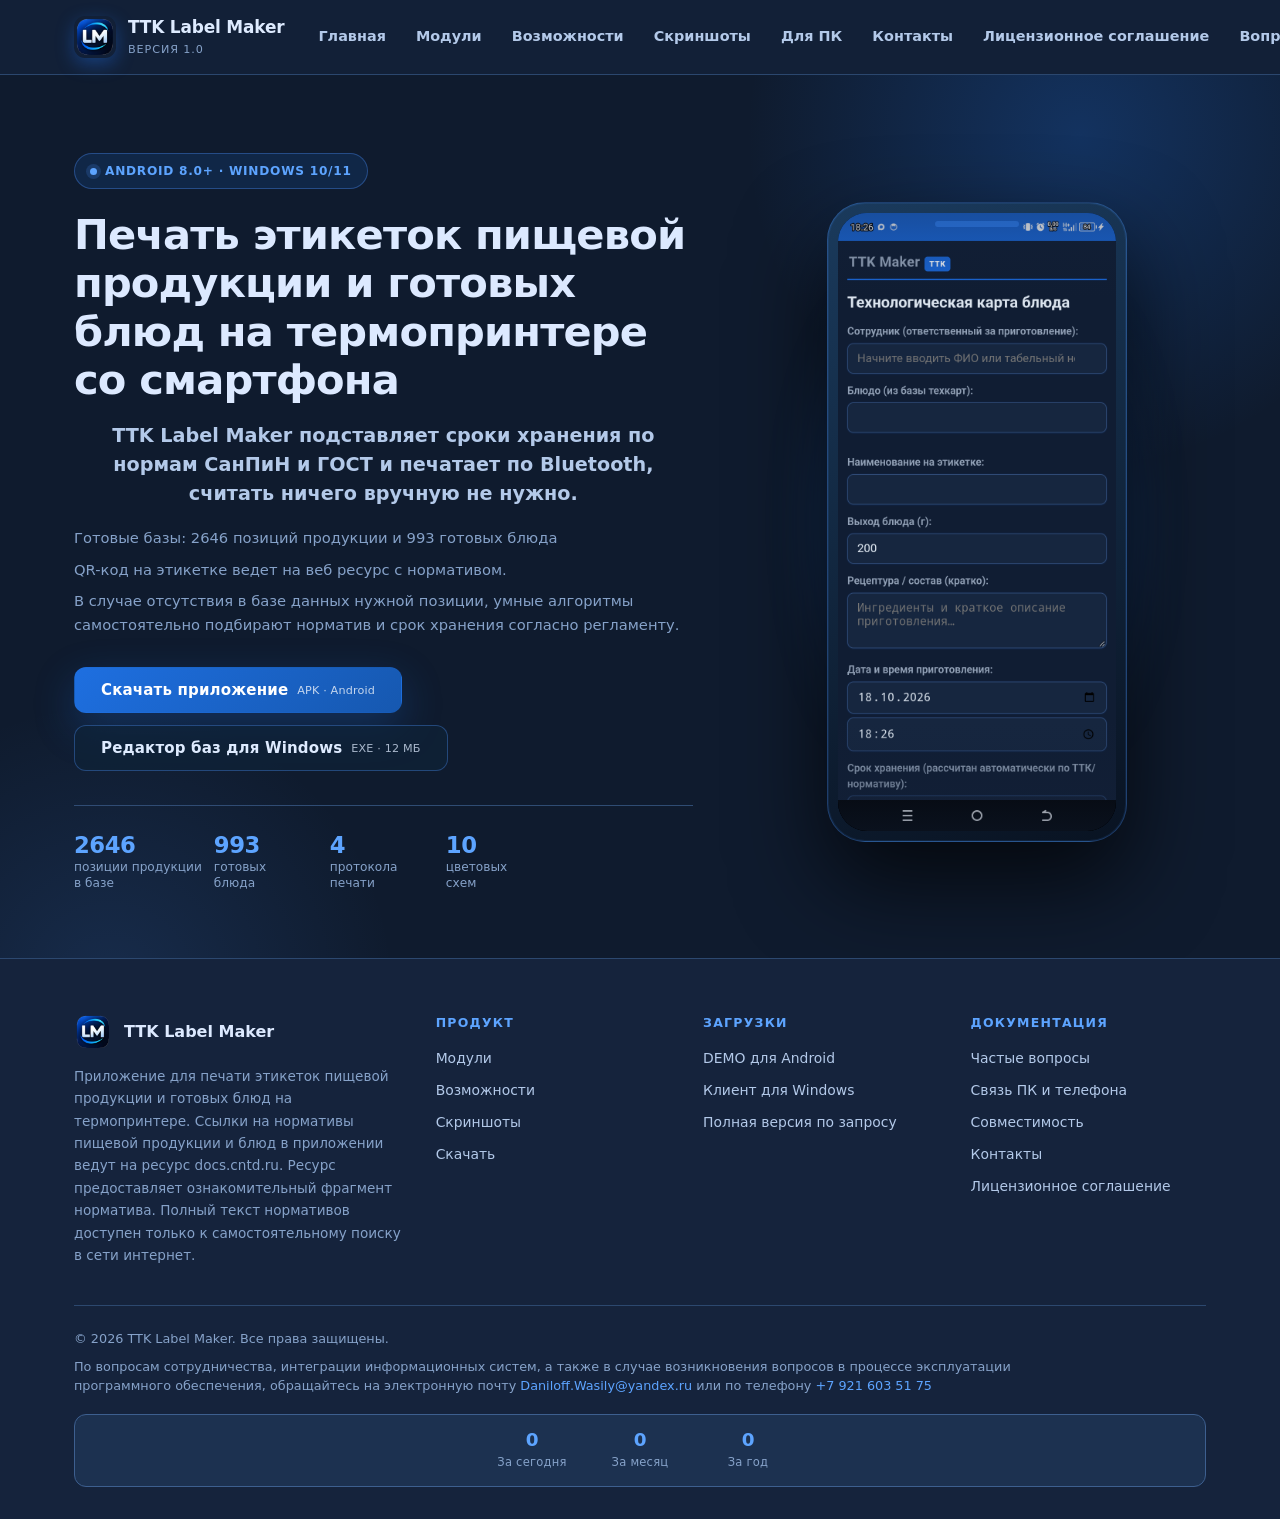
<file: index.html>
<!DOCTYPE html>
<html lang="ru" style="background:#0f1b2e">
<head>
  <meta name="yandex-verification" content="1dbeeea956ad9c29" />
<meta charset="UTF-8">
  <meta name="viewport" content="width=device-width, initial-scale=1">
  
<meta name="color-scheme" content="dark"><title>Печать этикеток на термопринтере — TTK Label Maker | Скачать APK</title>
  <meta name="description" content="Печать этикеток и ценников на термопринтере со смартфона. TTK Label Maker: 2646 позиций, 993 техкарты с нормами СанПиН и ГОСТ, QR-код, Bluetooth-печать.">
  <meta name="keywords" content="печать этикеток, этикетки на термопринтере, печать ценников, TTK Label Maker, этикетки, техкарты, СанПиН, ГОСТ, QR-код, Android, Bluetooth-печать, скачать APK">
  <meta name="theme-color" content="#050a14">
  <meta property="og:type" content="website">
  <meta property="og:title" content="Печать этикеток на термопринтере — TTK Label Maker">
  <meta property="og:description" content="Печать этикеток пищевой продукции на термопринтере со смартфона. Готовые базы с нормами СанПиН и ГОСТ, QR-код, Bluetooth-печать, редактор баз для Windows.">
  <meta property="og:image" content="https://wasso75.github.io/ttk-label-maker/assets/img/app-icon.png">
  <meta property="og:url" content="https://wasso75.github.io/ttk-label-maker/">
  <link rel="icon" type="image/png" href="assets/img/app-icon.png">
  <link rel="stylesheet" href="assets/css/style.css?v=20261026b">
  <link rel="canonical" href="https://wasso75.github.io/ttk-label-maker/">

  <script type="application/ld+json">
  {
    "@context": "https://schema.org",
    "@type": "SoftwareApplication",
    "name": "TTK Label Maker",
    "alternateName": "Печать этикеток на термопринтере",
    "applicationCategory": "BusinessApplication",
    "operatingSystem": "Android, Windows",
    "description": "Приложение для печати этикеток пищевой продукции и техкарт на термопринтере со смартфона. Базы с нормами СанПиН и ГОСТ, QR-код, Bluetooth-печать.",
    "offers": {
      "@type": "Offer",
      "price": "0",
      "priceCurrency": "RUB"
    },
    "aggregateRating": {
      "@type": "AggregateRating",
      "ratingValue": "4.8",
      "ratingCount": "127"
    }
  }
  </script>

  <!-- Yandex.Metrika counter -->
  <script type="text/javascript">
    (function (m, e, t, r, i, k, a) {
      m[i] = m[i] || function () { (m[i].a = m[i].a || []).push(arguments); };
      m[i].l = 1 * new Date();
      for (var j = 0; j < document.scripts.length; j++) { if (document.scripts[j].src === r) { return; } }
      k = e.createElement(t), a = e.getElementsByTagName(t)[0], k.async = 1, k.src = r, a.parentNode.insertBefore(k, a);
    })(window, document, "script", "https://mc.yandex.ru/metrika/tag.js", "ym");

    ym(113813533, "init", {
      clickmap: true,
      trackLinks: true,
      accurateTrackBounce: true,
      webvisor: true
    });
  </script>
  <noscript><div><img src="https://mc.yandex.ru/watch/113813533" style="position:absolute; left:-9999px;" alt="" /></div></noscript>
  <!-- /Yandex.Metrika counter -->
</head>
</head>
<body>

  <header class="header">
    <div class="container header__inner">
      <a class="brand" href="index.html">
        <img class="brand__icon" src="assets/img/app-icon.png" alt="Иконка TTK Label Maker" width="42" height="42">
        <span>
          <span class="brand__name">TTK Label Maker</span>
          <span class="brand__sub">версия 1.0</span>
        </span>
      </a>

      <nav id="mainNav">
          <ul class="nav">
            <li><a href="index.html">Главная</a></li>
            <li><a href="modules.html">Модули</a></li>
            <li><a href="features.html">Возможности</a></li>
            <li><a href="screens.html">Скриншоты</a></li>
            <li><a href="pc.html">Для ПК</a></li>
            <li><a href="contacts.html">Контакты</a></li>
            <li><a href="license.html">Лицензионное соглашение</a></li>
            <li><a href="faq.html">Вопросы</a></li>
          </ul>
      </nav>

      <button class="nav-toggle" id="navToggle" type="button" aria-label="Открыть меню" aria-expanded="false" aria-controls="mainNav">
        <span class="nav-toggle__icon">
          <span class="nav-toggle__bar"></span>
          <span class="nav-toggle__bar"></span>
          <span class="nav-toggle__bar"></span>
        </span>
        <span class="nav-toggle__label">Меню</span>
      </button>

      <div class="header__cta">
        <a class="btn btn--primary btn--sm" href="download.html">Скачать</a>
      </div>
    </div>
  </header>

  <main id="top">
    <section class="hero">
      <div class="container hero__grid">
        <div>
          <span class="badge"><span class="badge__dot"></span> Android 8.0+ · Windows 10/11</span>

          <h1>Печать этикеток пищевой продукции и готовых блюд на термопринтере со смартфона</h1>

          <h2 class="hero__subtitle">TTK Label Maker подставляет сроки хранения по нормам СанПиН и ГОСТ и печатает по Bluetooth, считать ничего вручную не нужно.</h2>

          <h3 class="hero__note">Готовые базы: 2646 позиций продукции и 993 готовых блюда</h3>
          <h3 class="hero__note">QR-код на этикетке ведет на веб ресурс с нормативом.</h3>
          <h3 class="hero__note">В случае отсутствия в базе данных нужной позиции, умные алгоритмы самостоятельно подбирают норматив и срок хранения согласно регламенту.</h3>

          <div class="hero__actions">
            <a class="btn btn--primary" href="download.html">
              Скачать приложение
              <span class="btn__note">APK · Android</span>
            </a>
            <a class="btn btn--ghost" href="download/TTK-Label-Client.exe" download>
              Редактор баз для Windows
              <span class="btn__note">EXE · 12 МБ</span>
            </a>
          </div>

          <div class="hero__stats">
            <div class="stat">
              <div class="stat__value">2646</div>
              <div class="stat__label">позиции продукции<br>в базе</div>
            </div>
            <div class="stat">
              <div class="stat__value">993</div>
              <div class="stat__label">готовых<br>блюда</div>
            </div>
            <div class="stat">
              <div class="stat__value">4</div>
              <div class="stat__label">протокола<br>печати</div>
            </div>
            <div class="stat">
              <div class="stat__value">10</div>
              <div class="stat__label">цветовых<br>схем</div>
            </div>
          </div>
        </div>

        <div class="phone">
          <span class="phone__glow"></span>
          <div class="phone__screen">
            <img src="assets/img/screen-ttk.png" alt="Экран приложения: технологическая карта блюда" width="720" height="1600">
          </div>
        </div>
      </div>
    </section>
  </main>

  <footer class="footer">
    <div class="container">
      <div class="footer__grid">
        <div>
          <div class="footer__brand">
            <img src="assets/img/app-icon.png" alt="" width="38" height="38" loading="lazy">
            <span>TTK Label Maker</span>
          </div>
          <p>
            Приложение для печати этикеток пищевой продукции и готовых блюд на термопринтере. Ссылки на нормативы пищевой продукции и блюд в приложении ведут на ресурс docs.cntd.ru. Ресурс предоставляет ознакомительный фрагмент норматива. Полный текст нормативов доступен только к самостоятельному поиску в сети интернет.
          </p>
        </div>

        <div>
          <h4>Продукт</h4>
          <ul>
            <li><a href="modules.html">Модули</a></li>
            <li><a href="features.html">Возможности</a></li>
            <li><a href="screens.html">Скриншоты</a></li>
            <li><a href="download.html">Скачать</a></li>
          </ul>
        </div>

        <div>
          <h4>Загрузки</h4>
          <ul>
            <li><a href="download/TTK-Label-DEMO-v1.0.apk">DEMO для Android</a></li>
            <li><a href="download/TTK-Label-Client.exe" download>Клиент для Windows</a></li>
            <li><a href="contacts.html">Полная версия по запросу</a></li>
          </ul>
        </div>

        <div>
          <h4>Документация</h4>
          <ul>
            <li><a href="faq.html">Частые вопросы</a></li>
            <li><a href="pc.html">Связь ПК и телефона</a></li>
            <li><a href="Compatibility.html">Совместимость</a></li>
            <li><a href="contacts.html">Контакты</a></li>
            <li><a href="license.html">Лицензионное соглашение</a></li>
          </ul>
        </div>
      </div>

      <div class="footer__bottom">
        <span>© 2026 TTK Label Maker. Все права защищены.</span>
        <span class="footer__legal">По вопросам сотрудничества, интеграции информационных систем, а также в случае возникновения вопросов в процессе эксплуатации программного обеспечения, обращайтесь на электронную почту <a href="mailto:Daniloff.Wasily@yandex.ru">Daniloff.Wasily@yandex.ru</a> или по телефону <a href="tel:+79216035175">+7 921 603 51 75</a></span>
      </div>

      <div class="footer__stats" id="footerStats" aria-label="Статистика посещений">
        <span class="footer__stat">
          <b class="footer__stat-num" data-k="today">–</b>
          <span class="footer__stat-lbl">За сегодня</span>
        </span>
        <span class="footer__stat">
          <b class="footer__stat-num" data-k="month">–</b>
          <span class="footer__stat-lbl">За месяц</span>
        </span>
        <span class="footer__stat">
          <b class="footer__stat-num" data-k="total">–</b>
          <span class="footer__stat-lbl">За год</span>
        </span>
      </div>
    </div>
  </footer>

  <button class="to-top" id="toTop" type="button" aria-label="Наверх">↑</button>

  <button class="to-top" id="toTop" type="button" aria-label="Наверх">↑</button>

  <div class="cursor-trail" id="cursorTrail" aria-hidden="true"></div>
  <div class="cursor-glow" id="cursorGlow" aria-hidden="true"></div>

  <script>
    (function () {
      var toTop = document.getElementById('toTop');

      window.addEventListener('scroll', function () {
        if (window.scrollY > 700) {
          toTop.classList.add('is-visible');
        } else {
          toTop.classList.remove('is-visible');
        }
      }, { passive: true });

      toTop.addEventListener('click', function () {
        window.scrollTo({ top: 0, behavior: 'smooth' });
      });

      // Мобильное меню (гамбургер)
      var navToggle = document.getElementById('navToggle');
      var mainNav = document.getElementById('mainNav');
      if (navToggle && mainNav) {
        navToggle.addEventListener('click', function () {
          var open = mainNav.classList.toggle('is-open');
          navToggle.setAttribute('aria-expanded', open ? 'true' : 'false');
          navToggle.setAttribute('aria-label', open ? 'Закрыть меню' : 'Открыть меню');
        });

        mainNav.addEventListener('click', function (e) {
          if (e.target && e.target.tagName === 'A') {
            mainNav.classList.remove('is-open');
            navToggle.setAttribute('aria-expanded', 'false');
            navToggle.setAttribute('aria-label', 'Открыть меню');
          }
        });
      }

      document.querySelectorAll('[data-file]').forEach(function (btn) {
        btn.addEventListener('click', function () {
          var file = btn.getAttribute('data-file');
          var isApk = /\.apk$/i.test(file);

          if (isApk) {
            window.location.href = file;
            var box = document.getElementById('install');
            if (box) {
              box.classList.remove('is-highlight');
              void box.offsetWidth;
              box.classList.add('is-highlight');
              box.scrollIntoView({ behavior: 'smooth', block: 'center' });
            }
            return;
          }

          var link = document.createElement('a');
          link.href = file;
          link.download = '';
          document.body.appendChild(link);
          link.click();
          document.body.removeChild(link);
        });
      });

      // Сияние и шлейф, следующие за курсором
      var glow = document.getElementById('cursorGlow');
      var trail = document.getElementById('cursorTrail');
      var calm = window.matchMedia('(prefers-reduced-motion: reduce)').matches;
      var fine = window.matchMedia('(hover: hover) and (pointer: fine)').matches;

      if (glow && trail && fine) {
        var tx = 0, ty = 0;
        var s = { x: 0, y: 0 }, c = { x: 0, y: 0 };
        var raf = null, alive = false;

        var move = function () {
          var k1 = calm ? 1 : 0.07;   // шлейф
          var k2 = calm ? 1 : 0.2;    // ядро

          s.x += (tx - s.x) * k1; s.y += (ty - s.y) * k1;
          c.x += (tx - c.x) * k2; c.y += (ty - c.y) * k2;

          trail.style.transform = 'translate3d(' + s.x.toFixed(1) + 'px,' + s.y.toFixed(1) + 'px,0)';
          glow.style.transform = 'translate3d(' + c.x.toFixed(1) + 'px,' + c.y.toFixed(1) + 'px,0)';

          if (Math.abs(tx - s.x) > 0.3 || Math.abs(ty - s.y) > 0.3 ||
              Math.abs(tx - c.x) > 0.3 || Math.abs(ty - c.y) > 0.3) {
            raf = requestAnimationFrame(move);
          } else {
            raf = null;
          }
        };

        var start = function () {
          if (!alive) {
            alive = true;
            s.x = tx; s.y = ty; c.x = tx; c.y = ty;
          }
          trail.classList.add('is-visible');
          glow.classList.add('is-visible');
          if (raf === null) {
            raf = requestAnimationFrame(move);
          }
        };

        var stop = function () {
          trail.classList.remove('is-visible');
          glow.classList.remove('is-visible');
        };

        document.addEventListener('mousemove', function (e) {
          tx = e.clientX;
          ty = e.clientY;
          start();
        }, { passive: true });

        document.addEventListener('touchstart', stop, { passive: true });
        document.addEventListener('mouseleave', stop);
        window.addEventListener('blur', stop);
      }

      // Копирование email/телефона в буфер с краткой подписью
      document.querySelectorAll('.contact-link--copy').forEach(function (link) {
        link.addEventListener('click', function (e) {
          var text = link.getAttribute('data-copy') || '';
          var label = link.getAttribute('data-copy-label') || 'Скопировано';

          // Кнопка «Запросить полную версию»: клик копирует адрес, а не открывает почтовик
          if (link.hasAttribute('data-tooltip')) {
            e.preventDefault();
          }

          function copied() {
            showCopyToast(e, label);
          }

          if (navigator.clipboard && navigator.clipboard.writeText) {
            navigator.clipboard.writeText(text).then(copied).catch(function () { fallbackCopy(text, link, copied); });
          } else {
            fallbackCopy(text, link, copied);
          }
        });
      });

      function fallbackCopy(text, link, done) {
        var ta = document.createElement('textarea');
        ta.value = text;
        ta.style.position = 'fixed';
        ta.style.opacity = '0';
        document.body.appendChild(ta);
        ta.select();
        try { document.execCommand('copy'); } catch (err) {}
        document.body.removeChild(ta);
        done();
      }

      function showCopyToast(e, label) {
        var toast = document.getElementById('copyToast');
        if (!toast) {
          toast = document.createElement('div');
          toast.id = 'copyToast';
          toast.className = 'copy-toast';
          document.body.appendChild(toast);
        }
        var x = (e && e.clientX) || window.innerWidth / 2;
        var y = (e && e.clientY) || window.innerHeight / 2;
        toast.textContent = label;
        toast.style.left = x + 'px';
        toast.style.top = y + 'px';
        toast.classList.add('is-visible');
        clearTimeout(toast._t);
        toast._t = setTimeout(function () {
          toast.classList.remove('is-visible');
        }, 1600);
      }

      // Плавное раскрытие/сворачивание FAQ — управляем вручную (перехват клика),
      // чтобы анимация шла плавно в обе стороны (нативный details скрывал мгновенно)
      document.querySelectorAll('.faq details').forEach(function (detail) {
        var body = detail.querySelector('.faq__answer');
        if (!body) return;

        // начальное состояние: если открыто (напр. восстановлено навигацией) — показать
        function toOpen() {
          body.classList.remove('is-closed');
          body.style.maxHeight = '0px';
          // ждём кадр, чтобы контент был отрендерен, потом замеряем и анимируем
          requestAnimationFrame(function () {
            var h = body.scrollHeight;
            body.style.maxHeight = h + 'px';
          });
        }

        function toClose() {
          body.style.maxHeight = body.scrollHeight + 'px';
          void body.offsetHeight;
          body.classList.add('is-closed');
          // после анимации реально закрываем details
          clearTimeout(detail._t);
          detail._t = setTimeout(function () {
            detail.open = false;
            body.style.maxHeight = '';
          }, 500);
        }

        if (detail.open) {
          toOpen();
        } else {
          body.classList.add('is-closed');
          body.style.maxHeight = '0px';
        }

        var summary = detail.querySelector('summary');
        summary.addEventListener('click', function (e) {
          e.preventDefault();
          if (detail.open) {
            toClose();
          } else {
            detail.open = true;
            toOpen();
          }
        });
      });

      // Скриншоты: без открытия на весь экран, только подсветка при наведении/тапе
      document.querySelectorAll('.gallery .shot__frame img, .win-shot__frame img, .win-fmt__frame img').forEach(function (img) {
        var frame = img.closest('.shot__frame, .win-shot__frame, .win-fmt__frame');
        if (frame) {
          frame.addEventListener('mouseenter', function () {
            frame.classList.add('is-hover');
          });
          frame.addEventListener('mouseleave', function () {
            frame.classList.remove('is-hover');
          });
        }
      });
    })();
  </script>

  <script>
    // Статистика посещений из Яндекс.Метрики (API)
    (function () {
      var CID = '113813533';
      var TOKEN = 'y0__wgBEJ-TziwY8dtNIJLzoMUZBxt44lhW3Wht_YZVXOSJeooBLZM';
      var box = document.getElementById('footerStats');
      if (!box) return;

      function fmt(n) {
        n = Math.round(n || 0);
        return n.toString().replace(/\B(?=(\d{3})+(?!\d))/g, ' ');
      }

      function set(key, val) {
        var el = box.querySelector('[data-k="' + key + '"]');
        if (el) {
          var shown = val;
          el.textContent = fmt(shown);
        }
      }

      function load() {
        var _now = new Date();
        var todayStr = _now.getFullYear() + '-' + String(_now.getMonth() + 1).padStart(2, '0') + '-' + String(_now.getDate()).padStart(2, '0');
        var urlToday = 'https://api-metrika.yandex.net/stat/v1/data?ids=' + CID +
          '&metrics=ym:s:visits&date1=' + todayStr + '&date2=' + todayStr + '&group=day&dimensions=ym:s:date';
        var d1 = new Date();
        d1.setDate(1);
        var d1s = d1.getFullYear() + '-' + String(d1.getMonth() + 1).padStart(2, '0') + '-01';
        var urlMonth = 'https://api-metrika.yandex.net/stat/v1/data?ids=' + CID +
          '&metrics=ym:s:visits&date1=' + d1s + '&date2=today';
        var urlTotal = 'https://api-metrika.yandex.net/stat/v1/data?ids=' + CID +
          '&metrics=ym:s:visits&date1=' + _now.getFullYear() + '-01-01&date2=today';

        function get(u, cb) {
          fetch(u, { headers: { 'Authorization': 'OAuth ' + TOKEN } })
            .then(function (r) { return r.json(); })
            .then(function (j) { cb((j && j.totals) ? j.totals[0] : 0); })
            .catch(function () { cb(0); });
        }

        get(urlToday, function (v) { set('today', v); });
        get(urlMonth, function (v) { set('month', v); });
        get(urlTotal, function (v) { set('total', v); });
      }

      load();
    })();
  </script>


  <script>
    // Плавный переход между страницами (затухание)
    (function () {
      function isInternal(href) {
        if (!href) return false;
        if (href.charAt(0) === '#') return false;
        if (/^(mailto:|tel:|download:)/i.test(href)) return false;
        if (/^https?:\/\//i.test(href)) return href.indexOf(location.origin) === 0;
        return true;
      }

      // затухание при появлении страницы
      document.documentElement.classList.add('page-enter');

      // прослушиваем клики по внутренним ссылкам
      document.addEventListener('click', function (e) {
        var a = e.target && e.target.closest ? e.target.closest('a') : null;
        if (!a) return;
        var href = a.getAttribute('href');
        if (!href) return;
        if (!/.html(?:#|$)/i.test(href)) return;
        if (!isInternal(href)) return;
        e.preventDefault();
        document.body.classList.add('page-leave');
        setTimeout(function () {
          window.location.href = href;
        }, 320);
      }, true);
    })();
  </script>

  <script src="assets/download-tracker.js"></script>
</body>
</html>
</file>
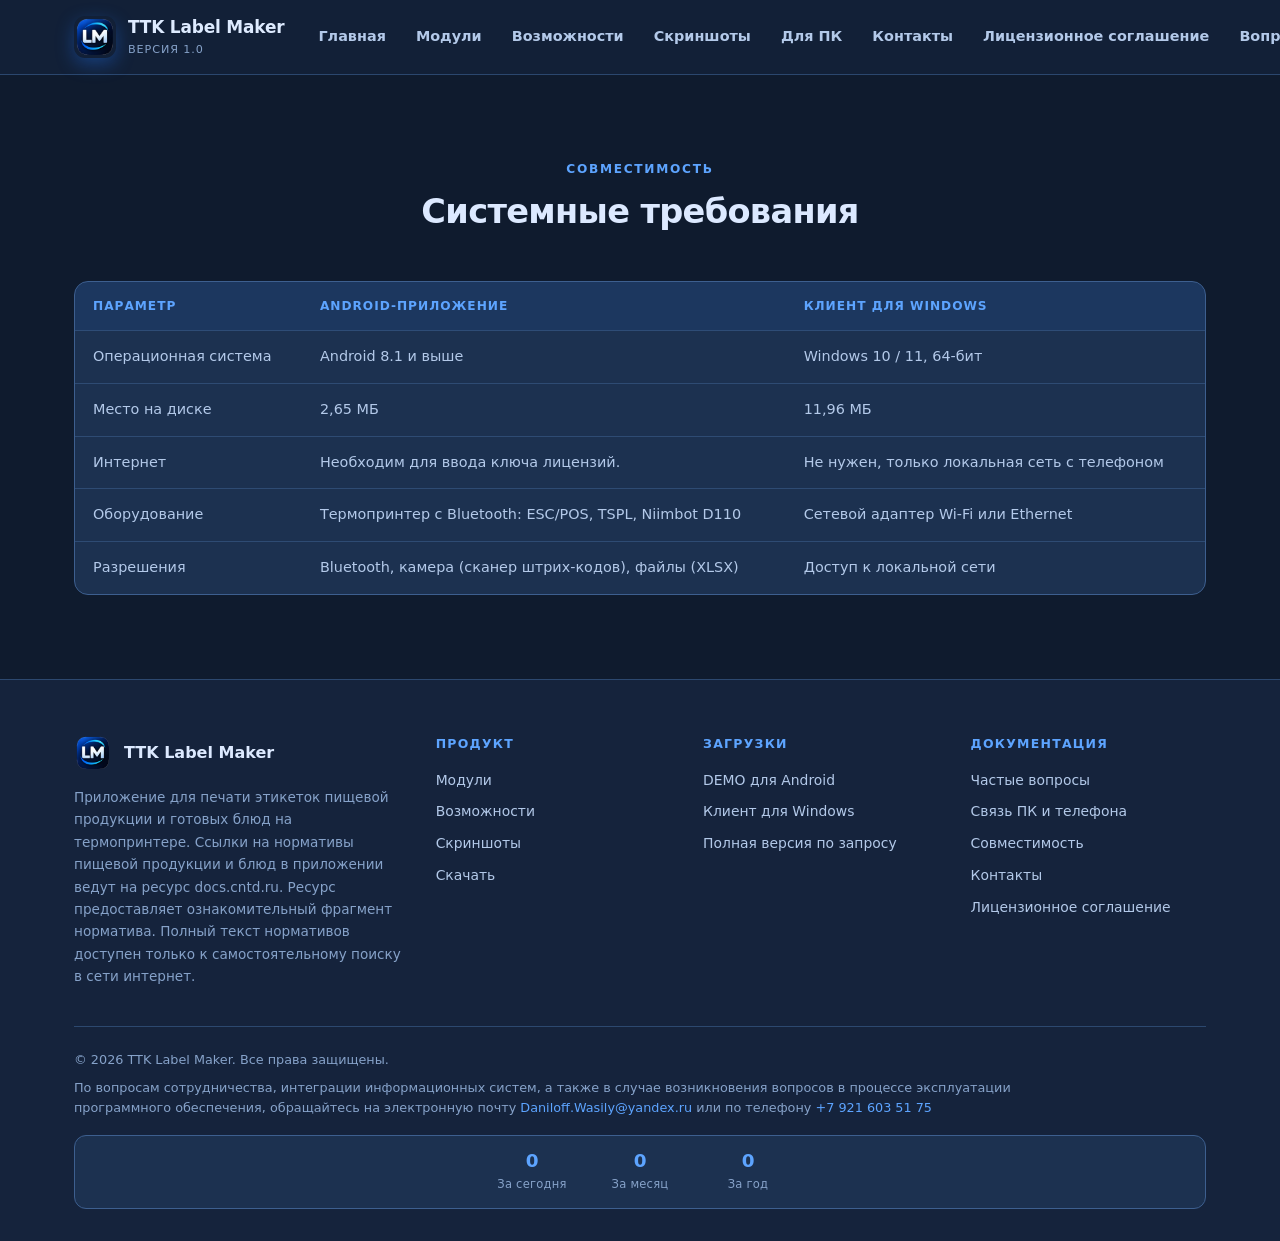
<file: Compatibility.html>
<!DOCTYPE html>
<html lang="ru" style="background:#0f1b2e">
<head>
<meta charset="UTF-8">
  <meta name="viewport" content="width=device-width, initial-scale=1">
  
<meta name="color-scheme" content="dark"><title>Совместимость и системные требования — TTK Label Maker</title>
  <meta name="description" content="Системные требования и совместимость TTK Label Maker: Android 8.0 и выше, Windows 10/11 64-бит, термопринтеры ESC/POS, TSPL и Niimbot D110.">
  <meta name="keywords" content="TTK Label Maker, этикетки, термопринтер, технологические карты, ТТК, СанПиН, ГОСТ, QR-код, Android, печать по Bluetooth, скачать APK">
  <meta name="theme-color" content="#050a14">
  <meta property="og:type" content="website">
  <meta property="og:title" content="TTK Label Maker — этикетки и техкарты с телефона">
  <meta property="og:description" content="Печать этикеток и технологических карт прямо со смартфона. Готовые базы с нормами хранения, QR-код, Bluetooth-печать, Windows-редактор баз.">
  <meta property="og:image" content="https://wasso75.github.io/ttk-label-maker/assets/img/app-icon.png">
  <meta property="og:url" content="https://wasso75.github.io/ttk-label-maker/Compatibility.html">
  <link rel="icon" type="image/png" href="assets/img/app-icon.png">
  <link rel="stylesheet" href="assets/css/style.css?v=20261026b">

  <!-- Yandex.Metrika counter -->
  <script type="text/javascript">
    (function (m, e, t, r, i, k, a) {
      m[i] = m[i] || function () { (m[i].a = m[i].a || []).push(arguments); };
      m[i].l = 1 * new Date();
      for (var j = 0; j < document.scripts.length; j++) { if (document.scripts[j].src === r) { return; } }
      k = e.createElement(t), a = e.getElementsByTagName(t)[0], k.async = 1, k.src = r, a.parentNode.insertBefore(k, a);
    })(window, document, "script", "https://mc.yandex.ru/metrika/tag.js", "ym");

    ym(113813533, "init", {
      clickmap: true,
      trackLinks: true,
      accurateTrackBounce: true,
      webvisor: true
    });
  </script>
  <noscript><div><img src="https://mc.yandex.ru/watch/113813533" style="position:absolute; left:-9999px;" alt="" /></div></noscript>
  <!-- /Yandex.Metrika counter -->
  <script type="application/ld+json">
{
  "@context": "https://schema.org",
  "@type": "BreadcrumbList",
  "itemListElement": [
    {
      "@type": "ListItem",
      "position": 1,
      "name": "Главная",
      "item": "https://wasso75.github.io/ttk-label-maker/"
    },
    {
      "@type": "ListItem",
      "position": 2,
      "name": "Совместимость и системные требования",
      "item": "https://wasso75.github.io/ttk-label-maker/Compatibility.html"
    }
  ]
}
  </script>
</head>
</head>
<body>

  <header class="header">
    <div class="container header__inner">
      <a class="brand" href="index.html">
        <img class="brand__icon" src="assets/img/app-icon.png" alt="Иконка TTK Label Maker" width="42" height="42">
        <span>
          <span class="brand__name">TTK Label Maker</span>
          <span class="brand__sub">версия 1.0</span>
        </span>
      </a>

      <nav id="mainNav">
          <ul class="nav">
            <li><a href="index.html">Главная</a></li>
            <li><a class="is-active" href="modules.html">Модули</a></li>
            <li><a href="features.html">Возможности</a></li>
            <li><a href="screens.html">Скриншоты</a></li>
            <li><a href="pc.html">Для ПК</a></li>
            <li><a href="contacts.html">Контакты</a></li>
            <li><a href="license.html">Лицензионное соглашение</a></li>
            <li><a href="faq.html">Вопросы</a></li>
          </ul>
      </nav>

      <button class="nav-toggle" id="navToggle" type="button" aria-label="Открыть меню" aria-expanded="false" aria-controls="mainNav">
        <span class="nav-toggle__icon">
          <span class="nav-toggle__bar"></span>
          <span class="nav-toggle__bar"></span>
          <span class="nav-toggle__bar"></span>
        </span>
        <span class="nav-toggle__label">Меню</span>
      </button>

      <div class="header__cta">
        <a class="btn btn--primary btn--sm" href="download.html">Скачать</a>
      </div>
    </div>
  </header>

    <main id="top">

    <section class="section" id="compat">
      <div class="container">
        <div class="section__head">
          <span class="section__eyebrow">Совместимость</span>
          <h1 class="section__title">Системные требования</h1>
        </div>

        <div class="table-wrap">
          <table>
            <thead>
              <tr>
                <th>Параметр</th>
                <th>Android-приложение</th>
                <th>Клиент для Windows</th>
              </tr>
            </thead>
            <tbody>
              <tr>
                <td data-label="Параметр">Операционная система</td>
                <td data-label="Android-приложение">Android 8.1 и выше</td>
                <td data-label="Клиент для Windows">Windows 10 / 11, 64-бит</td>
              </tr>
              <tr>
                <td data-label="Параметр">Место на диске</td>
                <td data-label="Android-приложение">2,65 МБ</td>
                <td data-label="Клиент для Windows">11,96 МБ</td>
              </tr>
              <tr>
                <td data-label="Параметр">Интернет</td>
                <td data-label="Android-приложение">Необходим для ввода ключа лицензий.</td>
                <td data-label="Клиент для Windows">Не нужен, только локальная сеть с телефоном</td>
              </tr>
              <tr>
                <td data-label="Параметр">Оборудование</td>
                <td data-label="Android-приложение">Термопринтер с Bluetooth: ESC/POS, TSPL, Niimbot D110</td>
                <td data-label="Клиент для Windows">Сетевой адаптер Wi-Fi или Ethernet</td>
              </tr>
              <tr>
                <td data-label="Параметр">Разрешения</td>
                <td data-label="Android-приложение">Bluetooth, камера (сканер штрих-кодов), файлы (XLSX)</td>
                <td data-label="Клиент для Windows">Доступ к локальной сети</td>
              </tr>
            </tbody>
          </table>
        </div>
      </div>
    </section>

  </main>

  <footer class="footer">
    <div class="container">
      <div class="footer__grid">
        <div>
          <div class="footer__brand">
            <img src="assets/img/app-icon.png" alt="" width="38" height="38" loading="lazy">
            <span>TTK Label Maker</span>
          </div>
          <p>
            Приложение для печати этикеток пищевой продукции и готовых блюд на термопринтере. Ссылки на нормативы пищевой продукции и блюд в приложении ведут на ресурс docs.cntd.ru. Ресурс предоставляет ознакомительный фрагмент норматива. Полный текст нормативов доступен только к самостоятельному поиску в сети интернет.
          </p>
        </div>

        <div>
          <h4>Продукт</h4>
          <ul>
            <li><a href="modules.html">Модули</a></li>
            <li><a href="features.html">Возможности</a></li>
            <li><a href="screens.html">Скриншоты</a></li>
            <li><a href="download.html">Скачать</a></li>
          </ul>
        </div>

        <div>
          <h4>Загрузки</h4>
          <ul>
            <li><a href="download/TTK-Label-DEMO-v1.0.apk">DEMO для Android</a></li>
            <li><a href="download/TTK-Label-Client.exe" download>Клиент для Windows</a></li>
            <li><a href="contacts.html">Полная версия по запросу</a></li>
          </ul>
        </div>

        <div>
          <h4>Документация</h4>
          <ul>
            <li><a href="faq.html">Частые вопросы</a></li>
            <li><a href="pc.html">Связь ПК и телефона</a></li>
            <li><a href="Compatibility.html">Совместимость</a></li>
            <li><a href="contacts.html">Контакты</a></li>
            <li><a href="license.html">Лицензионное соглашение</a></li>
          </ul>
        </div>
      </div>

      <div class="footer__bottom">
        <span>© 2026 TTK Label Maker. Все права защищены.</span>
        <span class="footer__legal">По вопросам сотрудничества, интеграции информационных систем, а также в случае возникновения вопросов в процессе эксплуатации программного обеспечения, обращайтесь на электронную почту <a href="mailto:Daniloff.Wasily@yandex.ru">Daniloff.Wasily@yandex.ru</a> или по телефону <a href="tel:+79216035175">+7 921 603 51 75</a></span>
      </div>

      <div class="footer__stats" id="footerStats" aria-label="Статистика посещений">
        <span class="footer__stat">
          <b class="footer__stat-num" data-k="today">–</b>
          <span class="footer__stat-lbl">За сегодня</span>
        </span>
        <span class="footer__stat">
          <b class="footer__stat-num" data-k="month">–</b>
          <span class="footer__stat-lbl">За месяц</span>
        </span>
        <span class="footer__stat">
          <b class="footer__stat-num" data-k="total">–</b>
          <span class="footer__stat-lbl">За год</span>
        </span>
      </div>
    </div>
  </footer>

  <button class="to-top" id="toTop" type="button" aria-label="Наверх">↑</button>

  <button class="to-top" id="toTop" type="button" aria-label="Наверх">↑</button>

  <div class="cursor-trail" id="cursorTrail" aria-hidden="true"></div>
  <div class="cursor-glow" id="cursorGlow" aria-hidden="true"></div>

  <script>
    (function () {
      var toTop = document.getElementById('toTop');

      window.addEventListener('scroll', function () {
        if (window.scrollY > 700) {
          toTop.classList.add('is-visible');
        } else {
          toTop.classList.remove('is-visible');
        }
      }, { passive: true });

      toTop.addEventListener('click', function () {
        window.scrollTo({ top: 0, behavior: 'smooth' });
      });

      // Мобильное меню (гамбургер)
      var navToggle = document.getElementById('navToggle');
      var mainNav = document.getElementById('mainNav');
      if (navToggle && mainNav) {
        navToggle.addEventListener('click', function () {
          var open = mainNav.classList.toggle('is-open');
          navToggle.setAttribute('aria-expanded', open ? 'true' : 'false');
          navToggle.setAttribute('aria-label', open ? 'Закрыть меню' : 'Открыть меню');
        });

        mainNav.addEventListener('click', function (e) {
          if (e.target && e.target.tagName === 'A') {
            mainNav.classList.remove('is-open');
            navToggle.setAttribute('aria-expanded', 'false');
            navToggle.setAttribute('aria-label', 'Открыть меню');
          }
        });
      }

      document.querySelectorAll('[data-file]').forEach(function (btn) {
        btn.addEventListener('click', function () {
          var file = btn.getAttribute('data-file');
          var isApk = /\.apk$/i.test(file);

          if (isApk) {
            window.location.href = file;
            var box = document.getElementById('install');
            if (box) {
              box.classList.remove('is-highlight');
              void box.offsetWidth;
              box.classList.add('is-highlight');
              box.scrollIntoView({ behavior: 'smooth', block: 'center' });
            }
            return;
          }

          var link = document.createElement('a');
          link.href = file;
          link.download = '';
          document.body.appendChild(link);
          link.click();
          document.body.removeChild(link);
        });
      });

      // Сияние и шлейф, следующие за курсором
      var glow = document.getElementById('cursorGlow');
      var trail = document.getElementById('cursorTrail');
      var calm = window.matchMedia('(prefers-reduced-motion: reduce)').matches;
      var fine = window.matchMedia('(hover: hover) and (pointer: fine)').matches;

      if (glow && trail && fine) {
        var tx = 0, ty = 0;
        var s = { x: 0, y: 0 }, c = { x: 0, y: 0 };
        var raf = null, alive = false;

        var move = function () {
          var k1 = calm ? 1 : 0.07;   // шлейф
          var k2 = calm ? 1 : 0.2;    // ядро

          s.x += (tx - s.x) * k1; s.y += (ty - s.y) * k1;
          c.x += (tx - c.x) * k2; c.y += (ty - c.y) * k2;

          trail.style.transform = 'translate3d(' + s.x.toFixed(1) + 'px,' + s.y.toFixed(1) + 'px,0)';
          glow.style.transform = 'translate3d(' + c.x.toFixed(1) + 'px,' + c.y.toFixed(1) + 'px,0)';

          if (Math.abs(tx - s.x) > 0.3 || Math.abs(ty - s.y) > 0.3 ||
              Math.abs(tx - c.x) > 0.3 || Math.abs(ty - c.y) > 0.3) {
            raf = requestAnimationFrame(move);
          } else {
            raf = null;
          }
        };

        var start = function () {
          if (!alive) {
            alive = true;
            s.x = tx; s.y = ty; c.x = tx; c.y = ty;
          }
          trail.classList.add('is-visible');
          glow.classList.add('is-visible');
          if (raf === null) {
            raf = requestAnimationFrame(move);
          }
        };

        var stop = function () {
          trail.classList.remove('is-visible');
          glow.classList.remove('is-visible');
        };

        document.addEventListener('mousemove', function (e) {
          tx = e.clientX;
          ty = e.clientY;
          start();
        }, { passive: true });

        document.addEventListener('touchstart', stop, { passive: true });
        document.addEventListener('mouseleave', stop);
        window.addEventListener('blur', stop);
      }

      // Копирование email/телефона в буфер с краткой подписью
      document.querySelectorAll('.contact-link--copy').forEach(function (link) {
        link.addEventListener('click', function (e) {
          var text = link.getAttribute('data-copy') || '';
          var label = link.getAttribute('data-copy-label') || 'Скопировано';

          // Кнопка «Запросить полную версию»: клик копирует адрес, а не открывает почтовик
          if (link.hasAttribute('data-tooltip')) {
            e.preventDefault();
          }

          function copied() {
            showCopyToast(e, label);
          }

          if (navigator.clipboard && navigator.clipboard.writeText) {
            navigator.clipboard.writeText(text).then(copied).catch(function () { fallbackCopy(text, link, copied); });
          } else {
            fallbackCopy(text, link, copied);
          }
        });
      });

      function fallbackCopy(text, link, done) {
        var ta = document.createElement('textarea');
        ta.value = text;
        ta.style.position = 'fixed';
        ta.style.opacity = '0';
        document.body.appendChild(ta);
        ta.select();
        try { document.execCommand('copy'); } catch (err) {}
        document.body.removeChild(ta);
        done();
      }

      function showCopyToast(e, label) {
        var toast = document.getElementById('copyToast');
        if (!toast) {
          toast = document.createElement('div');
          toast.id = 'copyToast';
          toast.className = 'copy-toast';
          document.body.appendChild(toast);
        }
        var x = (e && e.clientX) || window.innerWidth / 2;
        var y = (e && e.clientY) || window.innerHeight / 2;
        toast.textContent = label;
        toast.style.left = x + 'px';
        toast.style.top = y + 'px';
        toast.classList.add('is-visible');
        clearTimeout(toast._t);
        toast._t = setTimeout(function () {
          toast.classList.remove('is-visible');
        }, 1600);
      }

      // Плавное раскрытие/сворачивание FAQ — управляем вручную (перехват клика),
      // чтобы анимация шла плавно в обе стороны (нативный details скрывал мгновенно)
      document.querySelectorAll('.faq details').forEach(function (detail) {
        var body = detail.querySelector('.faq__answer');
        if (!body) return;

        // начальное состояние: если открыто (напр. восстановлено навигацией) — показать
        function toOpen() {
          body.classList.remove('is-closed');
          body.style.maxHeight = '0px';
          // ждём кадр, чтобы контент был отрендерен, потом замеряем и анимируем
          requestAnimationFrame(function () {
            var h = body.scrollHeight;
            body.style.maxHeight = h + 'px';
          });
        }

        function toClose() {
          body.style.maxHeight = body.scrollHeight + 'px';
          void body.offsetHeight;
          body.classList.add('is-closed');
          // после анимации реально закрываем details
          clearTimeout(detail._t);
          detail._t = setTimeout(function () {
            detail.open = false;
            body.style.maxHeight = '';
          }, 500);
        }

        if (detail.open) {
          toOpen();
        } else {
          body.classList.add('is-closed');
          body.style.maxHeight = '0px';
        }

        var summary = detail.querySelector('summary');
        summary.addEventListener('click', function (e) {
          e.preventDefault();
          if (detail.open) {
            toClose();
          } else {
            detail.open = true;
            toOpen();
          }
        });
      });

      // Скриншоты: без открытия на весь экран, только подсветка при наведении/тапе
      document.querySelectorAll('.gallery .shot__frame img, .win-shot__frame img, .win-fmt__frame img').forEach(function (img) {
        var frame = img.closest('.shot__frame, .win-shot__frame, .win-fmt__frame');
        if (frame) {
          frame.addEventListener('mouseenter', function () {
            frame.classList.add('is-hover');
          });
          frame.addEventListener('mouseleave', function () {
            frame.classList.remove('is-hover');
          });
        }
      });
    })();
  </script>

  <script>
    // Статистика посещений из Яндекс.Метрики (API)
    (function () {
      var CID = '113813533';
      var TOKEN = 'y0__wgBEJ-TziwY8dtNIJLzoMUZBxt44lhW3Wht_YZVXOSJeooBLZM';
      var box = document.getElementById('footerStats');
      if (!box) return;

      function fmt(n) {
        n = Math.round(n || 0);
        return n.toString().replace(/\B(?=(\d{3})+(?!\d))/g, ' ');
      }

      function set(key, val) {
        var el = box.querySelector('[data-k="' + key + '"]');
        if (el) {
          var shown = val;
          el.textContent = fmt(shown);
        }
      }

      function load() {
        var _now = new Date();
        var todayStr = _now.getFullYear() + '-' + String(_now.getMonth() + 1).padStart(2, '0') + '-' + String(_now.getDate()).padStart(2, '0');
        var urlToday = 'https://api-metrika.yandex.net/stat/v1/data?ids=' + CID +
          '&metrics=ym:s:visits&date1=' + todayStr + '&date2=' + todayStr + '&group=day&dimensions=ym:s:date';
        var d1 = new Date();
        d1.setDate(1);
        var d1s = d1.getFullYear() + '-' + String(d1.getMonth() + 1).padStart(2, '0') + '-01';
        var urlMonth = 'https://api-metrika.yandex.net/stat/v1/data?ids=' + CID +
          '&metrics=ym:s:visits&date1=' + d1s + '&date2=today';
        var urlTotal = 'https://api-metrika.yandex.net/stat/v1/data?ids=' + CID +
          '&metrics=ym:s:visits&date1=' + _now.getFullYear() + '-01-01&date2=today';

        function get(u, cb) {
          fetch(u, { headers: { 'Authorization': 'OAuth ' + TOKEN } })
            .then(function (r) { return r.json(); })
            .then(function (j) { cb((j && j.totals) ? j.totals[0] : 0); })
            .catch(function () { cb(0); });
        }

        get(urlToday, function (v) { set('today', v); });
        get(urlMonth, function (v) { set('month', v); });
        get(urlTotal, function (v) { set('total', v); });
      }

      load();
    })();
  </script>


  <script>
    // Плавный переход между страницами (затухание)
    (function () {
      function isInternal(href) {
        if (!href) return false;
        if (href.charAt(0) === '#') return false;
        if (/^(mailto:|tel:|download:)/i.test(href)) return false;
        if (/^https?:\/\//i.test(href)) return href.indexOf(location.origin) === 0;
        return true;
      }

      // затухание при появлении страницы
      document.documentElement.classList.add('page-enter');

      // прослушиваем клики по внутренним ссылкам
      document.addEventListener('click', function (e) {
        var a = e.target && e.target.closest ? e.target.closest('a') : null;
        if (!a) return;
        var href = a.getAttribute('href');
        if (!href) return;
        if (!/.html(?:#|$)/i.test(href)) return;
        if (!isInternal(href)) return;
        e.preventDefault();
        document.body.classList.add('page-leave');
        setTimeout(function () {
          window.location.href = href;
        }, 320);
      }, true);
    })();
  </script>

  <script src="assets/download-tracker.js"></script>
</body>
</html>
</file>
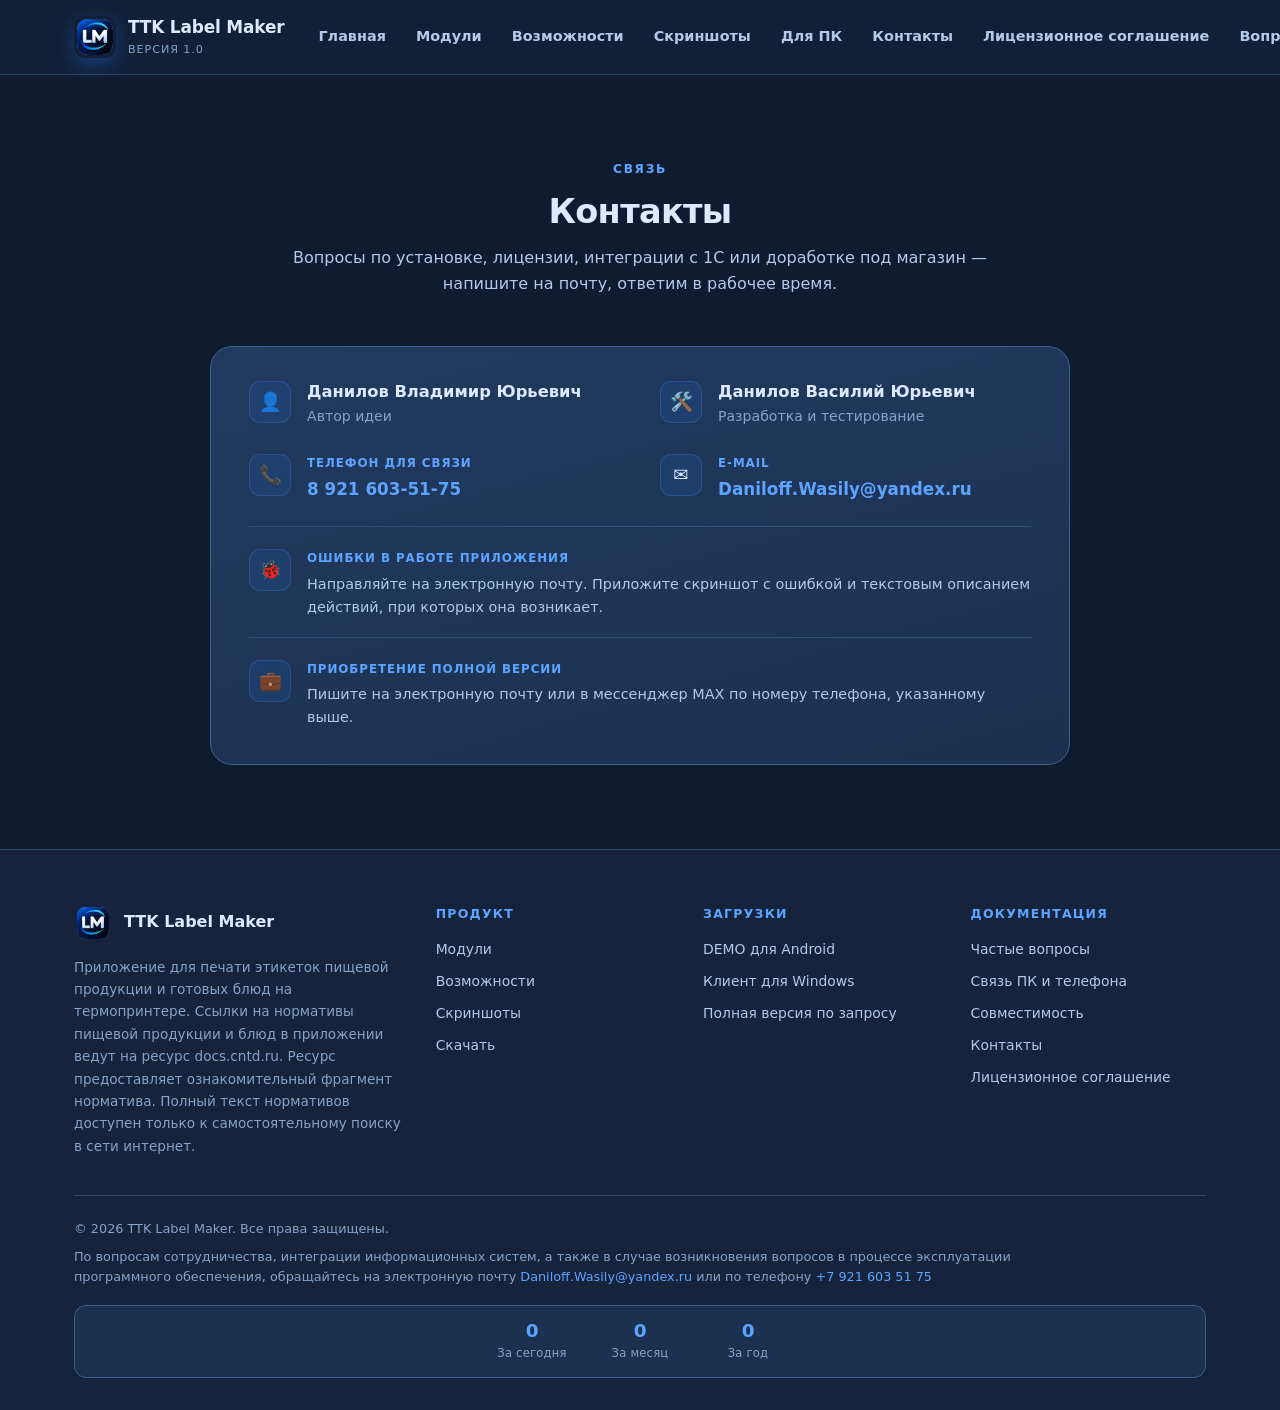
<file: contacts.html>
<!DOCTYPE html>
<html lang="ru" style="background:#0f1b2e">
<head>
<meta charset="UTF-8">
  <meta name="viewport" content="width=device-width, initial-scale=1">
  
<meta name="color-scheme" content="dark"><title>Контакты — TTK Label Maker, печать этикеток</title>
  <meta name="description" content="Контакты TTK Label Maker — приложение для печати этикеток и техкарт на термопринтере. Вопросы по установке, лицензии и интеграции — напишите нам.">
  <meta name="keywords" content="TTK Label Maker, этикетки, термопринтер, технологические карты, ТТК, СанПиН, ГОСТ, QR-код, Android, печать по Bluetooth, скачать APK">
  <meta name="theme-color" content="#050a14">
  <meta property="og:type" content="website">
  <meta property="og:title" content="TTK Label Maker — этикетки и техкарты с телефона">
  <meta property="og:description" content="Печать этикеток и технологических карт прямо со смартфона. Готовые базы с нормами хранения, QR-код, Bluetooth-печать, Windows-редактор баз.">
  <meta property="og:image" content="https://wasso75.github.io/ttk-label-maker/assets/img/app-icon.png">
  <meta property="og:url" content="https://wasso75.github.io/ttk-label-maker/contacts.html">
  <link rel="icon" type="image/png" href="assets/img/app-icon.png">
  <link rel="stylesheet" href="assets/css/style.css?v=20261026b">

  <!-- Yandex.Metrika counter -->
  <script type="text/javascript">
    (function (m, e, t, r, i, k, a) {
      m[i] = m[i] || function () { (m[i].a = m[i].a || []).push(arguments); };
      m[i].l = 1 * new Date();
      for (var j = 0; j < document.scripts.length; j++) { if (document.scripts[j].src === r) { return; } }
      k = e.createElement(t), a = e.getElementsByTagName(t)[0], k.async = 1, k.src = r, a.parentNode.insertBefore(k, a);
    })(window, document, "script", "https://mc.yandex.ru/metrika/tag.js", "ym");

    ym(113813533, "init", {
      clickmap: true,
      trackLinks: true,
      accurateTrackBounce: true,
      webvisor: true
    });
  </script>
  <noscript><div><img src="https://mc.yandex.ru/watch/113813533" style="position:absolute; left:-9999px;" alt="" /></div></noscript>
  <!-- /Yandex.Metrika counter -->
  <script type="application/ld+json">
{
  "@context": "https://schema.org",
  "@type": "BreadcrumbList",
  "itemListElement": [
    {
      "@type": "ListItem",
      "position": 1,
      "name": "Главная",
      "item": "https://wasso75.github.io/ttk-label-maker/"
    },
    {
      "@type": "ListItem",
      "position": 2,
      "name": "Контакты",
      "item": "https://wasso75.github.io/ttk-label-maker/contacts.html"
    }
  ]
}
  </script>
</head>
</head>
<body>

  <header class="header">
    <div class="container header__inner">
      <a class="brand" href="index.html">
        <img class="brand__icon" src="assets/img/app-icon.png" alt="Иконка TTK Label Maker" width="42" height="42">
        <span>
          <span class="brand__name">TTK Label Maker</span>
          <span class="brand__sub">версия 1.0</span>
        </span>
      </a>

      <nav id="mainNav">
          <ul class="nav">
            <li><a href="index.html">Главная</a></li>
            <li><a href="modules.html">Модули</a></li>
            <li><a href="features.html">Возможности</a></li>
            <li><a href="screens.html">Скриншоты</a></li>
            <li><a href="pc.html">Для ПК</a></li>
            <li><a class="is-active" href="contacts.html">Контакты</a></li>
            <li><a href="license.html">Лицензионное соглашение</a></li>
            <li><a href="faq.html">Вопросы</a></li>
          </ul>
      </nav>

      <button class="nav-toggle" id="navToggle" type="button" aria-label="Открыть меню" aria-expanded="false" aria-controls="mainNav">
        <span class="nav-toggle__icon">
          <span class="nav-toggle__bar"></span>
          <span class="nav-toggle__bar"></span>
          <span class="nav-toggle__bar"></span>
        </span>
        <span class="nav-toggle__label">Меню</span>
      </button>

      <div class="header__cta">
        <a class="btn btn--primary btn--sm" href="download.html">Скачать</a>
      </div>
    </div>
  </header>

  <main id="top">
    <section class="section" id="contacts">
      <div class="container">
        <div class="section__head">
          <span class="section__eyebrow">Связь</span>
          <h1 class="section__title">Контакты</h1>
          <p class="section__text">
            Вопросы по установке, лицензии, интеграции с 1С или доработке под магазин —
            напишите на почту, ответим в рабочее время.
          </p>
        </div>

        <div class="contact-card">
          <div class="contact-card__grid">
            <div class="contact-card__item">
              <div class="contact-item__icon">👤</div>
              <div class="contact-item__body">
                <p class="contact-item__name">Данилов Владимир Юрьевич</p>
                <p class="contact-item__role">Автор идеи</p>
              </div>
            </div>

            <div class="contact-card__item">
              <div class="contact-item__icon">🛠️</div>
              <div class="contact-item__body">
                <p class="contact-item__name">Данилов Василий Юрьевич</p>
                <p class="contact-item__role">Разработка и тестирование</p>
              </div>
            </div>

            <div class="contact-card__item">
              <div class="contact-item__icon">📞</div>
              <div class="contact-item__body">
                <p class="contact-item__label">Телефон для связи</p>
                <p class="contact-item__value">
                  <a class="contact-link contact-link--copy" data-copy="+79216035175" data-copy-label="Телефон скопирован" href="tel:+79216035175">8 921 603-51-75</a>
                </p>
              </div>
            </div>

            <div class="contact-card__item">
              <div class="contact-item__icon">✉️</div>
              <div class="contact-item__body">
                <p class="contact-item__label">E-Mail</p>
                <p class="contact-item__value">
                  <a class="contact-link contact-link--copy" data-copy="Daniloff.Wasily@yandex.ru" data-copy-label="E-mail скопирован" href="mailto:Daniloff.Wasily@yandex.ru">Daniloff.Wasily@yandex.ru</a>
                </p>
              </div>
            </div>

            <div class="contact-card__item contact-card__item--full">
              <div class="contact-item__icon">🐞</div>
              <div class="contact-item__body">
                <p class="contact-item__label">Ошибки в работе приложения</p>
                <p class="contact-item__text">
                  Направляйте на электронную почту. Приложите скриншот с ошибкой и текстовым описанием
                  действий, при которых она возникает.
                </p>
              </div>
            </div>

            <div class="contact-card__item contact-card__item--full">
              <div class="contact-item__icon">💼</div>
              <div class="contact-item__body">
                <p class="contact-item__label">Приобретение полной версии</p>
                <p class="contact-item__text">
                  Пишите на электронную почту или в мессенджер MAX по номеру телефона, указанному выше.
                </p>
              </div>
            </div>
          </div>
        </div>
      </div>
    </section>
  </main>

  <footer class="footer">
    <div class="container">
      <div class="footer__grid">
        <div>
          <div class="footer__brand">
            <img src="assets/img/app-icon.png" alt="" width="38" height="38" loading="lazy">
            <span>TTK Label Maker</span>
          </div>
          <p>
            Приложение для печати этикеток пищевой продукции и готовых блюд на термопринтере. Ссылки на нормативы пищевой продукции и блюд в приложении ведут на ресурс docs.cntd.ru. Ресурс предоставляет ознакомительный фрагмент норматива. Полный текст нормативов доступен только к самостоятельному поиску в сети интернет.
          </p>
        </div>

        <div>
          <h4>Продукт</h4>
          <ul>
            <li><a href="modules.html">Модули</a></li>
            <li><a href="features.html">Возможности</a></li>
            <li><a href="screens.html">Скриншоты</a></li>
            <li><a href="download.html">Скачать</a></li>
          </ul>
        </div>

        <div>
          <h4>Загрузки</h4>
          <ul>
            <li><a href="download/TTK-Label-DEMO-v1.0.apk">DEMO для Android</a></li>
            <li><a href="download/TTK-Label-Client.exe" download>Клиент для Windows</a></li>
            <li><a href="contacts.html">Полная версия по запросу</a></li>
          </ul>
        </div>

        <div>
          <h4>Документация</h4>
          <ul>
            <li><a href="faq.html">Частые вопросы</a></li>
            <li><a href="pc.html">Связь ПК и телефона</a></li>
            <li><a href="Compatibility.html">Совместимость</a></li>
            <li><a href="#contacts">Контакты</a></li>
            <li><a href="license.html">Лицензионное соглашение</a></li>
          </ul>
        </div>
      </div>

      <div class="footer__bottom">
        <span>© 2026 TTK Label Maker. Все права защищены.</span>
        <span class="footer__legal">По вопросам сотрудничества, интеграции информационных систем, а также в случае возникновения вопросов в процессе эксплуатации программного обеспечения, обращайтесь на электронную почту <a href="mailto:Daniloff.Wasily@yandex.ru">Daniloff.Wasily@yandex.ru</a> или по телефону <a href="tel:+79216035175">+7 921 603 51 75</a></span>
      </div>

      <div class="footer__stats" id="footerStats" aria-label="Статистика посещений">
        <span class="footer__stat">
          <b class="footer__stat-num" data-k="today">–</b>
          <span class="footer__stat-lbl">За сегодня</span>
        </span>
        <span class="footer__stat">
          <b class="footer__stat-num" data-k="month">–</b>
          <span class="footer__stat-lbl">За месяц</span>
        </span>
        <span class="footer__stat">
          <b class="footer__stat-num" data-k="total">–</b>
          <span class="footer__stat-lbl">За год</span>
        </span>
      </div>
    </div>
  </footer>

  <button class="to-top" id="toTop" type="button" aria-label="Наверх">↑</button>

  <button class="to-top" id="toTop" type="button" aria-label="Наверх">↑</button>

  <div class="cursor-trail" id="cursorTrail" aria-hidden="true"></div>
  <div class="cursor-glow" id="cursorGlow" aria-hidden="true"></div>

  <script>
    (function () {
      var toTop = document.getElementById('toTop');

      window.addEventListener('scroll', function () {
        if (window.scrollY > 700) {
          toTop.classList.add('is-visible');
        } else {
          toTop.classList.remove('is-visible');
        }
      }, { passive: true });

      toTop.addEventListener('click', function () {
        window.scrollTo({ top: 0, behavior: 'smooth' });
      });

      // Мобильное меню (гамбургер)
      var navToggle = document.getElementById('navToggle');
      var mainNav = document.getElementById('mainNav');
      if (navToggle && mainNav) {
        navToggle.addEventListener('click', function () {
          var open = mainNav.classList.toggle('is-open');
          navToggle.setAttribute('aria-expanded', open ? 'true' : 'false');
          navToggle.setAttribute('aria-label', open ? 'Закрыть меню' : 'Открыть меню');
        });

        mainNav.addEventListener('click', function (e) {
          if (e.target && e.target.tagName === 'A') {
            mainNav.classList.remove('is-open');
            navToggle.setAttribute('aria-expanded', 'false');
            navToggle.setAttribute('aria-label', 'Открыть меню');
          }
        });
      }

      document.querySelectorAll('[data-file]').forEach(function (btn) {
        btn.addEventListener('click', function () {
          var file = btn.getAttribute('data-file');
          var isApk = /\.apk$/i.test(file);

          if (isApk) {
            window.location.href = file;
            var box = document.getElementById('install');
            if (box) {
              box.classList.remove('is-highlight');
              void box.offsetWidth;
              box.classList.add('is-highlight');
              box.scrollIntoView({ behavior: 'smooth', block: 'center' });
            }
            return;
          }

          var link = document.createElement('a');
          link.href = file;
          link.download = '';
          document.body.appendChild(link);
          link.click();
          document.body.removeChild(link);
        });
      });

      // Сияние и шлейф, следующие за курсором
      var glow = document.getElementById('cursorGlow');
      var trail = document.getElementById('cursorTrail');
      var calm = window.matchMedia('(prefers-reduced-motion: reduce)').matches;
      var fine = window.matchMedia('(hover: hover) and (pointer: fine)').matches;

      if (glow && trail && fine) {
        var tx = 0, ty = 0;
        var s = { x: 0, y: 0 }, c = { x: 0, y: 0 };
        var raf = null, alive = false;

        var move = function () {
          var k1 = calm ? 1 : 0.07;   // шлейф
          var k2 = calm ? 1 : 0.2;    // ядро

          s.x += (tx - s.x) * k1; s.y += (ty - s.y) * k1;
          c.x += (tx - c.x) * k2; c.y += (ty - c.y) * k2;

          trail.style.transform = 'translate3d(' + s.x.toFixed(1) + 'px,' + s.y.toFixed(1) + 'px,0)';
          glow.style.transform = 'translate3d(' + c.x.toFixed(1) + 'px,' + c.y.toFixed(1) + 'px,0)';

          if (Math.abs(tx - s.x) > 0.3 || Math.abs(ty - s.y) > 0.3 ||
              Math.abs(tx - c.x) > 0.3 || Math.abs(ty - c.y) > 0.3) {
            raf = requestAnimationFrame(move);
          } else {
            raf = null;
          }
        };

        var start = function () {
          if (!alive) {
            alive = true;
            s.x = tx; s.y = ty; c.x = tx; c.y = ty;
          }
          trail.classList.add('is-visible');
          glow.classList.add('is-visible');
          if (raf === null) {
            raf = requestAnimationFrame(move);
          }
        };

        var stop = function () {
          trail.classList.remove('is-visible');
          glow.classList.remove('is-visible');
        };

        document.addEventListener('mousemove', function (e) {
          tx = e.clientX;
          ty = e.clientY;
          start();
        }, { passive: true });

        document.addEventListener('touchstart', stop, { passive: true });
        document.addEventListener('mouseleave', stop);
        window.addEventListener('blur', stop);
      }

      // Копирование email/телефона в буфер с краткой подписью
      document.querySelectorAll('.contact-link--copy').forEach(function (link) {
        link.addEventListener('click', function (e) {
          var text = link.getAttribute('data-copy') || '';
          var label = link.getAttribute('data-copy-label') || 'Скопировано';

          // Кнопка «Запросить полную версию»: клик копирует адрес, а не открывает почтовик
          if (link.hasAttribute('data-tooltip')) {
            e.preventDefault();
          }

          function copied() {
            showCopyToast(e, label);
          }

          if (navigator.clipboard && navigator.clipboard.writeText) {
            navigator.clipboard.writeText(text).then(copied).catch(function () { fallbackCopy(text, link, copied); });
          } else {
            fallbackCopy(text, link, copied);
          }
        });
      });

      function fallbackCopy(text, link, done) {
        var ta = document.createElement('textarea');
        ta.value = text;
        ta.style.position = 'fixed';
        ta.style.opacity = '0';
        document.body.appendChild(ta);
        ta.select();
        try { document.execCommand('copy'); } catch (err) {}
        document.body.removeChild(ta);
        done();
      }

      function showCopyToast(e, label) {
        var toast = document.getElementById('copyToast');
        if (!toast) {
          toast = document.createElement('div');
          toast.id = 'copyToast';
          toast.className = 'copy-toast';
          document.body.appendChild(toast);
        }
        var x = (e && e.clientX) || window.innerWidth / 2;
        var y = (e && e.clientY) || window.innerHeight / 2;
        toast.textContent = label;
        toast.style.left = x + 'px';
        toast.style.top = y + 'px';
        toast.classList.add('is-visible');
        clearTimeout(toast._t);
        toast._t = setTimeout(function () {
          toast.classList.remove('is-visible');
        }, 1600);
      }

      // Плавное раскрытие/сворачивание FAQ — управляем вручную (перехват клика),
      // чтобы анимация шла плавно в обе стороны (нативный details скрывал мгновенно)
      document.querySelectorAll('.faq details').forEach(function (detail) {
        var body = detail.querySelector('.faq__answer');
        if (!body) return;

        // начальное состояние: если открыто (напр. восстановлено навигацией) — показать
        function toOpen() {
          body.classList.remove('is-closed');
          body.style.maxHeight = '0px';
          // ждём кадр, чтобы контент был отрендерен, потом замеряем и анимируем
          requestAnimationFrame(function () {
            var h = body.scrollHeight;
            body.style.maxHeight = h + 'px';
          });
        }

        function toClose() {
          body.style.maxHeight = body.scrollHeight + 'px';
          void body.offsetHeight;
          body.classList.add('is-closed');
          // после анимации реально закрываем details
          clearTimeout(detail._t);
          detail._t = setTimeout(function () {
            detail.open = false;
            body.style.maxHeight = '';
          }, 500);
        }

        if (detail.open) {
          toOpen();
        } else {
          body.classList.add('is-closed');
          body.style.maxHeight = '0px';
        }

        var summary = detail.querySelector('summary');
        summary.addEventListener('click', function (e) {
          e.preventDefault();
          if (detail.open) {
            toClose();
          } else {
            detail.open = true;
            toOpen();
          }
        });
      });

      // Скриншоты: без открытия на весь экран, только подсветка при наведении/тапе
      document.querySelectorAll('.gallery .shot__frame img, .win-shot__frame img, .win-fmt__frame img').forEach(function (img) {
        var frame = img.closest('.shot__frame, .win-shot__frame, .win-fmt__frame');
        if (frame) {
          frame.addEventListener('mouseenter', function () {
            frame.classList.add('is-hover');
          });
          frame.addEventListener('mouseleave', function () {
            frame.classList.remove('is-hover');
          });
        }
      });
    })();
  </script>

  <script>
    // Статистика посещений из Яндекс.Метрики (API)
    (function () {
      var CID = '113813533';
      var TOKEN = 'y0__wgBEJ-TziwY8dtNIJLzoMUZBxt44lhW3Wht_YZVXOSJeooBLZM';
      var box = document.getElementById('footerStats');
      if (!box) return;

      function fmt(n) {
        n = Math.round(n || 0);
        return n.toString().replace(/\B(?=(\d{3})+(?!\d))/g, ' ');
      }

      function set(key, val) {
        var el = box.querySelector('[data-k="' + key + '"]');
        if (el) {
          var shown = val;
          el.textContent = fmt(shown);
        }
      }

      function load() {
        var _now = new Date();
        var todayStr = _now.getFullYear() + '-' + String(_now.getMonth() + 1).padStart(2, '0') + '-' + String(_now.getDate()).padStart(2, '0');
        var urlToday = 'https://api-metrika.yandex.net/stat/v1/data?ids=' + CID +
          '&metrics=ym:s:visits&date1=' + todayStr + '&date2=' + todayStr + '&group=day&dimensions=ym:s:date';
        var d1 = new Date();
        d1.setDate(1);
        var d1s = d1.getFullYear() + '-' + String(d1.getMonth() + 1).padStart(2, '0') + '-01';
        var urlMonth = 'https://api-metrika.yandex.net/stat/v1/data?ids=' + CID +
          '&metrics=ym:s:visits&date1=' + d1s + '&date2=today';
        var urlTotal = 'https://api-metrika.yandex.net/stat/v1/data?ids=' + CID +
          '&metrics=ym:s:visits&date1=' + _now.getFullYear() + '-01-01&date2=today';

        function get(u, cb) {
          fetch(u, { headers: { 'Authorization': 'OAuth ' + TOKEN } })
            .then(function (r) { return r.json(); })
            .then(function (j) { cb((j && j.totals) ? j.totals[0] : 0); })
            .catch(function () { cb(0); });
        }

        get(urlToday, function (v) { set('today', v); });
        get(urlMonth, function (v) { set('month', v); });
        get(urlTotal, function (v) { set('total', v); });
      }

      load();
    })();
  </script>


  <script>
    // Плавный переход между страницами (затухание)
    (function () {
      function isInternal(href) {
        if (!href) return false;
        if (href.charAt(0) === '#') return false;
        if (/^(mailto:|tel:|download:)/i.test(href)) return false;
        if (/^https?:\/\//i.test(href)) return href.indexOf(location.origin) === 0;
        return true;
      }

      // затухание при появлении страницы
      document.documentElement.classList.add('page-enter');

      // прослушиваем клики по внутренним ссылкам
      document.addEventListener('click', function (e) {
        var a = e.target && e.target.closest ? e.target.closest('a') : null;
        if (!a) return;
        var href = a.getAttribute('href');
        if (!href) return;
        if (!/.html(?:#|$)/i.test(href)) return;
        if (!isInternal(href)) return;
        e.preventDefault();
        document.body.classList.add('page-leave');
        setTimeout(function () {
          window.location.href = href;
        }, 320);
      }, true);
    })();
  </script>

  <script src="assets/download-tracker.js"></script>
</body>
</html>
</file>
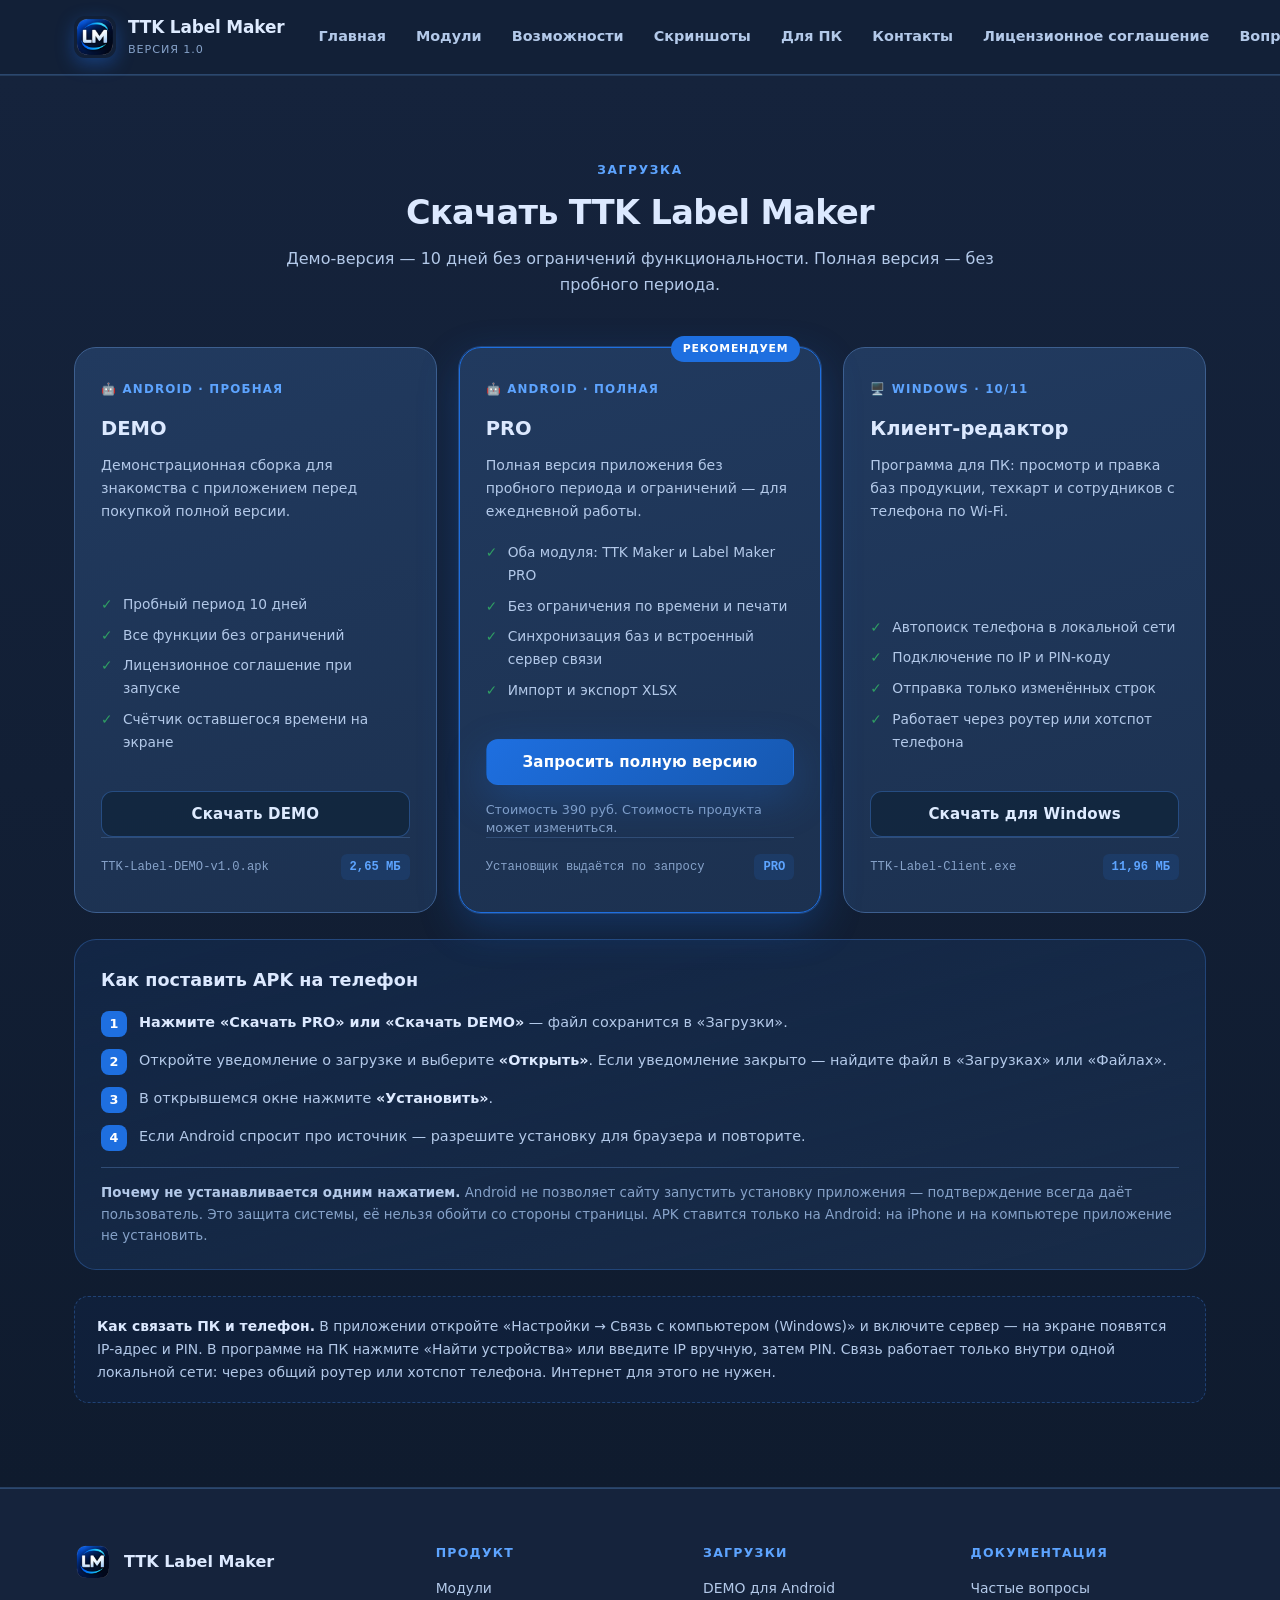
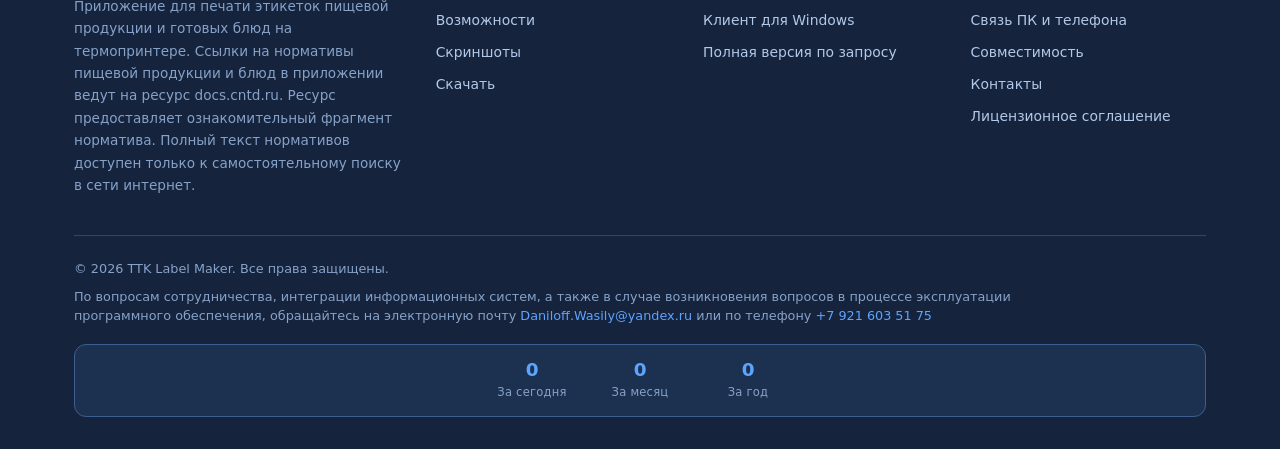
<file: download.html>
<!DOCTYPE html>
<html lang="ru" style="background:#0f1b2e">
<head>
<meta charset="UTF-8">
  <meta name="viewport" content="width=device-width, initial-scale=1">
  
<meta name="color-scheme" content="dark"><title>Скачать приложение для печати этикеток — TTK Label Maker</title>
  <meta name="description" content="Скачать TTK Label Maker — приложение для печати этикеток и техкарт с телефона. 2646 позиций, 993 техкарты с нормами СанПиН и ГОСТ, QR-код, APK.">
  <meta name="keywords" content="TTK Label Maker, этикетки, термопринтер, технологические карты, ТТК, СанПиН, ГОСТ, QR-код, Android, печать по Bluetooth, скачать APK">
  <meta name="theme-color" content="#050a14">
  <meta property="og:type" content="website">
  <meta property="og:title" content="TTK Label Maker — этикетки и техкарты с телефона">
  <meta property="og:description" content="Печать этикеток и технологических карт прямо со смартфона. Готовые базы с нормами хранения, QR-код, Bluetooth-печать, Windows-редактор баз.">
  <meta property="og:image" content="https://wasso75.github.io/ttk-label-maker/assets/img/app-icon.png">
  <meta property="og:url" content="https://wasso75.github.io/ttk-label-maker/download.html">
  <link rel="icon" type="image/png" href="assets/img/app-icon.png">
  <link rel="stylesheet" href="assets/css/style.css?v=20261026b">

  <!-- Yandex.Metrika counter -->
  <script type="text/javascript">
    (function (m, e, t, r, i, k, a) {
      m[i] = m[i] || function () { (m[i].a = m[i].a || []).push(arguments); };
      m[i].l = 1 * new Date();
      for (var j = 0; j < document.scripts.length; j++) { if (document.scripts[j].src === r) { return; } }
      k = e.createElement(t), a = e.getElementsByTagName(t)[0], k.async = 1, k.src = r, a.parentNode.insertBefore(k, a);
    })(window, document, "script", "https://mc.yandex.ru/metrika/tag.js", "ym");

    ym(113813533, "init", {
      clickmap: true,
      trackLinks: true,
      accurateTrackBounce: true,
      webvisor: true
    });
  </script>
  <noscript><div><img src="https://mc.yandex.ru/watch/113813533" style="position:absolute; left:-9999px;" alt="" /></div></noscript>
  <!-- /Yandex.Metrika counter -->
  <script type="application/ld+json">
{
  "@context": "https://schema.org",
  "@type": "BreadcrumbList",
  "itemListElement": [
    {
      "@type": "ListItem",
      "position": 1,
      "name": "Главная",
      "item": "https://wasso75.github.io/ttk-label-maker/"
    },
    {
      "@type": "ListItem",
      "position": 2,
      "name": "Скачать приложение для печати этикеток",
      "item": "https://wasso75.github.io/ttk-label-maker/download.html"
    }
  ]
}
  </script>
</head>
</head>
<body>

  <header class="header">
    <div class="container header__inner">
      <a class="brand" href="index.html">
        <img class="brand__icon" src="assets/img/app-icon.png" alt="Иконка TTK Label Maker" width="42" height="42">
        <span>
          <span class="brand__name">TTK Label Maker</span>
          <span class="brand__sub">версия 1.0</span>
        </span>
      </a>

      <nav id="mainNav">
          <ul class="nav">
            <li><a href="index.html">Главная</a></li>
            <li><a href="modules.html">Модули</a></li>
            <li><a href="features.html">Возможности</a></li>
            <li><a href="screens.html">Скриншоты</a></li>
            <li><a href="pc.html">Для ПК</a></li>
            <li><a href="contacts.html">Контакты</a></li>
            <li><a href="license.html">Лицензионное соглашение</a></li>
            <li><a href="faq.html">Вопросы</a></li>
          </ul>
      </nav>

      <button class="nav-toggle" id="navToggle" type="button" aria-label="Открыть меню" aria-expanded="false" aria-controls="mainNav">
        <span class="nav-toggle__icon">
          <span class="nav-toggle__bar"></span>
          <span class="nav-toggle__bar"></span>
          <span class="nav-toggle__bar"></span>
        </span>
        <span class="nav-toggle__label">Меню</span>
      </button>

      <div class="header__cta">
        <a class="btn btn--primary btn--sm" href="download.html">Скачать</a>
      </div>
    </div>
  </header>

  <main id="top">
    <section class="section section--alt" id="download">
      <div class="container">
        <div class="section__head">
          <span class="section__eyebrow">Загрузка</span>
          <h1 class="section__title">Скачать TTK Label Maker</h1>
          <p class="section__text">
            Демо-версия — 10 дней без ограничений функциональности. Полная версия — без пробного периода.
          </p>
        </div>

        <div class="downloads">
          <article class="dl">
            <span class="dl__platform">🤖 Android · пробная</span>
            <h3>DEMO</h3>
            <p class="dl__desc">
              Демонстрационная сборка для знакомства с приложением перед покупкой полной версии.
            </p>
            <ul class="dl__list">
              <li>Пробный период 10 дней</li>
              <li>Все функции без ограничений</li>
              <li>Лицензионное соглашение при запуске</li>
              <li>Счётчик оставшегося времени на экране</li>
            </ul>
            <button class="btn btn--ghost btn--block" type="button" data-file="download/TTK-Label-DEMO-v1.0.apk">
              Скачать DEMO
            </button>
            <div class="dl__file">
              <span>TTK-Label-DEMO-v1.0.apk</span>
              <span class="dl__size">2,65 МБ</span>
            </div>
          </article>

          <article class="dl dl--featured">
            <span class="dl__platform">🤖 Android · полная</span>
            <h3>PRO</h3>
            <p class="dl__desc">
              Полная версия приложения без пробного периода и ограничений — для ежедневной работы.
            </p>
            <ul class="dl__list">
              <li>Оба модуля: TTK Maker и Label Maker PRO</li>
              <li>Без ограничения по времени и печати</li>
              <li>Синхронизация баз и встроенный сервер связи</li>
              <li>Импорт и экспорт XLSX</li>
            </ul>
            <a class="btn btn--primary btn--block contact-link--copy" data-copy="Daniloff.Wasily@yandex.ru" data-copy-label="E-mail скопирован" href="mailto:Daniloff.Wasily@yandex.ru?subject=Запрос%20полной%20версии%20TTK%20Label%20Maker" data-tooltip="Напишите нам. Кликните для копирования в буфер обмена адреса электронной почты">
              <span class="btn__text">Запросить полную версию</span>
              <span class="btn-tip" role="tooltip">Напишите нам. Кликните для копирования в буфер обмена адреса электронной почты</span>
            </a>
            <p class="dl__price">Стоимость 390 руб. Стоимость продукта может измениться.</p>
            <div class="dl__file">
              <span>Установщик выдаётся по запросу</span>
              <span class="dl__size">PRO</span>
            </div>
          </article>

          <article class="dl" id="windows">
            <span class="dl__platform">🖥️ Windows · 10/11</span>
            <h3>Клиент-редактор</h3>
            <p class="dl__desc">
              Программа для ПК: просмотр и правка баз продукции, техкарт и сотрудников
              с телефона по Wi-Fi.
            </p>
            <ul class="dl__list">
              <li>Автопоиск телефона в локальной сети</li>
              <li>Подключение по IP и PIN-коду</li>
              <li>Отправка только изменённых строк</li>
              <li>Работает через роутер или хотспот телефона</li>
            </ul>
            <button class="btn btn--ghost btn--block" type="button" data-file="download/TTK-Label-Client.exe">
              Скачать для Windows
            </button>
            <div class="dl__file">
              <span>TTK-Label-Client.exe</span>
              <span class="dl__size">11,96 МБ</span>
            </div>
          </article>
        </div>

        <div class="install" id="install">
          <h3 class="install__title">Как поставить APK на телефон</h3>
          <ol class="install__steps">
            <li><span class="install__num">1</span><div><strong>Нажмите «Скачать PRO» или «Скачать DEMO»</strong> — файл сохранится в «Загрузки».</div></li>
            <li><span class="install__num">2</span><div>Откройте уведомление о загрузке и выберите <strong>«Открыть»</strong>. Если уведомление закрыто — найдите файл в «Загрузках» или «Файлах».</div></li>
            <li><span class="install__num">3</span><div>В открывшемся окне нажмите <strong>«Установить»</strong>.</div></li>
            <li><span class="install__num">4</span><div>Если Android спросит про источник — разрешите установку для браузера и повторите.</div></li>
          </ol>
          <p class="install__note">
            <strong>Почему не устанавливается одним нажатием.</strong> Android не позволяет сайту
            запустить установку приложения — подтверждение всегда даёт пользователь. Это защита
            системы, её нельзя обойти со стороны страницы.
            APK ставится только на Android: на iPhone и на компьютере приложение не установить.
          </p>
        </div>

        <div class="dl-note">
          <strong>Как связать ПК и телефон.</strong> В приложении откройте
          «Настройки → Связь с компьютером (Windows)» и включите сервер — на экране появятся IP-адрес и PIN.
          В программе на ПК нажмите «Найти устройства» или введите IP вручную, затем PIN.
          Связь работает только внутри одной локальной сети: через общий роутер или хотспот телефона.
          Интернет для этого не нужен.
        </div>
      </div>
    </section>

    
  </main>

  <footer class="footer">
    <div class="container">
      <div class="footer__grid">
        <div>
          <div class="footer__brand">
            <img src="assets/img/app-icon.png" alt="" width="38" height="38" loading="lazy">
            <span>TTK Label Maker</span>
          </div>
          <p>
            Приложение для печати этикеток пищевой продукции и готовых блюд на термопринтере. Ссылки на нормативы пищевой продукции и блюд в приложении ведут на ресурс docs.cntd.ru. Ресурс предоставляет ознакомительный фрагмент норматива. Полный текст нормативов доступен только к самостоятельному поиску в сети интернет.
          </p>
        </div>

        <div>
          <h4>Продукт</h4>
          <ul>
            <li><a href="modules.html">Модули</a></li>
            <li><a href="features.html">Возможности</a></li>
            <li><a href="screens.html">Скриншоты</a></li>
            <li><a href="download.html">Скачать</a></li>
          </ul>
        </div>

        <div>
          <h4>Загрузки</h4>
          <ul>
            <li><a href="download/TTK-Label-DEMO-v1.0.apk">DEMO для Android</a></li>
            <li><a href="download/TTK-Label-Client.exe" download>Клиент для Windows</a></li>
            <li><a href="contacts.html">Полная версия по запросу</a></li>
          </ul>
        </div>

        <div>
          <h4>Документация</h4>
          <ul>
            <li><a href="faq.html">Частые вопросы</a></li>
            <li><a href="pc.html">Связь ПК и телефона</a></li>
            <li><a href="Compatibility.html">Совместимость</a></li>
            <li><a href="contacts.html">Контакты</a></li>
            <li><a href="license.html">Лицензионное соглашение</a></li>
          </ul>
        </div>
      </div>

      <div class="footer__bottom">
        <span>© 2026 TTK Label Maker. Все права защищены.</span>
        <span class="footer__legal">По вопросам сотрудничества, интеграции информационных систем, а также в случае возникновения вопросов в процессе эксплуатации программного обеспечения, обращайтесь на электронную почту <a href="mailto:Daniloff.Wasily@yandex.ru">Daniloff.Wasily@yandex.ru</a> или по телефону <a href="tel:+79216035175">+7 921 603 51 75</a></span>
      </div>

      <div class="footer__stats" id="footerStats" aria-label="Статистика посещений">
        <span class="footer__stat">
          <b class="footer__stat-num" data-k="today">–</b>
          <span class="footer__stat-lbl">За сегодня</span>
        </span>
        <span class="footer__stat">
          <b class="footer__stat-num" data-k="month">–</b>
          <span class="footer__stat-lbl">За месяц</span>
        </span>
        <span class="footer__stat">
          <b class="footer__stat-num" data-k="total">–</b>
          <span class="footer__stat-lbl">За год</span>
        </span>
      </div>
    </div>
  </footer>

  <button class="to-top" id="toTop" type="button" aria-label="Наверх">↑</button>

  <button class="to-top" id="toTop" type="button" aria-label="Наверх">↑</button>

  <div class="cursor-trail" id="cursorTrail" aria-hidden="true"></div>
  <div class="cursor-glow" id="cursorGlow" aria-hidden="true"></div>

  <script>
    (function () {
      var toTop = document.getElementById('toTop');

      window.addEventListener('scroll', function () {
        if (window.scrollY > 700) {
          toTop.classList.add('is-visible');
        } else {
          toTop.classList.remove('is-visible');
        }
      }, { passive: true });

      toTop.addEventListener('click', function () {
        window.scrollTo({ top: 0, behavior: 'smooth' });
      });

      // Мобильное меню (гамбургер)
      var navToggle = document.getElementById('navToggle');
      var mainNav = document.getElementById('mainNav');
      if (navToggle && mainNav) {
        navToggle.addEventListener('click', function () {
          var open = mainNav.classList.toggle('is-open');
          navToggle.setAttribute('aria-expanded', open ? 'true' : 'false');
          navToggle.setAttribute('aria-label', open ? 'Закрыть меню' : 'Открыть меню');
        });

        mainNav.addEventListener('click', function (e) {
          if (e.target && e.target.tagName === 'A') {
            mainNav.classList.remove('is-open');
            navToggle.setAttribute('aria-expanded', 'false');
            navToggle.setAttribute('aria-label', 'Открыть меню');
          }
        });
      }

      document.querySelectorAll('[data-file]').forEach(function (btn) {
        btn.addEventListener('click', function () {
          var file = btn.getAttribute('data-file');
          var isApk = /\.apk$/i.test(file);

          if (isApk) {
            window.location.href = file;
            var box = document.getElementById('install');
            if (box) {
              box.classList.remove('is-highlight');
              void box.offsetWidth;
              box.classList.add('is-highlight');
              box.scrollIntoView({ behavior: 'smooth', block: 'center' });
            }
            return;
          }

          var link = document.createElement('a');
          link.href = file;
          link.download = '';
          document.body.appendChild(link);
          link.click();
          document.body.removeChild(link);
        });
      });

      // Сияние и шлейф, следующие за курсором
      var glow = document.getElementById('cursorGlow');
      var trail = document.getElementById('cursorTrail');
      var calm = window.matchMedia('(prefers-reduced-motion: reduce)').matches;
      var fine = window.matchMedia('(hover: hover) and (pointer: fine)').matches;

      if (glow && trail && fine) {
        var tx = 0, ty = 0;
        var s = { x: 0, y: 0 }, c = { x: 0, y: 0 };
        var raf = null, alive = false;

        var move = function () {
          var k1 = calm ? 1 : 0.07;   // шлейф
          var k2 = calm ? 1 : 0.2;    // ядро

          s.x += (tx - s.x) * k1; s.y += (ty - s.y) * k1;
          c.x += (tx - c.x) * k2; c.y += (ty - c.y) * k2;

          trail.style.transform = 'translate3d(' + s.x.toFixed(1) + 'px,' + s.y.toFixed(1) + 'px,0)';
          glow.style.transform = 'translate3d(' + c.x.toFixed(1) + 'px,' + c.y.toFixed(1) + 'px,0)';

          if (Math.abs(tx - s.x) > 0.3 || Math.abs(ty - s.y) > 0.3 ||
              Math.abs(tx - c.x) > 0.3 || Math.abs(ty - c.y) > 0.3) {
            raf = requestAnimationFrame(move);
          } else {
            raf = null;
          }
        };

        var start = function () {
          if (!alive) {
            alive = true;
            s.x = tx; s.y = ty; c.x = tx; c.y = ty;
          }
          trail.classList.add('is-visible');
          glow.classList.add('is-visible');
          if (raf === null) {
            raf = requestAnimationFrame(move);
          }
        };

        var stop = function () {
          trail.classList.remove('is-visible');
          glow.classList.remove('is-visible');
        };

        document.addEventListener('mousemove', function (e) {
          tx = e.clientX;
          ty = e.clientY;
          start();
        }, { passive: true });

        document.addEventListener('touchstart', stop, { passive: true });
        document.addEventListener('mouseleave', stop);
        window.addEventListener('blur', stop);
      }

      // Копирование email/телефона в буфер с краткой подписью
      document.querySelectorAll('.contact-link--copy').forEach(function (link) {
        link.addEventListener('click', function (e) {
          var text = link.getAttribute('data-copy') || '';
          var label = link.getAttribute('data-copy-label') || 'Скопировано';

          // Кнопка «Запросить полную версию»: клик копирует адрес, а не открывает почтовик
          if (link.hasAttribute('data-tooltip')) {
            e.preventDefault();
          }

          function copied() {
            showCopyToast(e, label);
          }

          if (navigator.clipboard && navigator.clipboard.writeText) {
            navigator.clipboard.writeText(text).then(copied).catch(function () { fallbackCopy(text, link, copied); });
          } else {
            fallbackCopy(text, link, copied);
          }
        });
      });

      function fallbackCopy(text, link, done) {
        var ta = document.createElement('textarea');
        ta.value = text;
        ta.style.position = 'fixed';
        ta.style.opacity = '0';
        document.body.appendChild(ta);
        ta.select();
        try { document.execCommand('copy'); } catch (err) {}
        document.body.removeChild(ta);
        done();
      }

      function showCopyToast(e, label) {
        var toast = document.getElementById('copyToast');
        if (!toast) {
          toast = document.createElement('div');
          toast.id = 'copyToast';
          toast.className = 'copy-toast';
          document.body.appendChild(toast);
        }
        var x = (e && e.clientX) || window.innerWidth / 2;
        var y = (e && e.clientY) || window.innerHeight / 2;
        toast.textContent = label;
        toast.style.left = x + 'px';
        toast.style.top = y + 'px';
        toast.classList.add('is-visible');
        clearTimeout(toast._t);
        toast._t = setTimeout(function () {
          toast.classList.remove('is-visible');
        }, 1600);
      }

      // Плавное раскрытие/сворачивание FAQ — управляем вручную (перехват клика),
      // чтобы анимация шла плавно в обе стороны (нативный details скрывал мгновенно)
      document.querySelectorAll('.faq details').forEach(function (detail) {
        var body = detail.querySelector('.faq__answer');
        if (!body) return;

        // начальное состояние: если открыто (напр. восстановлено навигацией) — показать
        function toOpen() {
          body.classList.remove('is-closed');
          body.style.maxHeight = '0px';
          // ждём кадр, чтобы контент был отрендерен, потом замеряем и анимируем
          requestAnimationFrame(function () {
            var h = body.scrollHeight;
            body.style.maxHeight = h + 'px';
          });
        }

        function toClose() {
          body.style.maxHeight = body.scrollHeight + 'px';
          void body.offsetHeight;
          body.classList.add('is-closed');
          // после анимации реально закрываем details
          clearTimeout(detail._t);
          detail._t = setTimeout(function () {
            detail.open = false;
            body.style.maxHeight = '';
          }, 500);
        }

        if (detail.open) {
          toOpen();
        } else {
          body.classList.add('is-closed');
          body.style.maxHeight = '0px';
        }

        var summary = detail.querySelector('summary');
        summary.addEventListener('click', function (e) {
          e.preventDefault();
          if (detail.open) {
            toClose();
          } else {
            detail.open = true;
            toOpen();
          }
        });
      });

      // Скриншоты: без открытия на весь экран, только подсветка при наведении/тапе
      document.querySelectorAll('.gallery .shot__frame img, .win-shot__frame img, .win-fmt__frame img').forEach(function (img) {
        var frame = img.closest('.shot__frame, .win-shot__frame, .win-fmt__frame');
        if (frame) {
          frame.addEventListener('mouseenter', function () {
            frame.classList.add('is-hover');
          });
          frame.addEventListener('mouseleave', function () {
            frame.classList.remove('is-hover');
          });
        }
      });
    })();
  </script>

  <script>
    // Статистика посещений из Яндекс.Метрики (API)
    (function () {
      var CID = '113813533';
      var TOKEN = 'y0__wgBEJ-TziwY8dtNIJLzoMUZBxt44lhW3Wht_YZVXOSJeooBLZM';
      var box = document.getElementById('footerStats');
      if (!box) return;

      function fmt(n) {
        n = Math.round(n || 0);
        return n.toString().replace(/\B(?=(\d{3})+(?!\d))/g, ' ');
      }

      function set(key, val) {
        var el = box.querySelector('[data-k="' + key + '"]');
        if (el) {
          var shown = val;
          el.textContent = fmt(shown);
        }
      }

      function load() {
        var _now = new Date();
        var todayStr = _now.getFullYear() + '-' + String(_now.getMonth() + 1).padStart(2, '0') + '-' + String(_now.getDate()).padStart(2, '0');
        var urlToday = 'https://api-metrika.yandex.net/stat/v1/data?ids=' + CID +
          '&metrics=ym:s:visits&date1=' + todayStr + '&date2=' + todayStr + '&group=day&dimensions=ym:s:date';
        var d1 = new Date();
        d1.setDate(1);
        var d1s = d1.getFullYear() + '-' + String(d1.getMonth() + 1).padStart(2, '0') + '-01';
        var urlMonth = 'https://api-metrika.yandex.net/stat/v1/data?ids=' + CID +
          '&metrics=ym:s:visits&date1=' + d1s + '&date2=today';
        var urlTotal = 'https://api-metrika.yandex.net/stat/v1/data?ids=' + CID +
          '&metrics=ym:s:visits&date1=' + _now.getFullYear() + '-01-01&date2=today';

        function get(u, cb) {
          fetch(u, { headers: { 'Authorization': 'OAuth ' + TOKEN } })
            .then(function (r) { return r.json(); })
            .then(function (j) { cb((j && j.totals) ? j.totals[0] : 0); })
            .catch(function () { cb(0); });
        }

        get(urlToday, function (v) { set('today', v); });
        get(urlMonth, function (v) { set('month', v); });
        get(urlTotal, function (v) { set('total', v); });
      }

      load();
    })();
  </script>


  <script>
    // Плавный переход между страницами (затухание)
    (function () {
      function isInternal(href) {
        if (!href) return false;
        if (href.charAt(0) === '#') return false;
        if (/^(mailto:|tel:|download:)/i.test(href)) return false;
        if (/^https?:\/\//i.test(href)) return href.indexOf(location.origin) === 0;
        return true;
      }

      // затухание при появлении страницы
      document.documentElement.classList.add('page-enter');

      // прослушиваем клики по внутренним ссылкам
      document.addEventListener('click', function (e) {
        var a = e.target && e.target.closest ? e.target.closest('a') : null;
        if (!a) return;
        var href = a.getAttribute('href');
        if (!href) return;
        if (!/.html(?:#|$)/i.test(href)) return;
        if (!isInternal(href)) return;
        e.preventDefault();
        document.body.classList.add('page-leave');
        setTimeout(function () {
          window.location.href = href;
        }, 320);
      }, true);
    })();
  </script>

  <script src="assets/download-tracker.js"></script>
</body>
</html>
</file>
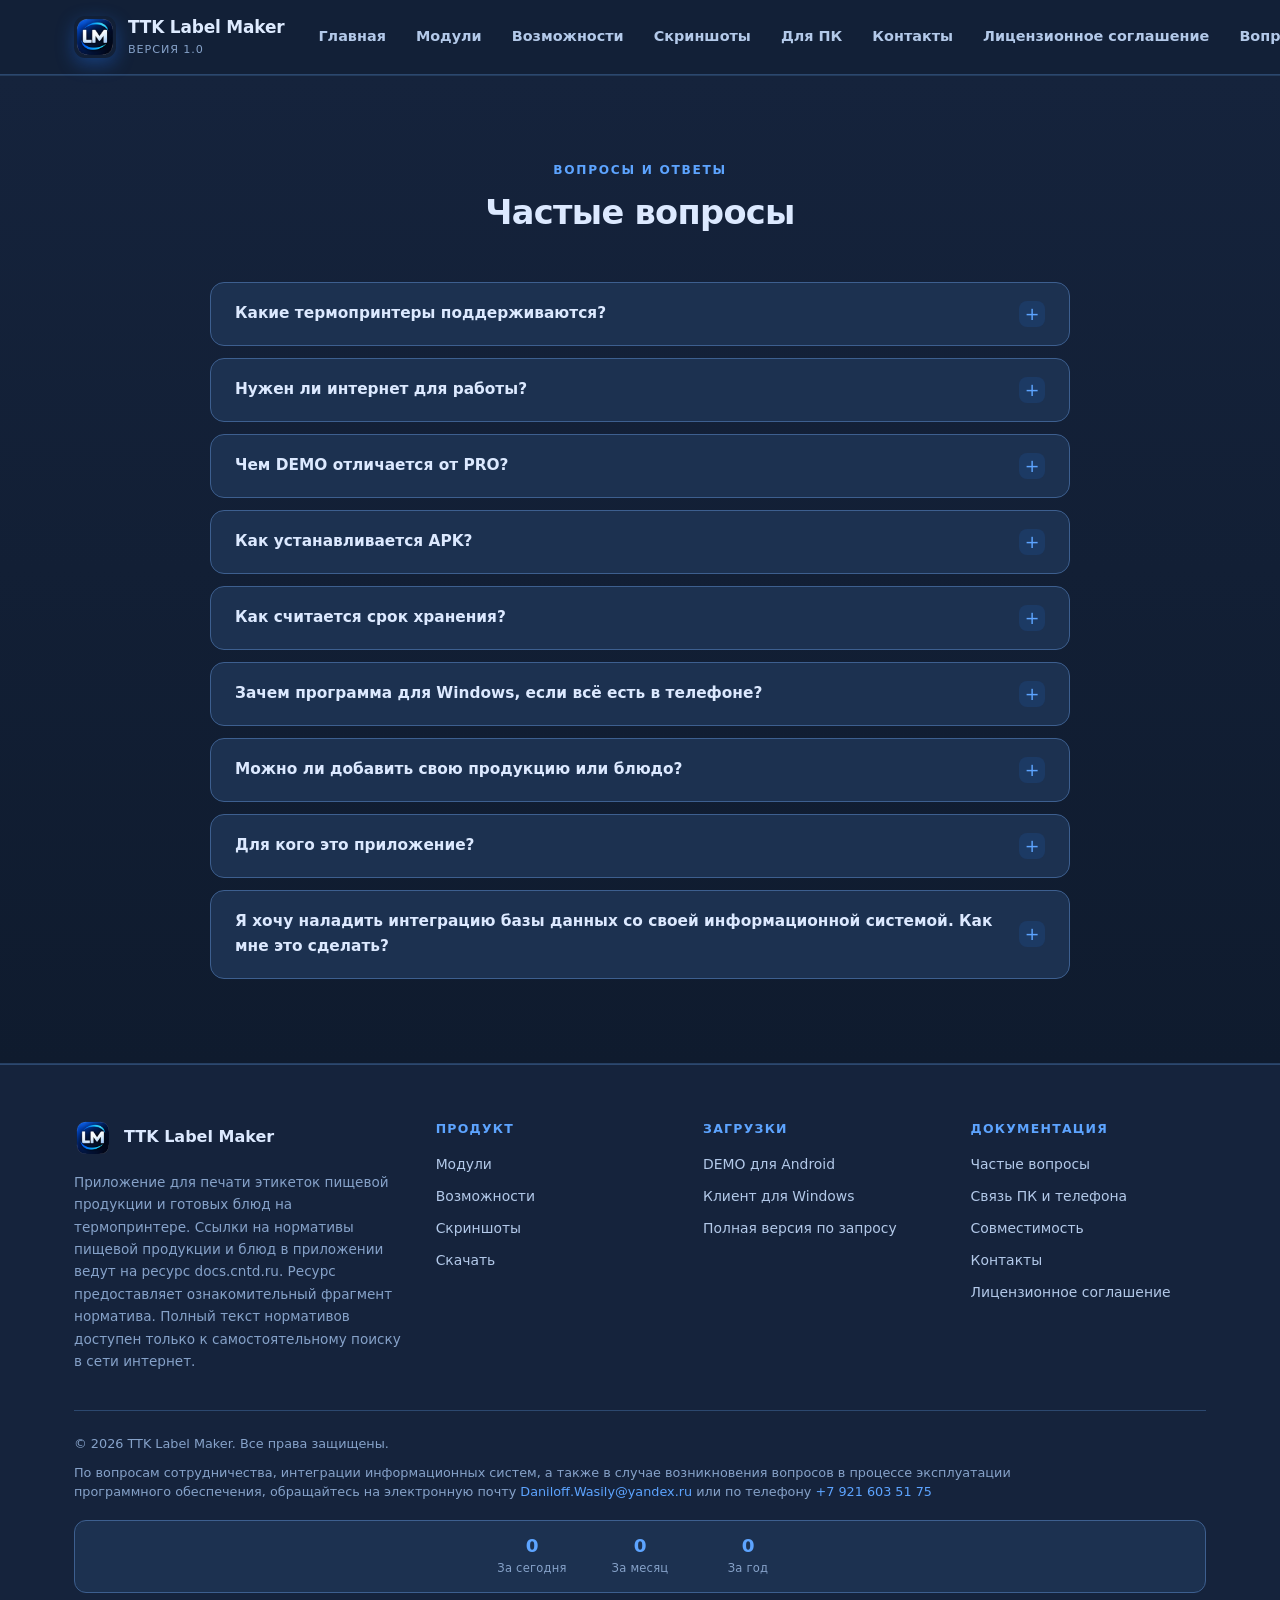
<file: faq.html>
<!DOCTYPE html>
<html lang="ru" style="background:#0f1b2e">
<head>
<meta charset="UTF-8">
  <meta name="viewport" content="width=device-width, initial-scale=1">
  
<meta name="color-scheme" content="dark"><title>Вопросы и ответы — TTK Label Maker, печать этикеток</title>
  <meta name="description" content="Частые вопросы о TTK Label Maker — приложении для печати этикеток и техкарт на термопринтере: установка APK, поддержка принтеров, демо-версия и полная версия.">
  <meta name="keywords" content="TTK Label Maker, этикетки, термопринтер, технологические карты, ТТК, СанПиН, ГОСТ, QR-код, Android, печать по Bluetooth, скачать APK">
  <meta name="theme-color" content="#050a14">
  <meta property="og:type" content="website">
  <meta property="og:title" content="TTK Label Maker — этикетки и техкарты с телефона">
  <meta property="og:description" content="Печать этикеток и технологических карт прямо со смартфона. Готовые базы с нормами хранения, QR-код, Bluetooth-печать, Windows-редактор баз.">
  <meta property="og:image" content="https://wasso75.github.io/ttk-label-maker/assets/img/app-icon.png">
  <meta property="og:url" content="https://wasso75.github.io/ttk-label-maker/faq.html">
  <link rel="icon" type="image/png" href="assets/img/app-icon.png">
  <link rel="stylesheet" href="assets/css/style.css?v=20261026b">

  <!-- Yandex.Metrika counter -->
  <script type="text/javascript">
    (function (m, e, t, r, i, k, a) {
      m[i] = m[i] || function () { (m[i].a = m[i].a || []).push(arguments); };
      m[i].l = 1 * new Date();
      for (var j = 0; j < document.scripts.length; j++) { if (document.scripts[j].src === r) { return; } }
      k = e.createElement(t), a = e.getElementsByTagName(t)[0], k.async = 1, k.src = r, a.parentNode.insertBefore(k, a);
    })(window, document, "script", "https://mc.yandex.ru/metrika/tag.js", "ym");

    ym(113813533, "init", {
      clickmap: true,
      trackLinks: true,
      accurateTrackBounce: true,
      webvisor: true
    });
  </script>
  <noscript><div><img src="https://mc.yandex.ru/watch/113813533" style="position:absolute; left:-9999px;" alt="" /></div></noscript>
  <!-- /Yandex.Metrika counter -->
  <script type="application/ld+json">
{
  "@context": "https://schema.org",
  "@type": "FAQPage",
  "mainEntity": [
    {
      "@type": "Question",
      "name": "Какие термопринтеры поддерживаются?",
      "acceptedAnswer": {
        "@type": "Answer",
        "text": "Приложение печатает четырьмя способами: системный диалог Android, ESC/POS текстом и растром, протокол TSPL. Отдельно реализована поддержка Niimbot D110 по BLE. Если ваш принтер понимает ESC/POS или TSPL, он подойдёт."
      }
    },
    {
      "@type": "Question",
      "name": "Нужен ли интернет для работы?",
      "acceptedAnswer": {
        "@type": "Answer",
        "text": "Интернет нужен для ввода ключа лицензий при покупке приложения. База продукции из 2646 позиций и база из 993 техкарт встроены в приложение. Интернет нужен только для обновления баз из внешних источников — Роскачества, ОКПД2 и tekhnolog.com."
      }
    },
    {
      "@type": "Question",
      "name": "Чем DEMO отличается от PRO?",
      "acceptedAnswer": {
        "@type": "Answer",
        "text": "Функционально ничем: DEMO — это та же полная сборка, но с пробным периодом 10 дней и обязательным лицензионным соглашением при первом запуске. По истечении срока печать блокируется. В PRO ограничения по времени нет."
      }
    },
    {
      "@type": "Question",
      "name": "Как устанавливается APK?",
      "acceptedAnswer": {
        "@type": "Answer",
        "text": "Скачайте файл на телефон, откройте его и подтвердите установку. Android попросит разрешить установку из этого источника — это стандартное поведение для приложений, которые распространяются не через магазин."
      }
    },
    {
      "@type": "Question",
      "name": "Как считается срок хранения?",
      "acceptedAnswer": {
        "@type": "Answer",
        "text": "По справочникам СанПиН и ГОСТ, встроенным в приложение. Для техкарт срок берётся из самой карты. Дополнительно действуют правила: пельмени и манты — только заморозка, а для яиц, консервов, свежих овощей и фруктов, майонезов заморозка запрещена."
      }
    },
    {
      "@type": "Question",
      "name": "Зачем программа для Windows, если всё есть в телефоне?",
      "acceptedAnswer": {
        "@type": "Answer",
        "text": "Набирать большие таблицы с телефона неудобно. Клиент показывает базы продукции, техкарт и сотрудников в виде таблиц, позволяет править их на компьютере и отправлять обратно на телефон по Wi-Fi. Отправляются только изменённые строки, поэтому правки, сделанные на телефоне, не затираются."
      }
    },
    {
      "@type": "Question",
      "name": "Можно ли добавить свою продукцию или блюдо?",
      "acceptedAnswer": {
        "@type": "Answer",
        "text": "Да. Позиции добавляются вручную в приложении либо загружаются из файла XLSX. Пользовательские изменения хранятся отдельно от встроенной базы и не теряются при обновлении."
      }
    },
    {
      "@type": "Question",
      "name": "Для кого это приложение?",
      "acceptedAnswer": {
        "@type": "Answer",
        "text": "Для предприятий общественного питания и пищевого производства: столовых, кафе, ресторанов, кулинарных цехов, кондитерских, а также для магазинов, которые торгуют фермерской продукцией и весовым товаром."
      }
    },
    {
      "@type": "Question",
      "name": "Я хочу наладить интеграцию базы данных со своей информационной системой. Как мне это сделать?",
      "acceptedAnswer": {
        "@type": "Answer",
        "text": "Приложение находится в постоянном развитии, возможность интеграции пока не реализована. Напишите нам на почту какую информационную систему хотите интегрировать для синхронизации баз."
      }
    }
  ]
}
  </script>
  <script type="application/ld+json">
{
  "@context": "https://schema.org",
  "@type": "BreadcrumbList",
  "itemListElement": [
    {
      "@type": "ListItem",
      "position": 1,
      "name": "Главная",
      "item": "https://wasso75.github.io/ttk-label-maker/"
    },
    {
      "@type": "ListItem",
      "position": 2,
      "name": "Вопросы и ответы",
      "item": "https://wasso75.github.io/ttk-label-maker/faq.html"
    }
  ]
}
  </script>
</head>
</head>
<body>

  <header class="header">
    <div class="container header__inner">
      <a class="brand" href="index.html">
        <img class="brand__icon" src="assets/img/app-icon.png" alt="Иконка TTK Label Maker" width="42" height="42">
        <span>
          <span class="brand__name">TTK Label Maker</span>
          <span class="brand__sub">версия 1.0</span>
        </span>
      </a>

      <nav id="mainNav">
          <ul class="nav">
            <li><a href="index.html">Главная</a></li>
            <li><a href="modules.html">Модули</a></li>
            <li><a href="features.html">Возможности</a></li>
            <li><a href="screens.html">Скриншоты</a></li>
            <li><a href="pc.html">Для ПК</a></li>
            <li><a href="contacts.html">Контакты</a></li>
            <li><a href="license.html">Лицензионное соглашение</a></li>
            <li><a class="is-active" href="faq.html">Вопросы</a></li>
          </ul>
      </nav>

      <button class="nav-toggle" id="navToggle" type="button" aria-label="Открыть меню" aria-expanded="false" aria-controls="mainNav">
        <span class="nav-toggle__icon">
          <span class="nav-toggle__bar"></span>
          <span class="nav-toggle__bar"></span>
          <span class="nav-toggle__bar"></span>
        </span>
        <span class="nav-toggle__label">Меню</span>
      </button>

      <div class="header__cta">
        <a class="btn btn--primary btn--sm" href="download.html">Скачать</a>
      </div>
    </div>
  </header>

  <main id="top">
    <section class="section section--alt" id="faq">
      <div class="container">
        <div class="section__head">
          <span class="section__eyebrow">Вопросы и ответы</span>
          <h1 class="section__title">Частые вопросы</h1>
        </div>

        <div class="faq">
          <details>
            <summary>Какие термопринтеры поддерживаются?</summary>
            <div class="faq__answer">
              Приложение печатает четырьмя способами: системный диалог Android, ESC/POS текстом
              и растром, протокол TSPL. Отдельно реализована поддержка Niimbot D110 по BLE.
              Если ваш принтер понимает ESC/POS или TSPL, он подойдёт.
            </div>
          </details>

          <details>
            <summary>Нужен ли интернет для работы?</summary>
            <div class="faq__answer">
              Интернет нужен для ввода ключа лицензий при покупке приложения.
              База продукции из 2646 позиций и база из 993 техкарт встроены в приложение.
              Интернет нужен только для обновления баз из внешних источников — Роскачества,
              ОКПД2 и tekhnolog.com.
            </div>
          </details>

          <details>
            <summary>Чем DEMO отличается от PRO?</summary>
            <div class="faq__answer">
              Функционально ничем: DEMO — это та же полная сборка, но с пробным периодом 10 дней
              и обязательным лицензионным соглашением при первом запуске. По истечении срока печать
              блокируется. В PRO ограничения по времени нет.
            </div>
          </details>

          <details>
            <summary>Как устанавливается APK?</summary>
            <div class="faq__answer">
              Скачайте файл на телефон, откройте его и подтвердите установку. Android попросит
              разрешить установку из этого источника — это стандартное поведение для приложений,
              которые распространяются не через магазин.
            </div>
          </details>

          <details>
            <summary>Как считается срок хранения?</summary>
            <div class="faq__answer">
              По справочникам СанПиН и ГОСТ, встроенным в приложение. Для техкарт срок берётся
              из самой карты. Дополнительно действуют правила: пельмени и манты — только заморозка,
              а для яиц, консервов, свежих овощей и фруктов, майонезов заморозка запрещена.
            </div>
          </details>

          <details>
            <summary>Зачем программа для Windows, если всё есть в телефоне?</summary>
            <div class="faq__answer">
              Набирать большие таблицы с телефона неудобно. Клиент показывает базы продукции,
              техкарт и сотрудников в виде таблиц, позволяет править их на компьютере и отправлять
              обратно на телефон по Wi-Fi. Отправляются только изменённые строки, поэтому правки,
              сделанные на телефоне, не затираются.
            </div>
          </details>

          <details>
            <summary>Можно ли добавить свою продукцию или блюдо?</summary>
            <div class="faq__answer">
              Да. Позиции добавляются вручную в приложении либо загружаются из файла XLSX.
              Пользовательские изменения хранятся отдельно от встроенной базы и не теряются
              при обновлении.
            </div>
          </details>

          <details>
            <summary>Для кого это приложение?</summary>
            <div class="faq__answer">
              Для предприятий общественного питания и пищевого производства: столовых, кафе,
              ресторанов, кулинарных цехов, кондитерских, а также для магазинов, которые торгуют
              фермерской продукцией и весовым товаром.
            </div>
          </details>

          <details>
            <summary>Я хочу наладить интеграцию базы данных со своей информационной системой. Как мне это сделать?</summary>
            <div class="faq__answer">
              Приложение находится в постоянном развитии, возможность интеграции пока не реализована.
              Напишите нам на почту какую информационную систему хотите интегрировать для синхронизации баз.
            </div>
          </details>
        </div>
      </div>
    </section>
  </main>

  <footer class="footer">
    <div class="container">
      <div class="footer__grid">
        <div>
          <div class="footer__brand">
            <img src="assets/img/app-icon.png" alt="" width="38" height="38" loading="lazy">
            <span>TTK Label Maker</span>
          </div>
          <p>
            Приложение для печати этикеток пищевой продукции и готовых блюд на термопринтере. Ссылки на нормативы пищевой продукции и блюд в приложении ведут на ресурс docs.cntd.ru. Ресурс предоставляет ознакомительный фрагмент норматива. Полный текст нормативов доступен только к самостоятельному поиску в сети интернет.
          </p>
        </div>

        <div>
          <h4>Продукт</h4>
          <ul>
            <li><a href="modules.html">Модули</a></li>
            <li><a href="features.html">Возможности</a></li>
            <li><a href="screens.html">Скриншоты</a></li>
            <li><a href="download.html">Скачать</a></li>
          </ul>
        </div>

        <div>
          <h4>Загрузки</h4>
          <ul>
            <li><a href="download/TTK-Label-DEMO-v1.0.apk">DEMO для Android</a></li>
            <li><a href="download/TTK-Label-Client.exe" download>Клиент для Windows</a></li>
            <li><a href="contacts.html">Полная версия по запросу</a></li>
          </ul>
        </div>

        <div>
          <h4>Документация</h4>
          <ul>
            <li><a href="faq.html">Частые вопросы</a></li>
            <li><a href="pc.html">Связь ПК и телефона</a></li>
            <li><a href="Compatibility.html">Совместимость</a></li>
            <li><a href="contacts.html">Контакты</a></li>
            <li><a href="license.html">Лицензионное соглашение</a></li>
          </ul>
        </div>
      </div>

      <div class="footer__bottom">
        <span>© 2026 TTK Label Maker. Все права защищены.</span>
        <span class="footer__legal">По вопросам сотрудничества, интеграции информационных систем, а также в случае возникновения вопросов в процессе эксплуатации программного обеспечения, обращайтесь на электронную почту <a href="mailto:Daniloff.Wasily@yandex.ru">Daniloff.Wasily@yandex.ru</a> или по телефону <a href="tel:+79216035175">+7 921 603 51 75</a></span>
      </div>

      <div class="footer__stats" id="footerStats" aria-label="Статистика посещений">
        <span class="footer__stat">
          <b class="footer__stat-num" data-k="today">–</b>
          <span class="footer__stat-lbl">За сегодня</span>
        </span>
        <span class="footer__stat">
          <b class="footer__stat-num" data-k="month">–</b>
          <span class="footer__stat-lbl">За месяц</span>
        </span>
        <span class="footer__stat">
          <b class="footer__stat-num" data-k="total">–</b>
          <span class="footer__stat-lbl">За год</span>
        </span>
      </div>
    </div>
  </footer>

  <button class="to-top" id="toTop" type="button" aria-label="Наверх">↑</button>

  <button class="to-top" id="toTop" type="button" aria-label="Наверх">↑</button>

  <div class="cursor-trail" id="cursorTrail" aria-hidden="true"></div>
  <div class="cursor-glow" id="cursorGlow" aria-hidden="true"></div>

  <script>
    (function () {
      var toTop = document.getElementById('toTop');

      window.addEventListener('scroll', function () {
        if (window.scrollY > 700) {
          toTop.classList.add('is-visible');
        } else {
          toTop.classList.remove('is-visible');
        }
      }, { passive: true });

      toTop.addEventListener('click', function () {
        window.scrollTo({ top: 0, behavior: 'smooth' });
      });

      // Мобильное меню (гамбургер)
      var navToggle = document.getElementById('navToggle');
      var mainNav = document.getElementById('mainNav');
      if (navToggle && mainNav) {
        navToggle.addEventListener('click', function () {
          var open = mainNav.classList.toggle('is-open');
          navToggle.setAttribute('aria-expanded', open ? 'true' : 'false');
          navToggle.setAttribute('aria-label', open ? 'Закрыть меню' : 'Открыть меню');
        });

        mainNav.addEventListener('click', function (e) {
          if (e.target && e.target.tagName === 'A') {
            mainNav.classList.remove('is-open');
            navToggle.setAttribute('aria-expanded', 'false');
            navToggle.setAttribute('aria-label', 'Открыть меню');
          }
        });
      }

      document.querySelectorAll('[data-file]').forEach(function (btn) {
        btn.addEventListener('click', function () {
          var file = btn.getAttribute('data-file');
          var isApk = /\.apk$/i.test(file);

          if (isApk) {
            window.location.href = file;
            var box = document.getElementById('install');
            if (box) {
              box.classList.remove('is-highlight');
              void box.offsetWidth;
              box.classList.add('is-highlight');
              box.scrollIntoView({ behavior: 'smooth', block: 'center' });
            }
            return;
          }

          var link = document.createElement('a');
          link.href = file;
          link.download = '';
          document.body.appendChild(link);
          link.click();
          document.body.removeChild(link);
        });
      });

      // Сияние и шлейф, следующие за курсором
      var glow = document.getElementById('cursorGlow');
      var trail = document.getElementById('cursorTrail');
      var calm = window.matchMedia('(prefers-reduced-motion: reduce)').matches;
      var fine = window.matchMedia('(hover: hover) and (pointer: fine)').matches;

      if (glow && trail && fine) {
        var tx = 0, ty = 0;
        var s = { x: 0, y: 0 }, c = { x: 0, y: 0 };
        var raf = null, alive = false;

        var move = function () {
          var k1 = calm ? 1 : 0.07;   // шлейф
          var k2 = calm ? 1 : 0.2;    // ядро

          s.x += (tx - s.x) * k1; s.y += (ty - s.y) * k1;
          c.x += (tx - c.x) * k2; c.y += (ty - c.y) * k2;

          trail.style.transform = 'translate3d(' + s.x.toFixed(1) + 'px,' + s.y.toFixed(1) + 'px,0)';
          glow.style.transform = 'translate3d(' + c.x.toFixed(1) + 'px,' + c.y.toFixed(1) + 'px,0)';

          if (Math.abs(tx - s.x) > 0.3 || Math.abs(ty - s.y) > 0.3 ||
              Math.abs(tx - c.x) > 0.3 || Math.abs(ty - c.y) > 0.3) {
            raf = requestAnimationFrame(move);
          } else {
            raf = null;
          }
        };

        var start = function () {
          if (!alive) {
            alive = true;
            s.x = tx; s.y = ty; c.x = tx; c.y = ty;
          }
          trail.classList.add('is-visible');
          glow.classList.add('is-visible');
          if (raf === null) {
            raf = requestAnimationFrame(move);
          }
        };

        var stop = function () {
          trail.classList.remove('is-visible');
          glow.classList.remove('is-visible');
        };

        document.addEventListener('mousemove', function (e) {
          tx = e.clientX;
          ty = e.clientY;
          start();
        }, { passive: true });

        document.addEventListener('touchstart', stop, { passive: true });
        document.addEventListener('mouseleave', stop);
        window.addEventListener('blur', stop);
      }

      // Копирование email/телефона в буфер с краткой подписью
      document.querySelectorAll('.contact-link--copy').forEach(function (link) {
        link.addEventListener('click', function (e) {
          var text = link.getAttribute('data-copy') || '';
          var label = link.getAttribute('data-copy-label') || 'Скопировано';

          // Кнопка «Запросить полную версию»: клик копирует адрес, а не открывает почтовик
          if (link.hasAttribute('data-tooltip')) {
            e.preventDefault();
          }

          function copied() {
            showCopyToast(e, label);
          }

          if (navigator.clipboard && navigator.clipboard.writeText) {
            navigator.clipboard.writeText(text).then(copied).catch(function () { fallbackCopy(text, link, copied); });
          } else {
            fallbackCopy(text, link, copied);
          }
        });
      });

      function fallbackCopy(text, link, done) {
        var ta = document.createElement('textarea');
        ta.value = text;
        ta.style.position = 'fixed';
        ta.style.opacity = '0';
        document.body.appendChild(ta);
        ta.select();
        try { document.execCommand('copy'); } catch (err) {}
        document.body.removeChild(ta);
        done();
      }

      function showCopyToast(e, label) {
        var toast = document.getElementById('copyToast');
        if (!toast) {
          toast = document.createElement('div');
          toast.id = 'copyToast';
          toast.className = 'copy-toast';
          document.body.appendChild(toast);
        }
        var x = (e && e.clientX) || window.innerWidth / 2;
        var y = (e && e.clientY) || window.innerHeight / 2;
        toast.textContent = label;
        toast.style.left = x + 'px';
        toast.style.top = y + 'px';
        toast.classList.add('is-visible');
        clearTimeout(toast._t);
        toast._t = setTimeout(function () {
          toast.classList.remove('is-visible');
        }, 1600);
      }

      // Плавное раскрытие/сворачивание FAQ — управляем вручную (перехват клика),
      // чтобы анимация шла плавно в обе стороны (нативный details скрывал мгновенно)
      document.querySelectorAll('.faq details').forEach(function (detail) {
        var body = detail.querySelector('.faq__answer');
        if (!body) return;

        // начальное состояние: если открыто (напр. восстановлено навигацией) — показать
        function toOpen() {
          body.classList.remove('is-closed');
          body.style.maxHeight = '0px';
          // ждём кадр, чтобы контент был отрендерен, потом замеряем и анимируем
          requestAnimationFrame(function () {
            var h = body.scrollHeight;
            body.style.maxHeight = h + 'px';
          });
        }

        function toClose() {
          body.style.maxHeight = body.scrollHeight + 'px';
          void body.offsetHeight;
          body.classList.add('is-closed');
          // после анимации реально закрываем details
          clearTimeout(detail._t);
          detail._t = setTimeout(function () {
            detail.open = false;
            body.style.maxHeight = '';
          }, 500);
        }

        if (detail.open) {
          toOpen();
        } else {
          body.classList.add('is-closed');
          body.style.maxHeight = '0px';
        }

        var summary = detail.querySelector('summary');
        summary.addEventListener('click', function (e) {
          e.preventDefault();
          if (detail.open) {
            toClose();
          } else {
            detail.open = true;
            toOpen();
          }
        });
      });

      // Скриншоты: без открытия на весь экран, только подсветка при наведении/тапе
      document.querySelectorAll('.gallery .shot__frame img, .win-shot__frame img, .win-fmt__frame img').forEach(function (img) {
        var frame = img.closest('.shot__frame, .win-shot__frame, .win-fmt__frame');
        if (frame) {
          frame.addEventListener('mouseenter', function () {
            frame.classList.add('is-hover');
          });
          frame.addEventListener('mouseleave', function () {
            frame.classList.remove('is-hover');
          });
        }
      });
    })();
  </script>

  <script>
    // Статистика посещений из Яндекс.Метрики (API)
    (function () {
      var CID = '113813533';
      var TOKEN = 'y0__wgBEJ-TziwY8dtNIJLzoMUZBxt44lhW3Wht_YZVXOSJeooBLZM';
      var box = document.getElementById('footerStats');
      if (!box) return;

      function fmt(n) {
        n = Math.round(n || 0);
        return n.toString().replace(/\B(?=(\d{3})+(?!\d))/g, ' ');
      }

      function set(key, val) {
        var el = box.querySelector('[data-k="' + key + '"]');
        if (el) {
          var shown = val;
          el.textContent = fmt(shown);
        }
      }

      function load() {
        var _now = new Date();
        var todayStr = _now.getFullYear() + '-' + String(_now.getMonth() + 1).padStart(2, '0') + '-' + String(_now.getDate()).padStart(2, '0');
        var urlToday = 'https://api-metrika.yandex.net/stat/v1/data?ids=' + CID +
          '&metrics=ym:s:visits&date1=' + todayStr + '&date2=' + todayStr + '&group=day&dimensions=ym:s:date';
        var d1 = new Date();
        d1.setDate(1);
        var d1s = d1.getFullYear() + '-' + String(d1.getMonth() + 1).padStart(2, '0') + '-01';
        var urlMonth = 'https://api-metrika.yandex.net/stat/v1/data?ids=' + CID +
          '&metrics=ym:s:visits&date1=' + d1s + '&date2=today';
        var urlTotal = 'https://api-metrika.yandex.net/stat/v1/data?ids=' + CID +
          '&metrics=ym:s:visits&date1=' + _now.getFullYear() + '-01-01&date2=today';

        function get(u, cb) {
          fetch(u, { headers: { 'Authorization': 'OAuth ' + TOKEN } })
            .then(function (r) { return r.json(); })
            .then(function (j) { cb((j && j.totals) ? j.totals[0] : 0); })
            .catch(function () { cb(0); });
        }

        get(urlToday, function (v) { set('today', v); });
        get(urlMonth, function (v) { set('month', v); });
        get(urlTotal, function (v) { set('total', v); });
      }

      load();
    })();
  </script>


  <script>
    // Плавный переход между страницами (затухание)
    (function () {
      function isInternal(href) {
        if (!href) return false;
        if (href.charAt(0) === '#') return false;
        if (/^(mailto:|tel:|download:)/i.test(href)) return false;
        if (/^https?:\/\//i.test(href)) return href.indexOf(location.origin) === 0;
        return true;
      }

      // затухание при появлении страницы
      document.documentElement.classList.add('page-enter');

      // прослушиваем клики по внутренним ссылкам
      document.addEventListener('click', function (e) {
        var a = e.target && e.target.closest ? e.target.closest('a') : null;
        if (!a) return;
        var href = a.getAttribute('href');
        if (!href) return;
        if (!/.html(?:#|$)/i.test(href)) return;
        if (!isInternal(href)) return;
        e.preventDefault();
        document.body.classList.add('page-leave');
        setTimeout(function () {
          window.location.href = href;
        }, 320);
      }, true);
    })();
  </script>

  <script src="assets/download-tracker.js"></script>
</body>
</html>
</file>
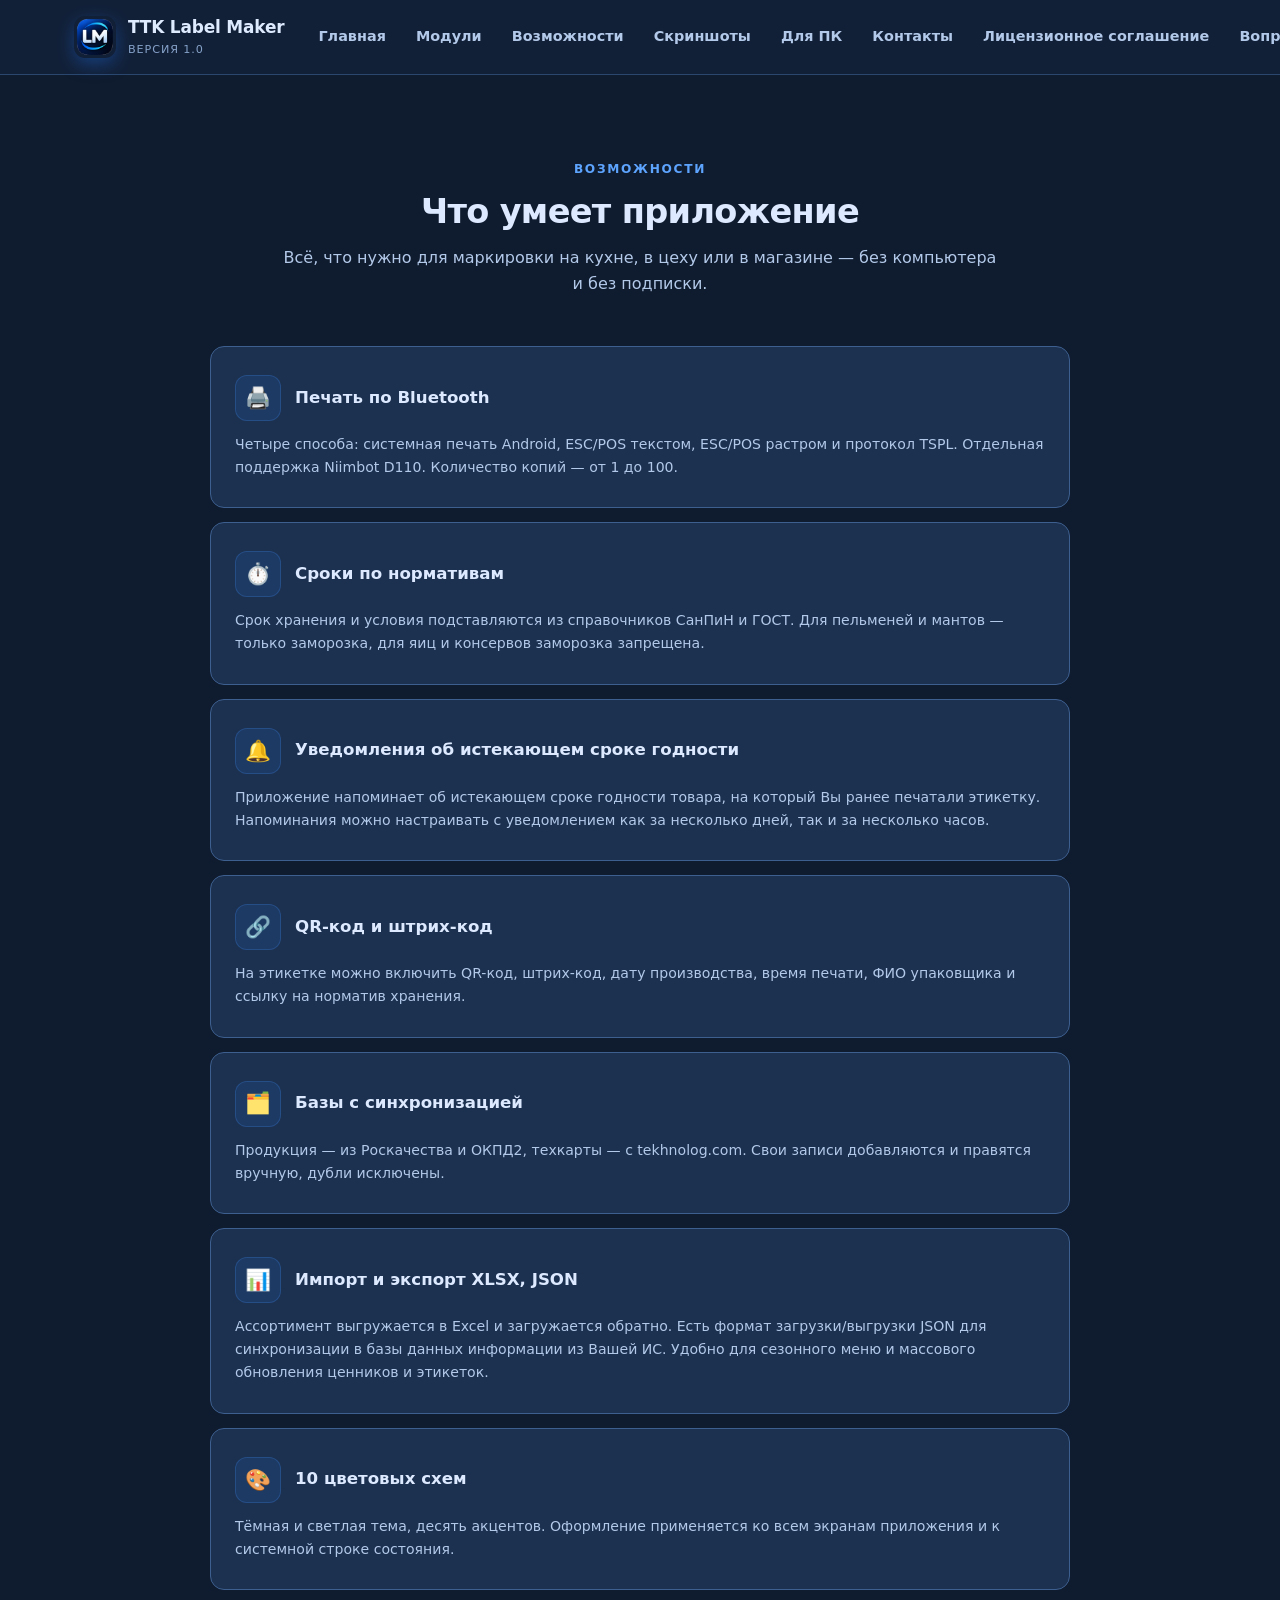
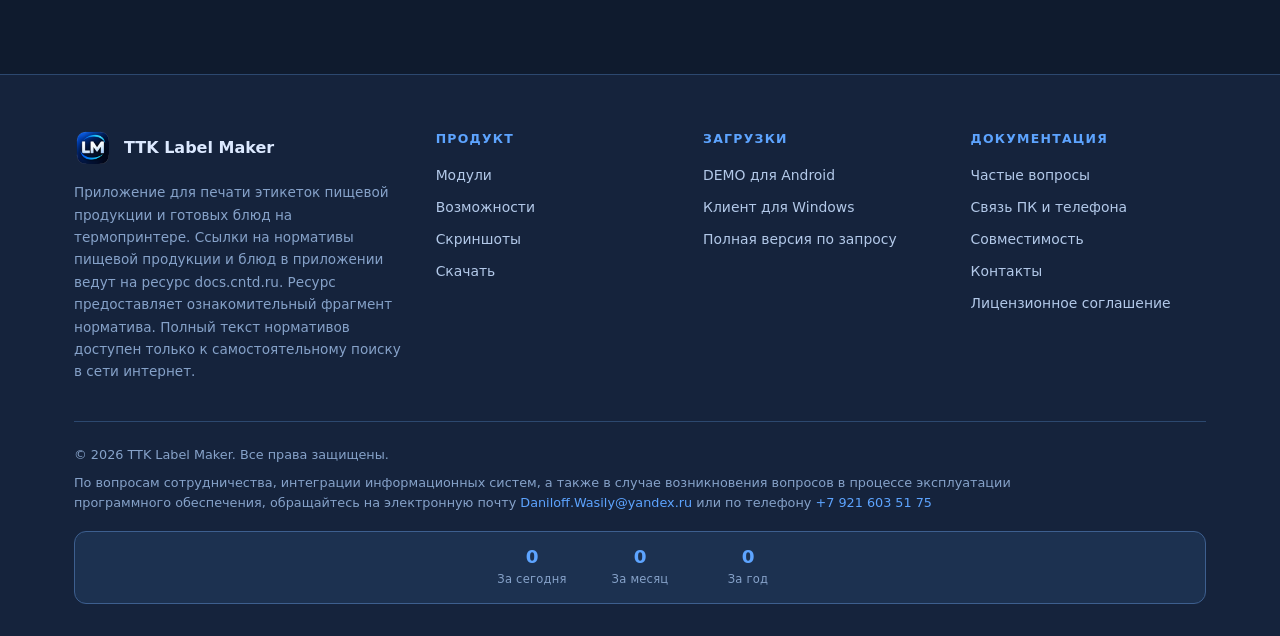
<file: features.html>
<!DOCTYPE html>
<html lang="ru" style="background:#0f1b2e">
<head>
<meta charset="UTF-8">
  <meta name="viewport" content="width=device-width, initial-scale=1">
  
<meta name="color-scheme" content="dark"><title>Возможности TTK Label Maker — печать этикеток и техкарт</title>
  <meta name="description" content="Возможности TTK Label Maker: печать этикеток и ценников на термопринтере, QR-код и штрих-код, базы 2646 позиций и 993 техкарт, Bluetooth-печать, синхронизация с Windows.">
  <meta name="keywords" content="TTK Label Maker, этикетки, термопринтер, технологические карты, ТТК, СанПиН, ГОСТ, QR-код, Android, печать по Bluetooth, скачать APK">
  <meta name="theme-color" content="#050a14">
  <meta property="og:type" content="website">
  <meta property="og:title" content="TTK Label Maker — этикетки и техкарты с телефона">
  <meta property="og:description" content="Печать этикеток и технологических карт прямо со смартфона. Готовые базы с нормами хранения, QR-код, Bluetooth-печать, Windows-редактор баз.">
  <meta property="og:image" content="https://wasso75.github.io/ttk-label-maker/assets/img/app-icon.png">
  <meta property="og:url" content="https://wasso75.github.io/ttk-label-maker/features.html">
  <link rel="icon" type="image/png" href="assets/img/app-icon.png">
  <link rel="stylesheet" href="assets/css/style.css?v=20261026b">

  <!-- Yandex.Metrika counter -->
  <script type="text/javascript">
    (function (m, e, t, r, i, k, a) {
      m[i] = m[i] || function () { (m[i].a = m[i].a || []).push(arguments); };
      m[i].l = 1 * new Date();
      for (var j = 0; j < document.scripts.length; j++) { if (document.scripts[j].src === r) { return; } }
      k = e.createElement(t), a = e.getElementsByTagName(t)[0], k.async = 1, k.src = r, a.parentNode.insertBefore(k, a);
    })(window, document, "script", "https://mc.yandex.ru/metrika/tag.js", "ym");

    ym(113813533, "init", {
      clickmap: true,
      trackLinks: true,
      accurateTrackBounce: true,
      webvisor: true
    });
  </script>
  <noscript><div><img src="https://mc.yandex.ru/watch/113813533" style="position:absolute; left:-9999px;" alt="" /></div></noscript>
  <!-- /Yandex.Metrika counter -->
  <script type="application/ld+json">
{
  "@context": "https://schema.org",
  "@type": "BreadcrumbList",
  "itemListElement": [
    {
      "@type": "ListItem",
      "position": 1,
      "name": "Главная",
      "item": "https://wasso75.github.io/ttk-label-maker/"
    },
    {
      "@type": "ListItem",
      "position": 2,
      "name": "Возможности TTK Label Maker",
      "item": "https://wasso75.github.io/ttk-label-maker/features.html"
    }
  ]
}
  </script>
</head>
</head>
<body>

  <header class="header">
    <div class="container header__inner">
      <a class="brand" href="index.html">
        <img class="brand__icon" src="assets/img/app-icon.png" alt="Иконка TTK Label Maker" width="42" height="42">
        <span>
          <span class="brand__name">TTK Label Maker</span>
          <span class="brand__sub">версия 1.0</span>
        </span>
      </a>

      <nav id="mainNav">
          <ul class="nav">
            <li><a href="index.html">Главная</a></li>
            <li><a href="modules.html">Модули</a></li>
            <li><a class="is-active" href="features.html">Возможности</a></li>
            <li><a href="screens.html">Скриншоты</a></li>
            <li><a href="pc.html">Для ПК</a></li>
            <li><a href="contacts.html">Контакты</a></li>
            <li><a href="license.html">Лицензионное соглашение</a></li>
            <li><a href="faq.html">Вопросы</a></li>
          </ul>
      </nav>

      <button class="nav-toggle" id="navToggle" type="button" aria-label="Открыть меню" aria-expanded="false" aria-controls="mainNav">
        <span class="nav-toggle__icon">
          <span class="nav-toggle__bar"></span>
          <span class="nav-toggle__bar"></span>
          <span class="nav-toggle__bar"></span>
        </span>
        <span class="nav-toggle__label">Меню</span>
      </button>

      <div class="header__cta">
        <a class="btn btn--primary btn--sm" href="download.html">Скачать</a>
      </div>
    </div>
  </header>

  <main id="top">
    <section class="section" id="features">
      <div class="container">
        <div class="section__head">
          <span class="section__eyebrow">Возможности</span>
          <h1 class="section__title">Что умеет приложение</h1>
          <p class="section__text">
            Всё, что нужно для маркировки на кухне, в цеху или в магазине — без компьютера и без подписки.
          </p>
        </div>

        <div class="cards">
          <article class="card">
            <div class="card__icon">🖨️</div>
            <h3>Печать по Bluetooth</h3>
            <p>
              Четыре способа: системная печать Android, ESC/POS текстом, ESC/POS растром
              и протокол TSPL. Отдельная поддержка Niimbot D110. Количество копий — от 1 до 100.
            </p>
          </article>

          <article class="card">
            <div class="card__icon">⏱️</div>
            <h3>Сроки по нормативам</h3>
            <p>
              Срок хранения и условия подставляются из справочников СанПиН и ГОСТ.
              Для пельменей и мантов — только заморозка, для яиц и консервов заморозка запрещена.
            </p>
          </article>

          <article class="card">
            <div class="card__icon">🔔</div>
            <h3>Уведомления об истекающем сроке годности</h3>
            <p>
              Приложение напоминает об истекающем сроке годности товара, на который Вы ранее печатали этикетку.
              Напоминания можно настраивать с уведомлением как за несколько дней, так и за несколько часов.
            </p>
          </article>

          <article class="card">
            <div class="card__icon">🔗</div>
            <h3>QR-код и штрих-код</h3>
            <p>
              На этикетке можно включить QR-код, штрих-код, дату производства, время печати,
              ФИО упаковщика и ссылку на норматив хранения.
            </p>
          </article>

          <article class="card">
            <div class="card__icon">🗂️</div>
            <h3>Базы с синхронизацией</h3>
            <p>
              Продукция — из Роскачества и ОКПД2, техкарты — с tekhnolog.com. Свои записи
              добавляются и правятся вручную, дубли исключены.
            </p>
          </article>

          <article class="card">
            <div class="card__icon">📊</div>
            <h3>Импорт и экспорт XLSX, JSON</h3>
            <p>
              Ассортимент выгружается в Excel и загружается обратно. Есть формат загрузки/выгрузки JSON
              для синхронизации в базы данных информации из Вашей ИС. Удобно для сезонного
              меню и массового обновления ценников и этикеток.
            </p>
          </article>

          <article class="card">
            <div class="card__icon">🎨</div>
            <h3>10 цветовых схем</h3>
            <p>
              Тёмная и светлая тема, десять акцентов. Оформление применяется ко всем экранам
              приложения и к системной строке состояния.
            </p>
          </article>
        </div>
      </div>
    </section>
  </main>

  <footer class="footer">
    <div class="container">
      <div class="footer__grid">
        <div>
          <div class="footer__brand">
            <img src="assets/img/app-icon.png" alt="" width="38" height="38" loading="lazy">
            <span>TTK Label Maker</span>
          </div>
          <p>
            Приложение для печати этикеток пищевой продукции и готовых блюд на термопринтере. Ссылки на нормативы пищевой продукции и блюд в приложении ведут на ресурс docs.cntd.ru. Ресурс предоставляет ознакомительный фрагмент норматива. Полный текст нормативов доступен только к самостоятельному поиску в сети интернет.
          </p>
        </div>

        <div>
          <h4>Продукт</h4>
          <ul>
            <li><a href="modules.html">Модули</a></li>
            <li><a href="features.html">Возможности</a></li>
            <li><a href="screens.html">Скриншоты</a></li>
            <li><a href="download.html">Скачать</a></li>
          </ul>
        </div>

        <div>
          <h4>Загрузки</h4>
          <ul>
            <li><a href="download/TTK-Label-DEMO-v1.0.apk">DEMO для Android</a></li>
            <li><a href="download/TTK-Label-Client.exe" download>Клиент для Windows</a></li>
            <li><a href="contacts.html">Полная версия по запросу</a></li>
          </ul>
        </div>

        <div>
          <h4>Документация</h4>
          <ul>
            <li><a href="faq.html">Частые вопросы</a></li>
            <li><a href="pc.html">Связь ПК и телефона</a></li>
            <li><a href="Compatibility.html">Совместимость</a></li>
            <li><a href="contacts.html">Контакты</a></li>
            <li><a href="license.html">Лицензионное соглашение</a></li>
          </ul>
        </div>
      </div>

      <div class="footer__bottom">
        <span>© 2026 TTK Label Maker. Все права защищены.</span>
        <span class="footer__legal">По вопросам сотрудничества, интеграции информационных систем, а также в случае возникновения вопросов в процессе эксплуатации программного обеспечения, обращайтесь на электронную почту <a href="mailto:Daniloff.Wasily@yandex.ru">Daniloff.Wasily@yandex.ru</a> или по телефону <a href="tel:+79216035175">+7 921 603 51 75</a></span>
      </div>

      <div class="footer__stats" id="footerStats" aria-label="Статистика посещений">
        <span class="footer__stat">
          <b class="footer__stat-num" data-k="today">–</b>
          <span class="footer__stat-lbl">За сегодня</span>
        </span>
        <span class="footer__stat">
          <b class="footer__stat-num" data-k="month">–</b>
          <span class="footer__stat-lbl">За месяц</span>
        </span>
        <span class="footer__stat">
          <b class="footer__stat-num" data-k="total">–</b>
          <span class="footer__stat-lbl">За год</span>
        </span>
      </div>
    </div>
  </footer>

  <button class="to-top" id="toTop" type="button" aria-label="Наверх">↑</button>

  <button class="to-top" id="toTop" type="button" aria-label="Наверх">↑</button>

  <div class="cursor-trail" id="cursorTrail" aria-hidden="true"></div>
  <div class="cursor-glow" id="cursorGlow" aria-hidden="true"></div>

  <script>
    (function () {
      var toTop = document.getElementById('toTop');

      window.addEventListener('scroll', function () {
        if (window.scrollY > 700) {
          toTop.classList.add('is-visible');
        } else {
          toTop.classList.remove('is-visible');
        }
      }, { passive: true });

      toTop.addEventListener('click', function () {
        window.scrollTo({ top: 0, behavior: 'smooth' });
      });

      // Мобильное меню (гамбургер)
      var navToggle = document.getElementById('navToggle');
      var mainNav = document.getElementById('mainNav');
      if (navToggle && mainNav) {
        navToggle.addEventListener('click', function () {
          var open = mainNav.classList.toggle('is-open');
          navToggle.setAttribute('aria-expanded', open ? 'true' : 'false');
          navToggle.setAttribute('aria-label', open ? 'Закрыть меню' : 'Открыть меню');
        });

        mainNav.addEventListener('click', function (e) {
          if (e.target && e.target.tagName === 'A') {
            mainNav.classList.remove('is-open');
            navToggle.setAttribute('aria-expanded', 'false');
            navToggle.setAttribute('aria-label', 'Открыть меню');
          }
        });
      }

      document.querySelectorAll('[data-file]').forEach(function (btn) {
        btn.addEventListener('click', function () {
          var file = btn.getAttribute('data-file');
          var isApk = /\.apk$/i.test(file);

          if (isApk) {
            window.location.href = file;
            var box = document.getElementById('install');
            if (box) {
              box.classList.remove('is-highlight');
              void box.offsetWidth;
              box.classList.add('is-highlight');
              box.scrollIntoView({ behavior: 'smooth', block: 'center' });
            }
            return;
          }

          var link = document.createElement('a');
          link.href = file;
          link.download = '';
          document.body.appendChild(link);
          link.click();
          document.body.removeChild(link);
        });
      });

      // Сияние и шлейф, следующие за курсором
      var glow = document.getElementById('cursorGlow');
      var trail = document.getElementById('cursorTrail');
      var calm = window.matchMedia('(prefers-reduced-motion: reduce)').matches;
      var fine = window.matchMedia('(hover: hover) and (pointer: fine)').matches;

      if (glow && trail && fine) {
        var tx = 0, ty = 0;
        var s = { x: 0, y: 0 }, c = { x: 0, y: 0 };
        var raf = null, alive = false;

        var move = function () {
          var k1 = calm ? 1 : 0.07;   // шлейф
          var k2 = calm ? 1 : 0.2;    // ядро

          s.x += (tx - s.x) * k1; s.y += (ty - s.y) * k1;
          c.x += (tx - c.x) * k2; c.y += (ty - c.y) * k2;

          trail.style.transform = 'translate3d(' + s.x.toFixed(1) + 'px,' + s.y.toFixed(1) + 'px,0)';
          glow.style.transform = 'translate3d(' + c.x.toFixed(1) + 'px,' + c.y.toFixed(1) + 'px,0)';

          if (Math.abs(tx - s.x) > 0.3 || Math.abs(ty - s.y) > 0.3 ||
              Math.abs(tx - c.x) > 0.3 || Math.abs(ty - c.y) > 0.3) {
            raf = requestAnimationFrame(move);
          } else {
            raf = null;
          }
        };

        var start = function () {
          if (!alive) {
            alive = true;
            s.x = tx; s.y = ty; c.x = tx; c.y = ty;
          }
          trail.classList.add('is-visible');
          glow.classList.add('is-visible');
          if (raf === null) {
            raf = requestAnimationFrame(move);
          }
        };

        var stop = function () {
          trail.classList.remove('is-visible');
          glow.classList.remove('is-visible');
        };

        document.addEventListener('mousemove', function (e) {
          tx = e.clientX;
          ty = e.clientY;
          start();
        }, { passive: true });

        document.addEventListener('touchstart', stop, { passive: true });
        document.addEventListener('mouseleave', stop);
        window.addEventListener('blur', stop);
      }

      // Копирование email/телефона в буфер с краткой подписью
      document.querySelectorAll('.contact-link--copy').forEach(function (link) {
        link.addEventListener('click', function (e) {
          var text = link.getAttribute('data-copy') || '';
          var label = link.getAttribute('data-copy-label') || 'Скопировано';

          // Кнопка «Запросить полную версию»: клик копирует адрес, а не открывает почтовик
          if (link.hasAttribute('data-tooltip')) {
            e.preventDefault();
          }

          function copied() {
            showCopyToast(e, label);
          }

          if (navigator.clipboard && navigator.clipboard.writeText) {
            navigator.clipboard.writeText(text).then(copied).catch(function () { fallbackCopy(text, link, copied); });
          } else {
            fallbackCopy(text, link, copied);
          }
        });
      });

      function fallbackCopy(text, link, done) {
        var ta = document.createElement('textarea');
        ta.value = text;
        ta.style.position = 'fixed';
        ta.style.opacity = '0';
        document.body.appendChild(ta);
        ta.select();
        try { document.execCommand('copy'); } catch (err) {}
        document.body.removeChild(ta);
        done();
      }

      function showCopyToast(e, label) {
        var toast = document.getElementById('copyToast');
        if (!toast) {
          toast = document.createElement('div');
          toast.id = 'copyToast';
          toast.className = 'copy-toast';
          document.body.appendChild(toast);
        }
        var x = (e && e.clientX) || window.innerWidth / 2;
        var y = (e && e.clientY) || window.innerHeight / 2;
        toast.textContent = label;
        toast.style.left = x + 'px';
        toast.style.top = y + 'px';
        toast.classList.add('is-visible');
        clearTimeout(toast._t);
        toast._t = setTimeout(function () {
          toast.classList.remove('is-visible');
        }, 1600);
      }

      // Плавное раскрытие/сворачивание FAQ — управляем вручную (перехват клика),
      // чтобы анимация шла плавно в обе стороны (нативный details скрывал мгновенно)
      document.querySelectorAll('.faq details').forEach(function (detail) {
        var body = detail.querySelector('.faq__answer');
        if (!body) return;

        // начальное состояние: если открыто (напр. восстановлено навигацией) — показать
        function toOpen() {
          body.classList.remove('is-closed');
          body.style.maxHeight = '0px';
          // ждём кадр, чтобы контент был отрендерен, потом замеряем и анимируем
          requestAnimationFrame(function () {
            var h = body.scrollHeight;
            body.style.maxHeight = h + 'px';
          });
        }

        function toClose() {
          body.style.maxHeight = body.scrollHeight + 'px';
          void body.offsetHeight;
          body.classList.add('is-closed');
          // после анимации реально закрываем details
          clearTimeout(detail._t);
          detail._t = setTimeout(function () {
            detail.open = false;
            body.style.maxHeight = '';
          }, 500);
        }

        if (detail.open) {
          toOpen();
        } else {
          body.classList.add('is-closed');
          body.style.maxHeight = '0px';
        }

        var summary = detail.querySelector('summary');
        summary.addEventListener('click', function (e) {
          e.preventDefault();
          if (detail.open) {
            toClose();
          } else {
            detail.open = true;
            toOpen();
          }
        });
      });

      // Скриншоты: без открытия на весь экран, только подсветка при наведении/тапе
      document.querySelectorAll('.gallery .shot__frame img, .win-shot__frame img, .win-fmt__frame img').forEach(function (img) {
        var frame = img.closest('.shot__frame, .win-shot__frame, .win-fmt__frame');
        if (frame) {
          frame.addEventListener('mouseenter', function () {
            frame.classList.add('is-hover');
          });
          frame.addEventListener('mouseleave', function () {
            frame.classList.remove('is-hover');
          });
        }
      });
    })();
  </script>

  <script>
    // Статистика посещений из Яндекс.Метрики (API)
    (function () {
      var CID = '113813533';
      var TOKEN = 'y0__wgBEJ-TziwY8dtNIJLzoMUZBxt44lhW3Wht_YZVXOSJeooBLZM';
      var box = document.getElementById('footerStats');
      if (!box) return;

      function fmt(n) {
        n = Math.round(n || 0);
        return n.toString().replace(/\B(?=(\d{3})+(?!\d))/g, ' ');
      }

      function set(key, val) {
        var el = box.querySelector('[data-k="' + key + '"]');
        if (el) {
          var shown = val;
          el.textContent = fmt(shown);
        }
      }

      function load() {
        var _now = new Date();
        var todayStr = _now.getFullYear() + '-' + String(_now.getMonth() + 1).padStart(2, '0') + '-' + String(_now.getDate()).padStart(2, '0');
        var urlToday = 'https://api-metrika.yandex.net/stat/v1/data?ids=' + CID +
          '&metrics=ym:s:visits&date1=' + todayStr + '&date2=' + todayStr + '&group=day&dimensions=ym:s:date';
        var d1 = new Date();
        d1.setDate(1);
        var d1s = d1.getFullYear() + '-' + String(d1.getMonth() + 1).padStart(2, '0') + '-01';
        var urlMonth = 'https://api-metrika.yandex.net/stat/v1/data?ids=' + CID +
          '&metrics=ym:s:visits&date1=' + d1s + '&date2=today';
        var urlTotal = 'https://api-metrika.yandex.net/stat/v1/data?ids=' + CID +
          '&metrics=ym:s:visits&date1=' + _now.getFullYear() + '-01-01&date2=today';

        function get(u, cb) {
          fetch(u, { headers: { 'Authorization': 'OAuth ' + TOKEN } })
            .then(function (r) { return r.json(); })
            .then(function (j) { cb((j && j.totals) ? j.totals[0] : 0); })
            .catch(function () { cb(0); });
        }

        get(urlToday, function (v) { set('today', v); });
        get(urlMonth, function (v) { set('month', v); });
        get(urlTotal, function (v) { set('total', v); });
      }

      load();
    })();
  </script>


  <script>
    // Плавный переход между страницами (затухание)
    (function () {
      function isInternal(href) {
        if (!href) return false;
        if (href.charAt(0) === '#') return false;
        if (/^(mailto:|tel:|download:)/i.test(href)) return false;
        if (/^https?:\/\//i.test(href)) return href.indexOf(location.origin) === 0;
        return true;
      }

      // затухание при появлении страницы
      document.documentElement.classList.add('page-enter');

      // прослушиваем клики по внутренним ссылкам
      document.addEventListener('click', function (e) {
        var a = e.target && e.target.closest ? e.target.closest('a') : null;
        if (!a) return;
        var href = a.getAttribute('href');
        if (!href) return;
        if (!/.html(?:#|$)/i.test(href)) return;
        if (!isInternal(href)) return;
        e.preventDefault();
        document.body.classList.add('page-leave');
        setTimeout(function () {
          window.location.href = href;
        }, 320);
      }, true);
    })();
  </script>

  <script src="assets/download-tracker.js"></script>
</body>
</html>
</file>
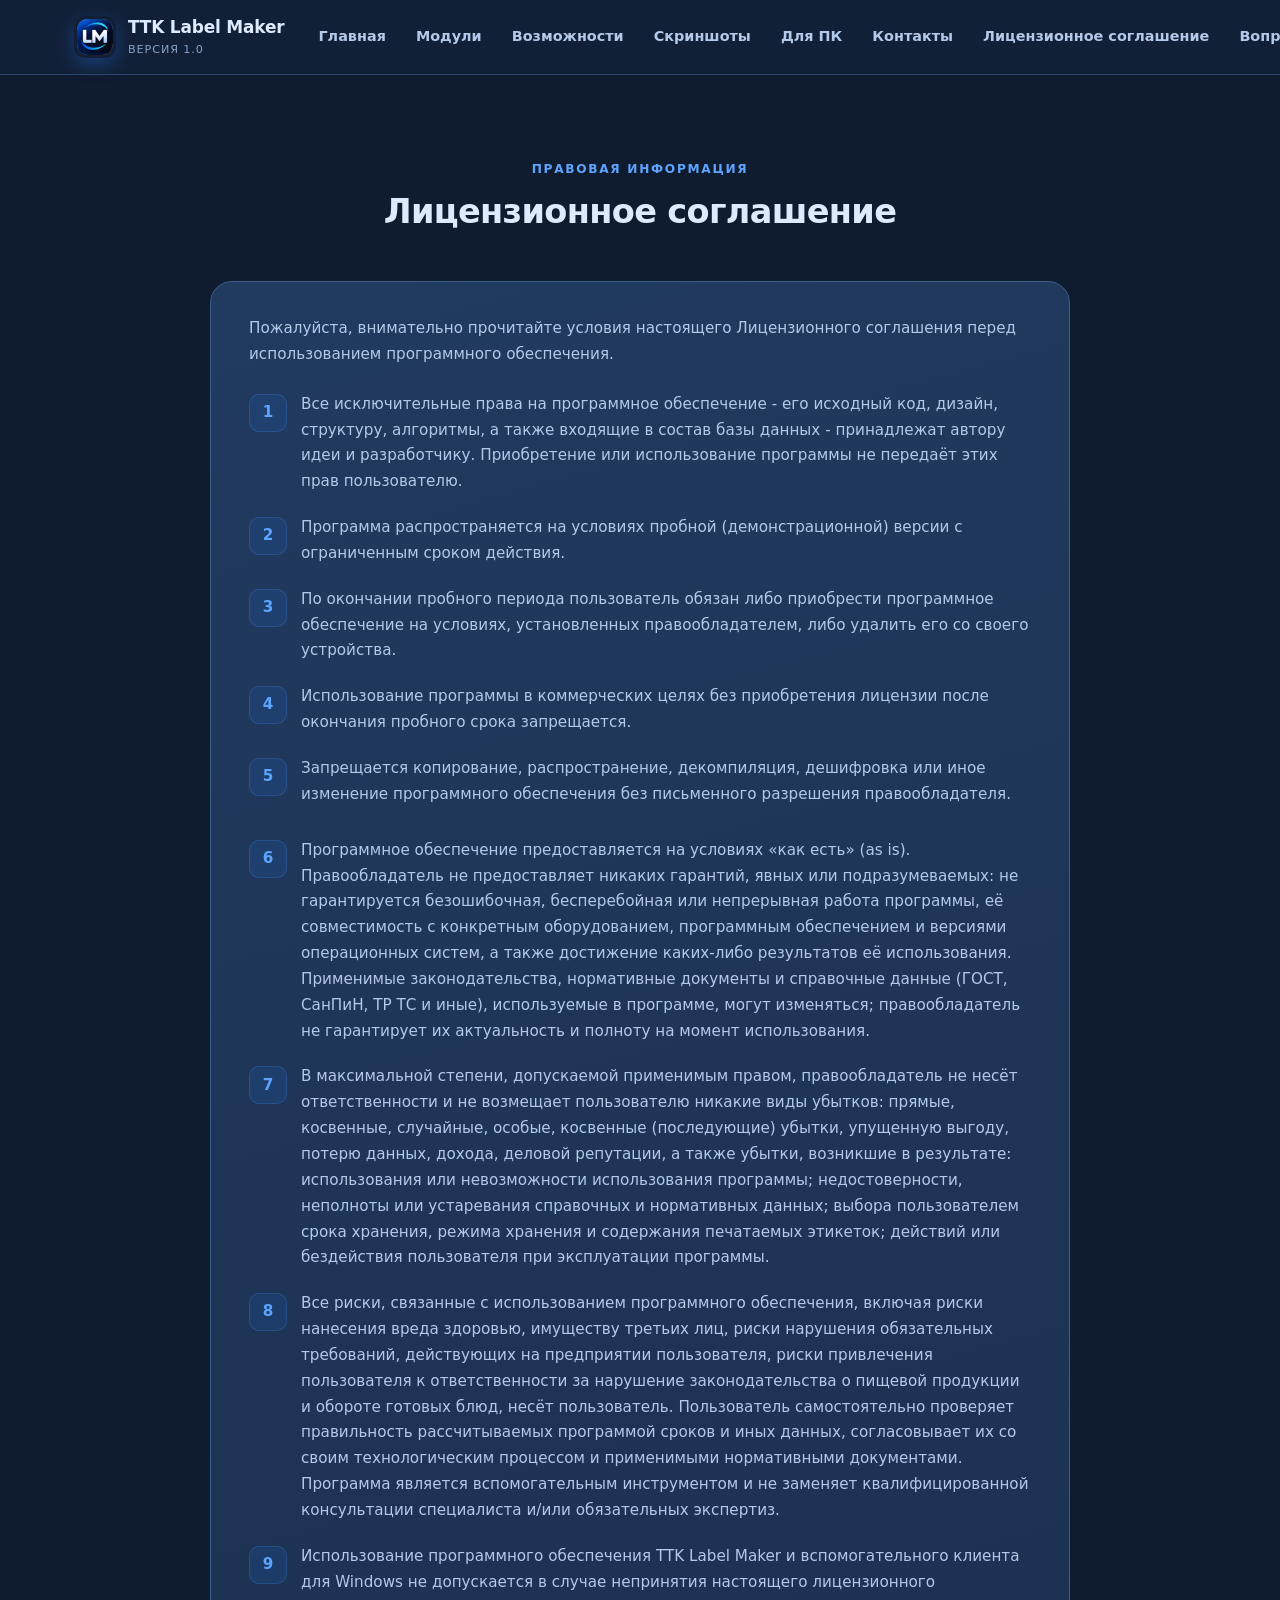
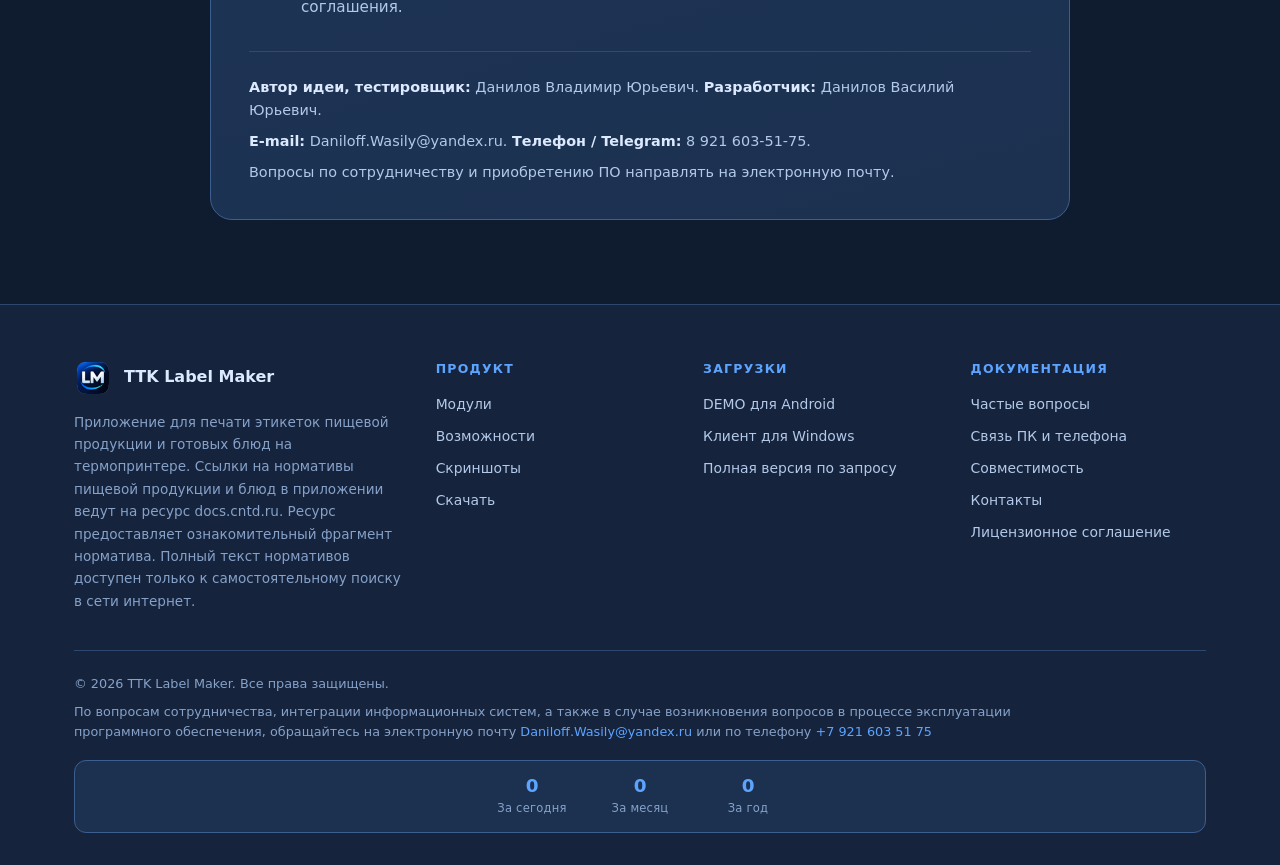
<file: license.html>
<!DOCTYPE html>
<html lang="ru" style="background:#0f1b2e">
<head>
<meta charset="UTF-8">
  <meta name="viewport" content="width=device-width, initial-scale=1">
  
<meta name="color-scheme" content="dark"><title>Лицензионное соглашение — TTK Label Maker</title>
  <meta name="description" content="Лицензионное соглашение TTK Label Maker — приложения для печати этикеток пищевой продукции и техкарт блюд на термопринтере.">
  <meta name="keywords" content="TTK Label Maker, этикетки, термопринтер, технологические карты, ТТК, СанПиН, ГОСТ, QR-код, Android, печать по Bluetooth, скачать APK">
  <meta name="theme-color" content="#050a14">
  <meta property="og:type" content="website">
  <meta property="og:title" content="TTK Label Maker — этикетки и техкарты с телефона">
  <meta property="og:description" content="Печать этикеток и технологических карт прямо со смартфона. Готовые базы с нормами хранения, QR-код, Bluetooth-печать, Windows-редактор баз.">
  <meta property="og:image" content="https://wasso75.github.io/ttk-label-maker/assets/img/app-icon.png">
  <meta property="og:url" content="https://wasso75.github.io/ttk-label-maker/license.html">
  <link rel="icon" type="image/png" href="assets/img/app-icon.png">
  <link rel="stylesheet" href="assets/css/style.css?v=20261026b">

  <!-- Yandex.Metrika counter -->
  <script type="text/javascript">
    (function (m, e, t, r, i, k, a) {
      m[i] = m[i] || function () { (m[i].a = m[i].a || []).push(arguments); };
      m[i].l = 1 * new Date();
      for (var j = 0; j < document.scripts.length; j++) { if (document.scripts[j].src === r) { return; } }
      k = e.createElement(t), a = e.getElementsByTagName(t)[0], k.async = 1, k.src = r, a.parentNode.insertBefore(k, a);
    })(window, document, "script", "https://mc.yandex.ru/metrika/tag.js", "ym");

    ym(113813533, "init", {
      clickmap: true,
      trackLinks: true,
      accurateTrackBounce: true,
      webvisor: true
    });
  </script>
  <noscript><div><img src="https://mc.yandex.ru/watch/113813533" style="position:absolute; left:-9999px;" alt="" /></div></noscript>
  <!-- /Yandex.Metrika counter -->
  <script type="application/ld+json">
{
  "@context": "https://schema.org",
  "@type": "BreadcrumbList",
  "itemListElement": [
    {
      "@type": "ListItem",
      "position": 1,
      "name": "Главная",
      "item": "https://wasso75.github.io/ttk-label-maker/"
    },
    {
      "@type": "ListItem",
      "position": 2,
      "name": "Лицензионное соглашение",
      "item": "https://wasso75.github.io/ttk-label-maker/license.html"
    }
  ]
}
  </script>
</head>
</head>
<body>

  <header class="header">
    <div class="container header__inner">
      <a class="brand" href="index.html">
        <img class="brand__icon" src="assets/img/app-icon.png" alt="Иконка TTK Label Maker" width="42" height="42">
        <span>
          <span class="brand__name">TTK Label Maker</span>
          <span class="brand__sub">версия 1.0</span>
        </span>
      </a>

      <nav id="mainNav">
          <ul class="nav">
            <li><a href="index.html">Главная</a></li>
            <li><a href="modules.html">Модули</a></li>
            <li><a href="features.html">Возможности</a></li>
            <li><a href="screens.html">Скриншоты</a></li>
            <li><a href="pc.html">Для ПК</a></li>
            <li><a href="contacts.html">Контакты</a></li>
            <li><a class="is-active" href="license.html">Лицензионное соглашение</a></li>
            <li><a href="faq.html">Вопросы</a></li>
          </ul>
      </nav>

      <button class="nav-toggle" id="navToggle" type="button" aria-label="Открыть меню" aria-expanded="false" aria-controls="mainNav">
        <span class="nav-toggle__icon">
          <span class="nav-toggle__bar"></span>
          <span class="nav-toggle__bar"></span>
          <span class="nav-toggle__bar"></span>
        </span>
        <span class="nav-toggle__label">Меню</span>
      </button>

      <div class="header__cta">
        <a class="btn btn--primary btn--sm" href="download.html">Скачать</a>
      </div>
    </div>
  </header>

  <main id="top">
    <section class="section" id="license">
      <div class="container">
        <div class="section__head">
          <span class="section__eyebrow">Правовая информация</span>
          <h1 class="section__title">Лицензионное соглашение</h1>
        </div>

        <div class="license">
          <p class="license__lead">Пожалуйста, внимательно прочитайте условия настоящего Лицензионного соглашения перед использованием программного обеспечения.</p>

          <ol class="license__list">
            <li>
              Все исключительные права на программное обеспечение - его исходный код, дизайн,
              структуру, алгоритмы, а также входящие в состав базы данных - принадлежат автору идеи
              и разработчику. Приобретение или использование программы не передаёт этих прав пользователю.
            </li>
            <li>
              Программа распространяется на условиях пробной (демонстрационной) версии с ограниченным
              сроком действия.
            </li>
            <li>
              По окончании пробного периода пользователь обязан либо приобрести программное обеспечение
              на условиях, установленных правообладателем, либо удалить его со своего устройства.
            </li>
            <li>
              Использование программы в коммерческих целях без приобретения лицензии после окончания
              пробного срока запрещается.
            </li>
            <li>
              Запрещается копирование, распространение, декомпиляция, дешифровка или иное изменение
              программного обеспечения без письменного разрешения правообладателя.
            </li>
          </ol>

          <ol class="license__list" style="counter-reset: lic 5;">
            <li>
              Программное обеспечение предоставляется на условиях «как есть» (as is). Правообладатель
              не предоставляет никаких гарантий, явных или подразумеваемых: не гарантируется безошибочная,
              бесперебойная или непрерывная работа программы, её совместимость с конкретным оборудованием,
              программным обеспечением и версиями операционных систем, а также достижение каких-либо
              результатов её использования. Применимые законодательства, нормативные документы и справочные
              данные (ГОСТ, СанПиН, ТР ТС и иные), используемые в программе, могут изменяться; правообладатель
              не гарантирует их актуальность и полноту на момент использования.
            </li>
            <li>
              В максимальной степени, допускаемой применимым правом, правообладатель не несёт ответственности
              и не возмещает пользователю никакие виды убытков: прямые, косвенные, случайные, особые,
              косвенные (последующие) убытки, упущенную выгоду, потерю данных, дохода, деловой репутации,
              а также убытки, возникшие в результате: использования или невозможности использования программы;
              недостоверности, неполноты или устаревания справочных и нормативных данных; выбора пользователем
              срока хранения, режима хранения и содержания печатаемых этикеток; действий или бездействия
              пользователя при эксплуатации программы.
            </li>
            <li>
              Все риски, связанные с использованием программного обеспечения, включая риски нанесения вреда
              здоровью, имуществу третьих лиц, риски нарушения обязательных требований, действующих на
              предприятии пользователя, риски привлечения пользователя к ответственности за нарушение
              законодательства о пищевой продукции и обороте готовых блюд, несёт пользователь. Пользователь
              самостоятельно проверяет правильность рассчитываемых программой сроков и иных данных, согласовывает
              их со своим технологическим процессом и применимыми нормативными документами. Программа является
              вспомогательным инструментом и не заменяет квалифицированной консультации специалиста и/или
              обязательных экспертиз.
            </li>
            <li>
              Использование программного обеспечения TTK Label Maker и вспомогательного клиента для Windows
              не допускается в случае непринятия настоящего лицензионного соглашения.
            </li>
          </ol>

          <div class="license__meta">
            <p><strong>Автор идеи, тестировщик:</strong> Данилов Владимир Юрьевич. <strong>Разработчик:</strong> Данилов Василий Юрьевич.</p>
            <p><strong>E-mail:</strong> Daniloff.Wasily@yandex.ru. <strong>Телефон / Telegram:</strong> 8 921 603-51-75.</p>
            <p>Вопросы по сотрудничеству и приобретению ПО направлять на электронную почту.</p>
          </div>
        </div>
      </div>
    </section>
  </main>

  <footer class="footer">
    <div class="container">
      <div class="footer__grid">
        <div>
          <div class="footer__brand">
            <img src="assets/img/app-icon.png" alt="" width="38" height="38" loading="lazy">
            <span>TTK Label Maker</span>
          </div>
          <p>
            Приложение для печати этикеток пищевой продукции и готовых блюд на термопринтере. Ссылки на нормативы пищевой продукции и блюд в приложении ведут на ресурс docs.cntd.ru. Ресурс предоставляет ознакомительный фрагмент норматива. Полный текст нормативов доступен только к самостоятельному поиску в сети интернет.
          </p>
        </div>

        <div>
          <h4>Продукт</h4>
          <ul>
            <li><a href="modules.html">Модули</a></li>
            <li><a href="features.html">Возможности</a></li>
            <li><a href="screens.html">Скриншоты</a></li>
            <li><a href="download.html">Скачать</a></li>
          </ul>
        </div>

        <div>
          <h4>Загрузки</h4>
          <ul>
            <li><a href="download/TTK-Label-DEMO-v1.0.apk">DEMO для Android</a></li>
            <li><a href="download/TTK-Label-Client.exe" download>Клиент для Windows</a></li>
            <li><a href="contacts.html">Полная версия по запросу</a></li>
          </ul>
        </div>

        <div>
          <h4>Документация</h4>
          <ul>
            <li><a href="faq.html">Частые вопросы</a></li>
            <li><a href="pc.html">Связь ПК и телефона</a></li>
            <li><a href="Compatibility.html">Совместимость</a></li>
            <li><a href="contacts.html">Контакты</a></li>
            <li><a href="license.html">Лицензионное соглашение</a></li>
          </ul>
        </div>
      </div>

      <div class="footer__bottom">
        <span>© 2026 TTK Label Maker. Все права защищены.</span>
        <span class="footer__legal">По вопросам сотрудничества, интеграции информационных систем, а также в случае возникновения вопросов в процессе эксплуатации программного обеспечения, обращайтесь на электронную почту <a href="mailto:Daniloff.Wasily@yandex.ru">Daniloff.Wasily@yandex.ru</a> или по телефону <a href="tel:+79216035175">+7 921 603 51 75</a></span>
      </div>

      <div class="footer__stats" id="footerStats" aria-label="Статистика посещений">
        <span class="footer__stat">
          <b class="footer__stat-num" data-k="today">–</b>
          <span class="footer__stat-lbl">За сегодня</span>
        </span>
        <span class="footer__stat">
          <b class="footer__stat-num" data-k="month">–</b>
          <span class="footer__stat-lbl">За месяц</span>
        </span>
        <span class="footer__stat">
          <b class="footer__stat-num" data-k="total">–</b>
          <span class="footer__stat-lbl">За год</span>
        </span>
      </div>
    </div>
  </footer>

  <button class="to-top" id="toTop" type="button" aria-label="Наверх">↑</button>

  <button class="to-top" id="toTop" type="button" aria-label="Наверх">↑</button>

  <div class="cursor-trail" id="cursorTrail" aria-hidden="true"></div>
  <div class="cursor-glow" id="cursorGlow" aria-hidden="true"></div>

  <script>
    (function () {
      var toTop = document.getElementById('toTop');

      window.addEventListener('scroll', function () {
        if (window.scrollY > 700) {
          toTop.classList.add('is-visible');
        } else {
          toTop.classList.remove('is-visible');
        }
      }, { passive: true });

      toTop.addEventListener('click', function () {
        window.scrollTo({ top: 0, behavior: 'smooth' });
      });

      // Мобильное меню (гамбургер)
      var navToggle = document.getElementById('navToggle');
      var mainNav = document.getElementById('mainNav');
      if (navToggle && mainNav) {
        navToggle.addEventListener('click', function () {
          var open = mainNav.classList.toggle('is-open');
          navToggle.setAttribute('aria-expanded', open ? 'true' : 'false');
          navToggle.setAttribute('aria-label', open ? 'Закрыть меню' : 'Открыть меню');
        });

        mainNav.addEventListener('click', function (e) {
          if (e.target && e.target.tagName === 'A') {
            mainNav.classList.remove('is-open');
            navToggle.setAttribute('aria-expanded', 'false');
            navToggle.setAttribute('aria-label', 'Открыть меню');
          }
        });
      }

      document.querySelectorAll('[data-file]').forEach(function (btn) {
        btn.addEventListener('click', function () {
          var file = btn.getAttribute('data-file');
          var isApk = /\.apk$/i.test(file);

          if (isApk) {
            window.location.href = file;
            var box = document.getElementById('install');
            if (box) {
              box.classList.remove('is-highlight');
              void box.offsetWidth;
              box.classList.add('is-highlight');
              box.scrollIntoView({ behavior: 'smooth', block: 'center' });
            }
            return;
          }

          var link = document.createElement('a');
          link.href = file;
          link.download = '';
          document.body.appendChild(link);
          link.click();
          document.body.removeChild(link);
        });
      });

      // Сияние и шлейф, следующие за курсором
      var glow = document.getElementById('cursorGlow');
      var trail = document.getElementById('cursorTrail');
      var calm = window.matchMedia('(prefers-reduced-motion: reduce)').matches;
      var fine = window.matchMedia('(hover: hover) and (pointer: fine)').matches;

      if (glow && trail && fine) {
        var tx = 0, ty = 0;
        var s = { x: 0, y: 0 }, c = { x: 0, y: 0 };
        var raf = null, alive = false;

        var move = function () {
          var k1 = calm ? 1 : 0.07;   // шлейф
          var k2 = calm ? 1 : 0.2;    // ядро

          s.x += (tx - s.x) * k1; s.y += (ty - s.y) * k1;
          c.x += (tx - c.x) * k2; c.y += (ty - c.y) * k2;

          trail.style.transform = 'translate3d(' + s.x.toFixed(1) + 'px,' + s.y.toFixed(1) + 'px,0)';
          glow.style.transform = 'translate3d(' + c.x.toFixed(1) + 'px,' + c.y.toFixed(1) + 'px,0)';

          if (Math.abs(tx - s.x) > 0.3 || Math.abs(ty - s.y) > 0.3 ||
              Math.abs(tx - c.x) > 0.3 || Math.abs(ty - c.y) > 0.3) {
            raf = requestAnimationFrame(move);
          } else {
            raf = null;
          }
        };

        var start = function () {
          if (!alive) {
            alive = true;
            s.x = tx; s.y = ty; c.x = tx; c.y = ty;
          }
          trail.classList.add('is-visible');
          glow.classList.add('is-visible');
          if (raf === null) {
            raf = requestAnimationFrame(move);
          }
        };

        var stop = function () {
          trail.classList.remove('is-visible');
          glow.classList.remove('is-visible');
        };

        document.addEventListener('mousemove', function (e) {
          tx = e.clientX;
          ty = e.clientY;
          start();
        }, { passive: true });

        document.addEventListener('touchstart', stop, { passive: true });
        document.addEventListener('mouseleave', stop);
        window.addEventListener('blur', stop);
      }

      // Копирование email/телефона в буфер с краткой подписью
      document.querySelectorAll('.contact-link--copy').forEach(function (link) {
        link.addEventListener('click', function (e) {
          var text = link.getAttribute('data-copy') || '';
          var label = link.getAttribute('data-copy-label') || 'Скопировано';

          // Кнопка «Запросить полную версию»: клик копирует адрес, а не открывает почтовик
          if (link.hasAttribute('data-tooltip')) {
            e.preventDefault();
          }

          function copied() {
            showCopyToast(e, label);
          }

          if (navigator.clipboard && navigator.clipboard.writeText) {
            navigator.clipboard.writeText(text).then(copied).catch(function () { fallbackCopy(text, link, copied); });
          } else {
            fallbackCopy(text, link, copied);
          }
        });
      });

      function fallbackCopy(text, link, done) {
        var ta = document.createElement('textarea');
        ta.value = text;
        ta.style.position = 'fixed';
        ta.style.opacity = '0';
        document.body.appendChild(ta);
        ta.select();
        try { document.execCommand('copy'); } catch (err) {}
        document.body.removeChild(ta);
        done();
      }

      function showCopyToast(e, label) {
        var toast = document.getElementById('copyToast');
        if (!toast) {
          toast = document.createElement('div');
          toast.id = 'copyToast';
          toast.className = 'copy-toast';
          document.body.appendChild(toast);
        }
        var x = (e && e.clientX) || window.innerWidth / 2;
        var y = (e && e.clientY) || window.innerHeight / 2;
        toast.textContent = label;
        toast.style.left = x + 'px';
        toast.style.top = y + 'px';
        toast.classList.add('is-visible');
        clearTimeout(toast._t);
        toast._t = setTimeout(function () {
          toast.classList.remove('is-visible');
        }, 1600);
      }

      // Плавное раскрытие/сворачивание FAQ — управляем вручную (перехват клика),
      // чтобы анимация шла плавно в обе стороны (нативный details скрывал мгновенно)
      document.querySelectorAll('.faq details').forEach(function (detail) {
        var body = detail.querySelector('.faq__answer');
        if (!body) return;

        // начальное состояние: если открыто (напр. восстановлено навигацией) — показать
        function toOpen() {
          body.classList.remove('is-closed');
          body.style.maxHeight = '0px';
          // ждём кадр, чтобы контент был отрендерен, потом замеряем и анимируем
          requestAnimationFrame(function () {
            var h = body.scrollHeight;
            body.style.maxHeight = h + 'px';
          });
        }

        function toClose() {
          body.style.maxHeight = body.scrollHeight + 'px';
          void body.offsetHeight;
          body.classList.add('is-closed');
          // после анимации реально закрываем details
          clearTimeout(detail._t);
          detail._t = setTimeout(function () {
            detail.open = false;
            body.style.maxHeight = '';
          }, 500);
        }

        if (detail.open) {
          toOpen();
        } else {
          body.classList.add('is-closed');
          body.style.maxHeight = '0px';
        }

        var summary = detail.querySelector('summary');
        summary.addEventListener('click', function (e) {
          e.preventDefault();
          if (detail.open) {
            toClose();
          } else {
            detail.open = true;
            toOpen();
          }
        });
      });

      // Скриншоты: без открытия на весь экран, только подсветка при наведении/тапе
      document.querySelectorAll('.gallery .shot__frame img, .win-shot__frame img, .win-fmt__frame img').forEach(function (img) {
        var frame = img.closest('.shot__frame, .win-shot__frame, .win-fmt__frame');
        if (frame) {
          frame.addEventListener('mouseenter', function () {
            frame.classList.add('is-hover');
          });
          frame.addEventListener('mouseleave', function () {
            frame.classList.remove('is-hover');
          });
        }
      });
    })();
  </script>

  <script>
    // Статистика посещений из Яндекс.Метрики (API)
    (function () {
      var CID = '113813533';
      var TOKEN = 'y0__wgBEJ-TziwY8dtNIJLzoMUZBxt44lhW3Wht_YZVXOSJeooBLZM';
      var box = document.getElementById('footerStats');
      if (!box) return;

      function fmt(n) {
        n = Math.round(n || 0);
        return n.toString().replace(/\B(?=(\d{3})+(?!\d))/g, ' ');
      }

      function set(key, val) {
        var el = box.querySelector('[data-k="' + key + '"]');
        if (el) {
          var shown = val;
          el.textContent = fmt(shown);
        }
      }

      function load() {
        var _now = new Date();
        var todayStr = _now.getFullYear() + '-' + String(_now.getMonth() + 1).padStart(2, '0') + '-' + String(_now.getDate()).padStart(2, '0');
        var urlToday = 'https://api-metrika.yandex.net/stat/v1/data?ids=' + CID +
          '&metrics=ym:s:visits&date1=' + todayStr + '&date2=' + todayStr + '&group=day&dimensions=ym:s:date';
        var d1 = new Date();
        d1.setDate(1);
        var d1s = d1.getFullYear() + '-' + String(d1.getMonth() + 1).padStart(2, '0') + '-01';
        var urlMonth = 'https://api-metrika.yandex.net/stat/v1/data?ids=' + CID +
          '&metrics=ym:s:visits&date1=' + d1s + '&date2=today';
        var urlTotal = 'https://api-metrika.yandex.net/stat/v1/data?ids=' + CID +
          '&metrics=ym:s:visits&date1=' + _now.getFullYear() + '-01-01&date2=today';

        function get(u, cb) {
          fetch(u, { headers: { 'Authorization': 'OAuth ' + TOKEN } })
            .then(function (r) { return r.json(); })
            .then(function (j) { cb((j && j.totals) ? j.totals[0] : 0); })
            .catch(function () { cb(0); });
        }

        get(urlToday, function (v) { set('today', v); });
        get(urlMonth, function (v) { set('month', v); });
        get(urlTotal, function (v) { set('total', v); });
      }

      load();
    })();
  </script>


  <script>
    // Плавный переход между страницами (затухание)
    (function () {
      function isInternal(href) {
        if (!href) return false;
        if (href.charAt(0) === '#') return false;
        if (/^(mailto:|tel:|download:)/i.test(href)) return false;
        if (/^https?:\/\//i.test(href)) return href.indexOf(location.origin) === 0;
        return true;
      }

      // затухание при появлении страницы
      document.documentElement.classList.add('page-enter');

      // прослушиваем клики по внутренним ссылкам
      document.addEventListener('click', function (e) {
        var a = e.target && e.target.closest ? e.target.closest('a') : null;
        if (!a) return;
        var href = a.getAttribute('href');
        if (!href) return;
        if (!/.html(?:#|$)/i.test(href)) return;
        if (!isInternal(href)) return;
        e.preventDefault();
        document.body.classList.add('page-leave');
        setTimeout(function () {
          window.location.href = href;
        }, 320);
      }, true);
    })();
  </script>

  <script src="assets/download-tracker.js"></script>
</body>
</html>
</file>
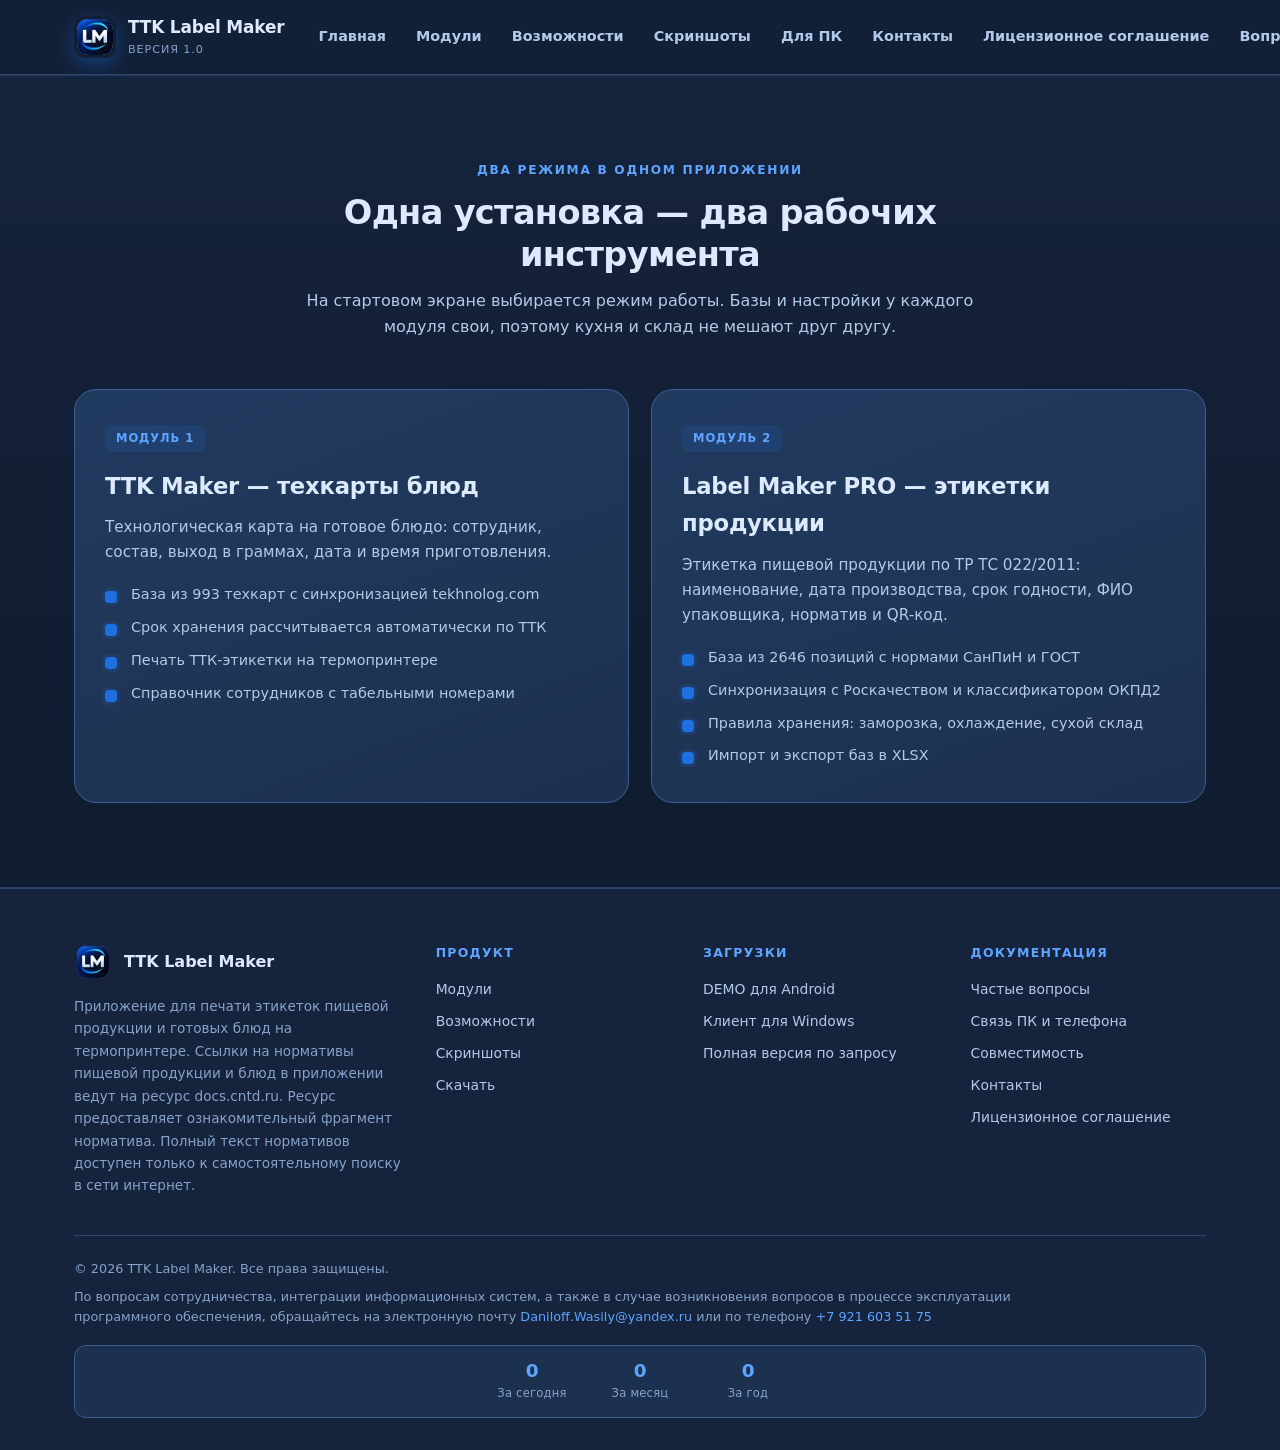
<file: modules.html>
<!DOCTYPE html>
<html lang="ru" style="background:#0f1b2e">
<head>
<meta charset="UTF-8">
  <meta name="viewport" content="width=device-width, initial-scale=1">
  
<meta name="color-scheme" content="dark"><title>Модули TTK Label Maker — печать этикеток и техкарт</title>
  <meta name="description" content="Модули TTK Label Maker: печать этикеток пищевой продукции и технологических карт блюд. Сроки хранения подставляются по нормам СанПиН и ГОСТ автоматически.">
  <meta name="keywords" content="TTK Label Maker, этикетки, термопринтер, технологические карты, ТТК, СанПиН, ГОСТ, QR-код, Android, печать по Bluetooth, скачать APK">
  <meta name="theme-color" content="#050a14">
  <meta property="og:type" content="website">
  <meta property="og:title" content="TTK Label Maker — этикетки и техкарты с телефона">
  <meta property="og:description" content="Печать этикеток и технологических карт прямо со смартфона. Готовые базы с нормами хранения, QR-код, Bluetooth-печать, Windows-редактор баз.">
  <meta property="og:image" content="https://wasso75.github.io/ttk-label-maker/assets/img/app-icon.png">
  <meta property="og:url" content="https://wasso75.github.io/ttk-label-maker/modules.html">
  <link rel="icon" type="image/png" href="assets/img/app-icon.png">
  <link rel="stylesheet" href="assets/css/style.css?v=20261026b">

  <!-- Yandex.Metrika counter -->
  <script type="text/javascript">
    (function (m, e, t, r, i, k, a) {
      m[i] = m[i] || function () { (m[i].a = m[i].a || []).push(arguments); };
      m[i].l = 1 * new Date();
      for (var j = 0; j < document.scripts.length; j++) { if (document.scripts[j].src === r) { return; } }
      k = e.createElement(t), a = e.getElementsByTagName(t)[0], k.async = 1, k.src = r, a.parentNode.insertBefore(k, a);
    })(window, document, "script", "https://mc.yandex.ru/metrika/tag.js", "ym");

    ym(113813533, "init", {
      clickmap: true,
      trackLinks: true,
      accurateTrackBounce: true,
      webvisor: true
    });
  </script>
  <noscript><div><img src="https://mc.yandex.ru/watch/113813533" style="position:absolute; left:-9999px;" alt="" /></div></noscript>
  <!-- /Yandex.Metrika counter -->
  <script type="application/ld+json">
{
  "@context": "https://schema.org",
  "@type": "BreadcrumbList",
  "itemListElement": [
    {
      "@type": "ListItem",
      "position": 1,
      "name": "Главная",
      "item": "https://wasso75.github.io/ttk-label-maker/"
    },
    {
      "@type": "ListItem",
      "position": 2,
      "name": "Модули TTK Label Maker",
      "item": "https://wasso75.github.io/ttk-label-maker/modules.html"
    }
  ]
}
  </script>
</head>
</head>
<body>

  <header class="header">
    <div class="container header__inner">
      <a class="brand" href="index.html">
        <img class="brand__icon" src="assets/img/app-icon.png" alt="Иконка TTK Label Maker" width="42" height="42">
        <span>
          <span class="brand__name">TTK Label Maker</span>
          <span class="brand__sub">версия 1.0</span>
        </span>
      </a>

      <nav id="mainNav">
          <ul class="nav">
            <li><a href="index.html">Главная</a></li>
            <li><a class="is-active" href="modules.html">Модули</a></li>
            <li><a href="features.html">Возможности</a></li>
            <li><a href="screens.html">Скриншоты</a></li>
            <li><a href="pc.html">Для ПК</a></li>
            <li><a href="contacts.html">Контакты</a></li>
            <li><a href="license.html">Лицензионное соглашение</a></li>
            <li><a href="faq.html">Вопросы</a></li>
          </ul>
      </nav>

      <button class="nav-toggle" id="navToggle" type="button" aria-label="Открыть меню" aria-expanded="false" aria-controls="mainNav">
        <span class="nav-toggle__icon">
          <span class="nav-toggle__bar"></span>
          <span class="nav-toggle__bar"></span>
          <span class="nav-toggle__bar"></span>
        </span>
        <span class="nav-toggle__label">Меню</span>
      </button>

      <div class="header__cta">
        <a class="btn btn--primary btn--sm" href="download.html">Скачать</a>
      </div>
    </div>
  </header>

  <main id="top">
    <section class="section section--alt" id="modules">
      <div class="container">
        <div class="section__head">
          <span class="section__eyebrow">Два режима в одном приложении</span>
          <h1 class="section__title">Одна установка — два рабочих инструмента</h1>
          <p class="section__text">
            На стартовом экране выбирается режим работы. Базы и настройки у каждого модуля свои,
            поэтому кухня и склад не мешают друг другу.
          </p>
        </div>

        <div class="modules">
          <article class="module">
            <span class="module__tag">Модуль 1</span>
            <h3>TTK Maker — техкарты блюд</h3>
            <p>
              Технологическая карта на готовое блюдо: сотрудник, состав, выход в граммах,
              дата и время приготовления.
            </p>
            <ul>
              <li>База из 993 техкарт с синхронизацией tekhnolog.com</li>
              <li>Срок хранения рассчитывается автоматически по ТТК</li>
              <li>Печать ТТК-этикетки на термопринтере</li>
              <li>Справочник сотрудников с табельными номерами</li>
            </ul>
          </article>

          <article class="module">
            <span class="module__tag">Модуль 2</span>
            <h3>Label Maker PRO — этикетки продукции</h3>
            <p>
              Этикетка пищевой продукции по ТР ТС 022/2011: наименование, дата производства,
              срок годности, ФИО упаковщика, норматив и QR-код.
            </p>
            <ul>
              <li>База из 2646 позиций с нормами СанПиН и ГОСТ</li>
              <li>Синхронизация с Роскачеством и классификатором ОКПД2</li>
              <li>Правила хранения: заморозка, охлаждение, сухой склад</li>
              <li>Импорт и экспорт баз в XLSX</li>
            </ul>
          </article>
        </div>
      </div>
    </section>
  </main>

  <footer class="footer">
    <div class="container">
      <div class="footer__grid">
        <div>
          <div class="footer__brand">
            <img src="assets/img/app-icon.png" alt="" width="38" height="38" loading="lazy">
            <span>TTK Label Maker</span>
          </div>
          <p>
            Приложение для печати этикеток пищевой продукции и готовых блюд на термопринтере. Ссылки на нормативы пищевой продукции и блюд в приложении ведут на ресурс docs.cntd.ru. Ресурс предоставляет ознакомительный фрагмент норматива. Полный текст нормативов доступен только к самостоятельному поиску в сети интернет.
          </p>
        </div>

        <div>
          <h4>Продукт</h4>
          <ul>
            <li><a href="modules.html">Модули</a></li>
            <li><a href="features.html">Возможности</a></li>
            <li><a href="screens.html">Скриншоты</a></li>
            <li><a href="download.html">Скачать</a></li>
          </ul>
        </div>

        <div>
          <h4>Загрузки</h4>
          <ul>
            <li><a href="download/TTK-Label-DEMO-v1.0.apk">DEMO для Android</a></li>
            <li><a href="download/TTK-Label-Client.exe" download>Клиент для Windows</a></li>
            <li><a href="contacts.html">Полная версия по запросу</a></li>
          </ul>
        </div>

        <div>
          <h4>Документация</h4>
          <ul>
            <li><a href="faq.html">Частые вопросы</a></li>
            <li><a href="pc.html">Связь ПК и телефона</a></li>
            <li><a href="Compatibility.html">Совместимость</a></li>
            <li><a href="contacts.html">Контакты</a></li>
            <li><a href="license.html">Лицензионное соглашение</a></li>
          </ul>
        </div>
      </div>

      <div class="footer__bottom">
        <span>© 2026 TTK Label Maker. Все права защищены.</span>
        <span class="footer__legal">По вопросам сотрудничества, интеграции информационных систем, а также в случае возникновения вопросов в процессе эксплуатации программного обеспечения, обращайтесь на электронную почту <a href="mailto:Daniloff.Wasily@yandex.ru">Daniloff.Wasily@yandex.ru</a> или по телефону <a href="tel:+79216035175">+7 921 603 51 75</a></span>
      </div>

      <div class="footer__stats" id="footerStats" aria-label="Статистика посещений">
        <span class="footer__stat">
          <b class="footer__stat-num" data-k="today">–</b>
          <span class="footer__stat-lbl">За сегодня</span>
        </span>
        <span class="footer__stat">
          <b class="footer__stat-num" data-k="month">–</b>
          <span class="footer__stat-lbl">За месяц</span>
        </span>
        <span class="footer__stat">
          <b class="footer__stat-num" data-k="total">–</b>
          <span class="footer__stat-lbl">За год</span>
        </span>
      </div>
    </div>
  </footer>

  <button class="to-top" id="toTop" type="button" aria-label="Наверх">↑</button>

  <button class="to-top" id="toTop" type="button" aria-label="Наверх">↑</button>

  <div class="cursor-trail" id="cursorTrail" aria-hidden="true"></div>
  <div class="cursor-glow" id="cursorGlow" aria-hidden="true"></div>

  <script>
    (function () {
      var toTop = document.getElementById('toTop');

      window.addEventListener('scroll', function () {
        if (window.scrollY > 700) {
          toTop.classList.add('is-visible');
        } else {
          toTop.classList.remove('is-visible');
        }
      }, { passive: true });

      toTop.addEventListener('click', function () {
        window.scrollTo({ top: 0, behavior: 'smooth' });
      });

      // Мобильное меню (гамбургер)
      var navToggle = document.getElementById('navToggle');
      var mainNav = document.getElementById('mainNav');
      if (navToggle && mainNav) {
        navToggle.addEventListener('click', function () {
          var open = mainNav.classList.toggle('is-open');
          navToggle.setAttribute('aria-expanded', open ? 'true' : 'false');
          navToggle.setAttribute('aria-label', open ? 'Закрыть меню' : 'Открыть меню');
        });

        mainNav.addEventListener('click', function (e) {
          if (e.target && e.target.tagName === 'A') {
            mainNav.classList.remove('is-open');
            navToggle.setAttribute('aria-expanded', 'false');
            navToggle.setAttribute('aria-label', 'Открыть меню');
          }
        });
      }

      document.querySelectorAll('[data-file]').forEach(function (btn) {
        btn.addEventListener('click', function () {
          var file = btn.getAttribute('data-file');
          var isApk = /\.apk$/i.test(file);

          if (isApk) {
            window.location.href = file;
            var box = document.getElementById('install');
            if (box) {
              box.classList.remove('is-highlight');
              void box.offsetWidth;
              box.classList.add('is-highlight');
              box.scrollIntoView({ behavior: 'smooth', block: 'center' });
            }
            return;
          }

          var link = document.createElement('a');
          link.href = file;
          link.download = '';
          document.body.appendChild(link);
          link.click();
          document.body.removeChild(link);
        });
      });

      // Сияние и шлейф, следующие за курсором
      var glow = document.getElementById('cursorGlow');
      var trail = document.getElementById('cursorTrail');
      var calm = window.matchMedia('(prefers-reduced-motion: reduce)').matches;
      var fine = window.matchMedia('(hover: hover) and (pointer: fine)').matches;

      if (glow && trail && fine) {
        var tx = 0, ty = 0;
        var s = { x: 0, y: 0 }, c = { x: 0, y: 0 };
        var raf = null, alive = false;

        var move = function () {
          var k1 = calm ? 1 : 0.07;   // шлейф
          var k2 = calm ? 1 : 0.2;    // ядро

          s.x += (tx - s.x) * k1; s.y += (ty - s.y) * k1;
          c.x += (tx - c.x) * k2; c.y += (ty - c.y) * k2;

          trail.style.transform = 'translate3d(' + s.x.toFixed(1) + 'px,' + s.y.toFixed(1) + 'px,0)';
          glow.style.transform = 'translate3d(' + c.x.toFixed(1) + 'px,' + c.y.toFixed(1) + 'px,0)';

          if (Math.abs(tx - s.x) > 0.3 || Math.abs(ty - s.y) > 0.3 ||
              Math.abs(tx - c.x) > 0.3 || Math.abs(ty - c.y) > 0.3) {
            raf = requestAnimationFrame(move);
          } else {
            raf = null;
          }
        };

        var start = function () {
          if (!alive) {
            alive = true;
            s.x = tx; s.y = ty; c.x = tx; c.y = ty;
          }
          trail.classList.add('is-visible');
          glow.classList.add('is-visible');
          if (raf === null) {
            raf = requestAnimationFrame(move);
          }
        };

        var stop = function () {
          trail.classList.remove('is-visible');
          glow.classList.remove('is-visible');
        };

        document.addEventListener('mousemove', function (e) {
          tx = e.clientX;
          ty = e.clientY;
          start();
        }, { passive: true });

        document.addEventListener('touchstart', stop, { passive: true });
        document.addEventListener('mouseleave', stop);
        window.addEventListener('blur', stop);
      }

      // Копирование email/телефона в буфер с краткой подписью
      document.querySelectorAll('.contact-link--copy').forEach(function (link) {
        link.addEventListener('click', function (e) {
          var text = link.getAttribute('data-copy') || '';
          var label = link.getAttribute('data-copy-label') || 'Скопировано';

          // Кнопка «Запросить полную версию»: клик копирует адрес, а не открывает почтовик
          if (link.hasAttribute('data-tooltip')) {
            e.preventDefault();
          }

          function copied() {
            showCopyToast(e, label);
          }

          if (navigator.clipboard && navigator.clipboard.writeText) {
            navigator.clipboard.writeText(text).then(copied).catch(function () { fallbackCopy(text, link, copied); });
          } else {
            fallbackCopy(text, link, copied);
          }
        });
      });

      function fallbackCopy(text, link, done) {
        var ta = document.createElement('textarea');
        ta.value = text;
        ta.style.position = 'fixed';
        ta.style.opacity = '0';
        document.body.appendChild(ta);
        ta.select();
        try { document.execCommand('copy'); } catch (err) {}
        document.body.removeChild(ta);
        done();
      }

      function showCopyToast(e, label) {
        var toast = document.getElementById('copyToast');
        if (!toast) {
          toast = document.createElement('div');
          toast.id = 'copyToast';
          toast.className = 'copy-toast';
          document.body.appendChild(toast);
        }
        var x = (e && e.clientX) || window.innerWidth / 2;
        var y = (e && e.clientY) || window.innerHeight / 2;
        toast.textContent = label;
        toast.style.left = x + 'px';
        toast.style.top = y + 'px';
        toast.classList.add('is-visible');
        clearTimeout(toast._t);
        toast._t = setTimeout(function () {
          toast.classList.remove('is-visible');
        }, 1600);
      }

      // Плавное раскрытие/сворачивание FAQ — управляем вручную (перехват клика),
      // чтобы анимация шла плавно в обе стороны (нативный details скрывал мгновенно)
      document.querySelectorAll('.faq details').forEach(function (detail) {
        var body = detail.querySelector('.faq__answer');
        if (!body) return;

        // начальное состояние: если открыто (напр. восстановлено навигацией) — показать
        function toOpen() {
          body.classList.remove('is-closed');
          body.style.maxHeight = '0px';
          // ждём кадр, чтобы контент был отрендерен, потом замеряем и анимируем
          requestAnimationFrame(function () {
            var h = body.scrollHeight;
            body.style.maxHeight = h + 'px';
          });
        }

        function toClose() {
          body.style.maxHeight = body.scrollHeight + 'px';
          void body.offsetHeight;
          body.classList.add('is-closed');
          // после анимации реально закрываем details
          clearTimeout(detail._t);
          detail._t = setTimeout(function () {
            detail.open = false;
            body.style.maxHeight = '';
          }, 500);
        }

        if (detail.open) {
          toOpen();
        } else {
          body.classList.add('is-closed');
          body.style.maxHeight = '0px';
        }

        var summary = detail.querySelector('summary');
        summary.addEventListener('click', function (e) {
          e.preventDefault();
          if (detail.open) {
            toClose();
          } else {
            detail.open = true;
            toOpen();
          }
        });
      });

      // Скриншоты: без открытия на весь экран, только подсветка при наведении/тапе
      document.querySelectorAll('.gallery .shot__frame img, .win-shot__frame img, .win-fmt__frame img').forEach(function (img) {
        var frame = img.closest('.shot__frame, .win-shot__frame, .win-fmt__frame');
        if (frame) {
          frame.addEventListener('mouseenter', function () {
            frame.classList.add('is-hover');
          });
          frame.addEventListener('mouseleave', function () {
            frame.classList.remove('is-hover');
          });
        }
      });
    })();
  </script>

  <script>
    // Статистика посещений из Яндекс.Метрики (API)
    (function () {
      var CID = '113813533';
      var TOKEN = 'y0__wgBEJ-TziwY8dtNIJLzoMUZBxt44lhW3Wht_YZVXOSJeooBLZM';
      var box = document.getElementById('footerStats');
      if (!box) return;

      function fmt(n) {
        n = Math.round(n || 0);
        return n.toString().replace(/\B(?=(\d{3})+(?!\d))/g, ' ');
      }

      function set(key, val) {
        var el = box.querySelector('[data-k="' + key + '"]');
        if (el) {
          var shown = val;
          el.textContent = fmt(shown);
        }
      }

      function load() {
        var _now = new Date();
        var todayStr = _now.getFullYear() + '-' + String(_now.getMonth() + 1).padStart(2, '0') + '-' + String(_now.getDate()).padStart(2, '0');
        var urlToday = 'https://api-metrika.yandex.net/stat/v1/data?ids=' + CID +
          '&metrics=ym:s:visits&date1=' + todayStr + '&date2=' + todayStr + '&group=day&dimensions=ym:s:date';
        var d1 = new Date();
        d1.setDate(1);
        var d1s = d1.getFullYear() + '-' + String(d1.getMonth() + 1).padStart(2, '0') + '-01';
        var urlMonth = 'https://api-metrika.yandex.net/stat/v1/data?ids=' + CID +
          '&metrics=ym:s:visits&date1=' + d1s + '&date2=today';
        var urlTotal = 'https://api-metrika.yandex.net/stat/v1/data?ids=' + CID +
          '&metrics=ym:s:visits&date1=' + _now.getFullYear() + '-01-01&date2=today';

        function get(u, cb) {
          fetch(u, { headers: { 'Authorization': 'OAuth ' + TOKEN } })
            .then(function (r) { return r.json(); })
            .then(function (j) { cb((j && j.totals) ? j.totals[0] : 0); })
            .catch(function () { cb(0); });
        }

        get(urlToday, function (v) { set('today', v); });
        get(urlMonth, function (v) { set('month', v); });
        get(urlTotal, function (v) { set('total', v); });
      }

      load();
    })();
  </script>


  <script>
    // Плавный переход между страницами (затухание)
    (function () {
      function isInternal(href) {
        if (!href) return false;
        if (href.charAt(0) === '#') return false;
        if (/^(mailto:|tel:|download:)/i.test(href)) return false;
        if (/^https?:\/\//i.test(href)) return href.indexOf(location.origin) === 0;
        return true;
      }

      // затухание при появлении страницы
      document.documentElement.classList.add('page-enter');

      // прослушиваем клики по внутренним ссылкам
      document.addEventListener('click', function (e) {
        var a = e.target && e.target.closest ? e.target.closest('a') : null;
        if (!a) return;
        var href = a.getAttribute('href');
        if (!href) return;
        if (!/.html(?:#|$)/i.test(href)) return;
        if (!isInternal(href)) return;
        e.preventDefault();
        document.body.classList.add('page-leave');
        setTimeout(function () {
          window.location.href = href;
        }, 320);
      }, true);
    })();
  </script>

  <script src="assets/download-tracker.js"></script>
</body>
</html>
</file>
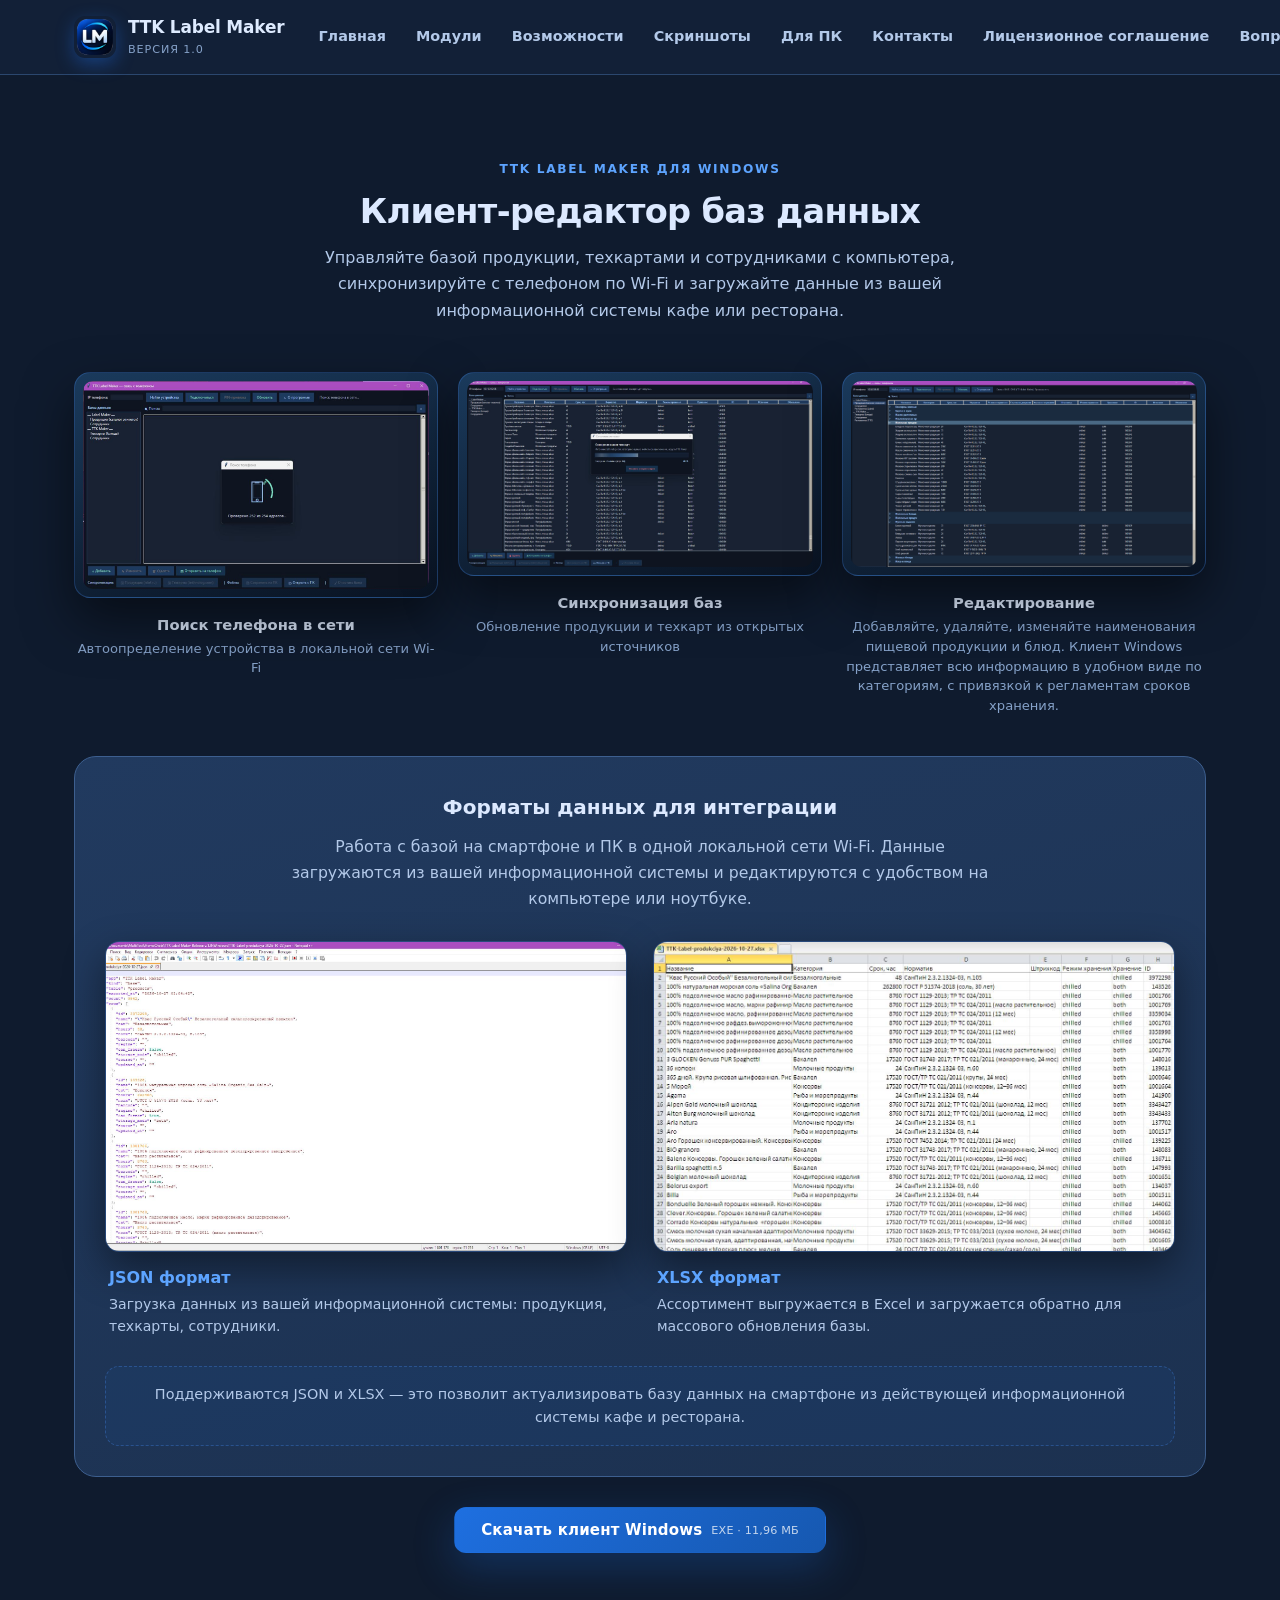
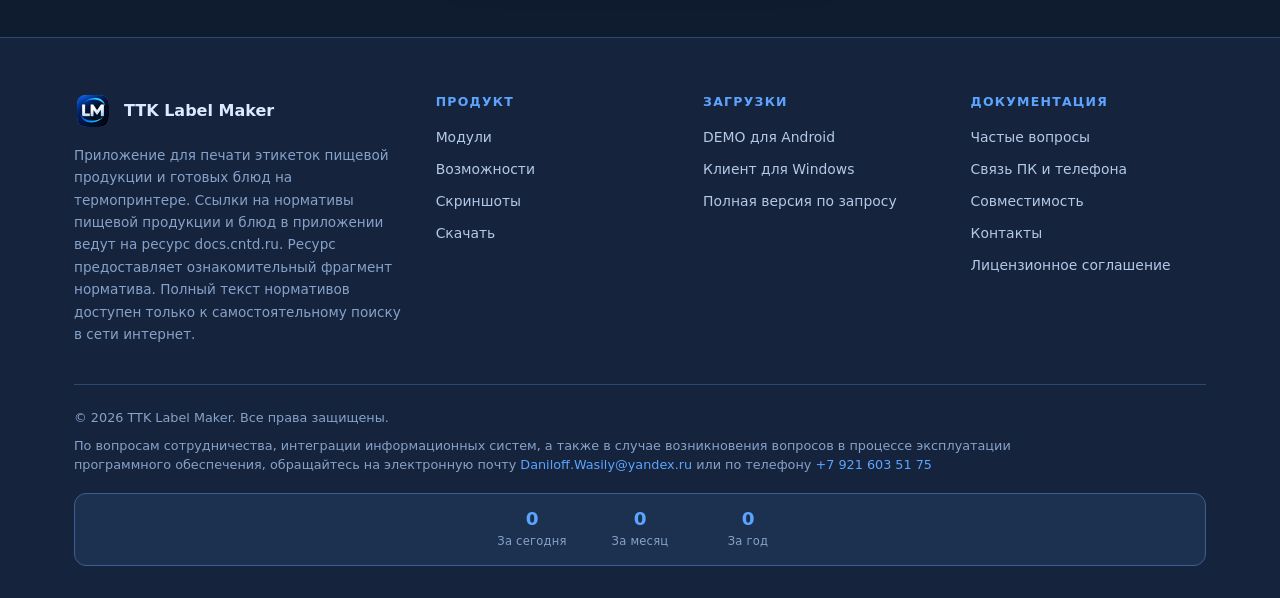
<file: pc.html>
<!DOCTYPE html>
<html lang="ru" style="background:#0f1b2e">
<head>
<meta charset="UTF-8">
  <meta name="viewport" content="width=device-width, initial-scale=1">
  
<meta name="color-scheme" content="dark"><title>TTK Label Maker для Windows — редактор базы этикеток</title>
  <meta name="description" content="TTK Label Maker для Windows — программа для печати этикеток: редактирование базы продукции и техкарт на ПК, синхронизация с телефоном по Wi-Fi, загрузка из XLSX и JSON.">
  <meta name="keywords" content="TTK Label Maker, этикетки, термопринтер, технологические карты, ТТК, СанПиН, ГОСТ, QR-код, Android, печать по Bluetooth, скачать APK">
  <meta name="theme-color" content="#050a14">
  <meta property="og:type" content="website">
  <meta property="og:title" content="TTK Label Maker — этикетки и техкарты с телефона">
  <meta property="og:description" content="Печать этикеток и технологических карт прямо со смартфона. Готовые базы с нормами хранения, QR-код, Bluetooth-печать, Windows-редактор баз.">
  <meta property="og:image" content="https://wasso75.github.io/ttk-label-maker/assets/img/app-icon.png">
  <meta property="og:url" content="https://wasso75.github.io/ttk-label-maker/pc.html">
  <link rel="icon" type="image/png" href="assets/img/app-icon.png">
  <link rel="stylesheet" href="assets/css/style.css?v=20261026b">

  <!-- Yandex.Metrika counter -->
  <script type="text/javascript">
    (function (m, e, t, r, i, k, a) {
      m[i] = m[i] || function () { (m[i].a = m[i].a || []).push(arguments); };
      m[i].l = 1 * new Date();
      for (var j = 0; j < document.scripts.length; j++) { if (document.scripts[j].src === r) { return; } }
      k = e.createElement(t), a = e.getElementsByTagName(t)[0], k.async = 1, k.src = r, a.parentNode.insertBefore(k, a);
    })(window, document, "script", "https://mc.yandex.ru/metrika/tag.js", "ym");

    ym(113813533, "init", {
      clickmap: true,
      trackLinks: true,
      accurateTrackBounce: true,
      webvisor: true
    });
  </script>
  <noscript><div><img src="https://mc.yandex.ru/watch/113813533" style="position:absolute; left:-9999px;" alt="" /></div></noscript>
  <!-- /Yandex.Metrika counter -->
  <script type="application/ld+json">
{
  "@context": "https://schema.org",
  "@type": "BreadcrumbList",
  "itemListElement": [
    {
      "@type": "ListItem",
      "position": 1,
      "name": "Главная",
      "item": "https://wasso75.github.io/ttk-label-maker/"
    },
    {
      "@type": "ListItem",
      "position": 2,
      "name": "TTK Label Maker для Windows",
      "item": "https://wasso75.github.io/ttk-label-maker/pc.html"
    }
  ]
}
  </script>
</head>
</head>
<body>

  <header class="header">
    <div class="container header__inner">
      <a class="brand" href="index.html">
        <img class="brand__icon" src="assets/img/app-icon.png" alt="Иконка TTK Label Maker" width="42" height="42">
        <span>
          <span class="brand__name">TTK Label Maker</span>
          <span class="brand__sub">версия 1.0</span>
        </span>
      </a>

      <nav id="mainNav">
          <ul class="nav">
            <li><a href="index.html">Главная</a></li>
            <li><a href="modules.html">Модули</a></li>
            <li><a href="features.html">Возможности</a></li>
            <li><a href="screens.html">Скриншоты</a></li>
            <li><a class="is-active" href="pc.html">Для ПК</a></li>
            <li><a href="contacts.html">Контакты</a></li>
            <li><a href="license.html">Лицензионное соглашение</a></li>
            <li><a href="faq.html">Вопросы</a></li>
          </ul>
      </nav>

      <button class="nav-toggle" id="navToggle" type="button" aria-label="Открыть меню" aria-expanded="false" aria-controls="mainNav">
        <span class="nav-toggle__icon">
          <span class="nav-toggle__bar"></span>
          <span class="nav-toggle__bar"></span>
          <span class="nav-toggle__bar"></span>
        </span>
        <span class="nav-toggle__label">Меню</span>
      </button>

      <div class="header__cta">
        <a class="btn btn--primary btn--sm" href="download.html">Скачать</a>
      </div>
    </div>
  </header>

  <main id="top">
    <section class="section" id="windows-app">
      <div class="container">
        <div class="section__head">
          <span class="section__eyebrow">TTK Label Maker для Windows</span>
          <h1 class="section__title">Клиент-редактор баз данных</h1>
          <p class="section__text">
            Управляйте базой продукции, техкартами и сотрудниками с компьютера, синхронизируйте
            с телефоном по Wi-Fi и загружайте данные из вашей информационной системы кафе или ресторана.
          </p>
        </div>

        <div class="win-showcase">
          <figure class="win-shot">
            <div class="win-shot__frame">
              <img src="assets/img/win-search.jpg" alt="Поиск телефона приложения в локальной сети Wi-Fi" loading="lazy">
            </div>
            <figcaption><strong>Поиск телефона в сети</strong>Автоопределение устройства в локальной сети Wi-Fi</figcaption>
          </figure>

          <figure class="win-shot">
            <div class="win-shot__frame">
              <img src="assets/img/win-sync.jpg" alt="Синхронизация баз данных из открытых источников" loading="lazy">
            </div>
            <figcaption><strong>Синхронизация баз</strong>Обновление продукции и техкарт из открытых источников</figcaption>
          </figure>

          <figure class="win-shot">
            <div class="win-shot__frame">
              <img src="assets/img/win-edit.png" alt="Редактирование базы данных продукции и блюд в клиенте Windows" loading="lazy">
            </div>
            <figcaption><strong>Редактирование</strong>Добавляйте, удаляйте, изменяйте наименования пищевой продукции и блюд. Клиент Windows представляет всю информацию в удобном виде по категориям, с привязкой к регламентам сроков хранения.</figcaption>
          </figure>
        </div>

        <div class="win-formats">
          <h3 class="win-formats__title">Форматы данных для интеграции</h3>
          <p class="win-formats__intro">
            Работа с базой на смартфоне и ПК в одной локальной сети Wi-Fi. Данные загружаются
            из вашей информационной системы и редактируются с удобством на компьютере или ноутбуке.
          </p>

          <div class="win-formats__grid">
            <figure class="win-fmt">
              <div class="win-fmt__frame">
                <img src="assets/img/win-json.jpg" alt="Пример JSON-файла для загрузки данных из информационной системы" loading="lazy">
              </div>
              <figcaption>
                <strong>JSON формат</strong>
                Загрузка данных из вашей информационной системы: продукция, техкарты, сотрудники.
              </figcaption>
            </figure>

            <figure class="win-fmt">
              <div class="win-fmt__frame">
                <img src="assets/img/win-xlsx.jpg" alt="Пример XLSX-файла для загрузки данных из информационной системы" loading="lazy">
              </div>
              <figcaption>
                <strong>XLSX формат</strong>
                Ассортимент выгружается в Excel и загружается обратно для массового обновления базы.
              </figcaption>
            </figure>
          </div>

          <p class="win-formats__note">
            Поддерживаются JSON и XLSX — это позволит актуализировать базу данных на смартфоне
            из действующей информационной системы кафе и ресторана.
          </p>
        </div>

        <div class="win-download">
          <a class="btn btn--primary" href="download/TTK-Label-Client.exe" download>
            Скачать клиент Windows
            <span class="btn__note">EXE · 11,96 МБ</span>
          </a>
        </div>
      </div>
    </section>
  </main>

  <footer class="footer">
    <div class="container">
      <div class="footer__grid">
        <div>
          <div class="footer__brand">
            <img src="assets/img/app-icon.png" alt="" width="38" height="38" loading="lazy">
            <span>TTK Label Maker</span>
          </div>
          <p>
            Приложение для печати этикеток пищевой продукции и готовых блюд на термопринтере. Ссылки на нормативы пищевой продукции и блюд в приложении ведут на ресурс docs.cntd.ru. Ресурс предоставляет ознакомительный фрагмент норматива. Полный текст нормативов доступен только к самостоятельному поиску в сети интернет.
          </p>
        </div>

        <div>
          <h4>Продукт</h4>
          <ul>
            <li><a href="modules.html">Модули</a></li>
            <li><a href="features.html">Возможности</a></li>
            <li><a href="screens.html">Скриншоты</a></li>
            <li><a href="download.html">Скачать</a></li>
          </ul>
        </div>

        <div>
          <h4>Загрузки</h4>
          <ul>
            <li><a href="download/TTK-Label-DEMO-v1.0.apk">DEMO для Android</a></li>
            <li><a href="download/TTK-Label-Client.exe" download>Клиент для Windows</a></li>
            <li><a href="contacts.html">Полная версия по запросу</a></li>
          </ul>
        </div>

        <div>
          <h4>Документация</h4>
          <ul>
            <li><a href="faq.html">Частые вопросы</a></li>
            <li><a href="pc.html">Связь ПК и телефона</a></li>
            <li><a href="Compatibility.html">Совместимость</a></li>
            <li><a href="contacts.html">Контакты</a></li>
            <li><a href="license.html">Лицензионное соглашение</a></li>
          </ul>
        </div>
      </div>

      <div class="footer__bottom">
        <span>© 2026 TTK Label Maker. Все права защищены.</span>
        <span class="footer__legal">По вопросам сотрудничества, интеграции информационных систем, а также в случае возникновения вопросов в процессе эксплуатации программного обеспечения, обращайтесь на электронную почту <a href="mailto:Daniloff.Wasily@yandex.ru">Daniloff.Wasily@yandex.ru</a> или по телефону <a href="tel:+79216035175">+7 921 603 51 75</a></span>
      </div>

      <div class="footer__stats" id="footerStats" aria-label="Статистика посещений">
        <span class="footer__stat">
          <b class="footer__stat-num" data-k="today">–</b>
          <span class="footer__stat-lbl">За сегодня</span>
        </span>
        <span class="footer__stat">
          <b class="footer__stat-num" data-k="month">–</b>
          <span class="footer__stat-lbl">За месяц</span>
        </span>
        <span class="footer__stat">
          <b class="footer__stat-num" data-k="total">–</b>
          <span class="footer__stat-lbl">За год</span>
        </span>
      </div>
    </div>
  </footer>

  <button class="to-top" id="toTop" type="button" aria-label="Наверх">↑</button>

  <div class="win-lightbox" id="winLightbox" role="dialog" aria-modal="true" aria-label="Просмотр скриншота" hidden>
    <div class="win-lightbox__toolbar">
      <button type="button" class="win-lb-btn" id="winLbZoomOut" aria-label="Уменьшить">−</button>
      <button type="button" class="win-lb-btn" id="winLbZoomIn" aria-label="Увеличить">+</button>
      <button type="button" class="win-lb-btn" id="winLbPrev" aria-label="Предыдущий">&#8249;</button>
      <button type="button" class="win-lb-btn" id="winLbNext" aria-label="Следующий">&#8250;</button>
      <button type="button" class="win-lb-btn win-lb-btn--close" id="winLbClose" aria-label="Закрыть">✕</button>
    </div>
    <div class="win-lightbox__stage" id="winLbStage">
      <img class="win-lightbox__img" id="winLbImg" alt="" draggable="false">
      <p class="win-lightbox__caption" id="winLbCaption"></p>
    </div>
  </div>

  <div class="cursor-trail" id="cursorTrail" aria-hidden="true"></div>
  <div class="cursor-glow" id="cursorGlow" aria-hidden="true"></div>

  <script>
    (function () {
      var toTop = document.getElementById('toTop');

      window.addEventListener('scroll', function () {
        if (window.scrollY > 700) {
          toTop.classList.add('is-visible');
        } else {
          toTop.classList.remove('is-visible');
        }
      }, { passive: true });

      toTop.addEventListener('click', function () {
        window.scrollTo({ top: 0, behavior: 'smooth' });
      });

      // Мобильное меню (гамбургер)
      var navToggle = document.getElementById('navToggle');
      var mainNav = document.getElementById('mainNav');
      if (navToggle && mainNav) {
        navToggle.addEventListener('click', function () {
          var open = mainNav.classList.toggle('is-open');
          navToggle.setAttribute('aria-expanded', open ? 'true' : 'false');
          navToggle.setAttribute('aria-label', open ? 'Закрыть меню' : 'Открыть меню');
        });

        mainNav.addEventListener('click', function (e) {
          if (e.target && e.target.tagName === 'A') {
            mainNav.classList.remove('is-open');
            navToggle.setAttribute('aria-expanded', 'false');
            navToggle.setAttribute('aria-label', 'Открыть меню');
          }
        });
      }

      document.querySelectorAll('[data-file]').forEach(function (btn) {
        btn.addEventListener('click', function () {
          var file = btn.getAttribute('data-file');
          var isApk = /\.apk$/i.test(file);

          if (isApk) {
            window.location.href = file;
            var box = document.getElementById('install');
            if (box) {
              box.classList.remove('is-highlight');
              void box.offsetWidth;
              box.classList.add('is-highlight');
              box.scrollIntoView({ behavior: 'smooth', block: 'center' });
            }
            return;
          }

          var link = document.createElement('a');
          link.href = file;
          link.download = '';
          document.body.appendChild(link);
          link.click();
          document.body.removeChild(link);
        });
      });

      // Сияние и шлейф, следующие за курсором
      var glow = document.getElementById('cursorGlow');
      var trail = document.getElementById('cursorTrail');
      var calm = window.matchMedia('(prefers-reduced-motion: reduce)').matches;
      var fine = window.matchMedia('(hover: hover) and (pointer: fine)').matches;

      if (glow && trail && fine) {
        var tx = 0, ty = 0;
        var s = { x: 0, y: 0 }, c = { x: 0, y: 0 };
        var raf = null, alive = false;

        var move = function () {
          var k1 = calm ? 1 : 0.07;   // шлейф
          var k2 = calm ? 1 : 0.2;    // ядро

          s.x += (tx - s.x) * k1; s.y += (ty - s.y) * k1;
          c.x += (tx - c.x) * k2; c.y += (ty - c.y) * k2;

          trail.style.transform = 'translate3d(' + s.x.toFixed(1) + 'px,' + s.y.toFixed(1) + 'px,0)';
          glow.style.transform = 'translate3d(' + c.x.toFixed(1) + 'px,' + c.y.toFixed(1) + 'px,0)';

          if (Math.abs(tx - s.x) > 0.3 || Math.abs(ty - s.y) > 0.3 ||
              Math.abs(tx - c.x) > 0.3 || Math.abs(ty - c.y) > 0.3) {
            raf = requestAnimationFrame(move);
          } else {
            raf = null;
          }
        };

        var start = function () {
          if (!alive) {
            alive = true;
            s.x = tx; s.y = ty; c.x = tx; c.y = ty;
          }
          trail.classList.add('is-visible');
          glow.classList.add('is-visible');
          if (raf === null) {
            raf = requestAnimationFrame(move);
          }
        };

        var stop = function () {
          trail.classList.remove('is-visible');
          glow.classList.remove('is-visible');
        };

        document.addEventListener('mousemove', function (e) {
          tx = e.clientX;
          ty = e.clientY;
          start();
        }, { passive: true });

        document.addEventListener('touchstart', stop, { passive: true });
        document.addEventListener('mouseleave', stop);
        window.addEventListener('blur', stop);
      }

      // Копирование email/телефона в буфер с краткой подписью
      document.querySelectorAll('.contact-link--copy').forEach(function (link) {
        link.addEventListener('click', function (e) {
          var text = link.getAttribute('data-copy') || '';
          var label = link.getAttribute('data-copy-label') || 'Скопировано';

          // Кнопка «Запросить полную версию»: клик копирует адрес, а не открывает почтовик
          if (link.hasAttribute('data-tooltip')) {
            e.preventDefault();
          }

          function copied() {
            showCopyToast(e, label);
          }

          if (navigator.clipboard && navigator.clipboard.writeText) {
            navigator.clipboard.writeText(text).then(copied).catch(function () { fallbackCopy(text, link, copied); });
          } else {
            fallbackCopy(text, link, copied);
          }
        });
      });

      function fallbackCopy(text, link, done) {
        var ta = document.createElement('textarea');
        ta.value = text;
        ta.style.position = 'fixed';
        ta.style.opacity = '0';
        document.body.appendChild(ta);
        ta.select();
        try { document.execCommand('copy'); } catch (err) {}
        document.body.removeChild(ta);
        done();
      }

      function showCopyToast(e, label) {
        var toast = document.getElementById('copyToast');
        if (!toast) {
          toast = document.createElement('div');
          toast.id = 'copyToast';
          toast.className = 'copy-toast';
          document.body.appendChild(toast);
        }
        var x = (e && e.clientX) || window.innerWidth / 2;
        var y = (e && e.clientY) || window.innerHeight / 2;
        toast.textContent = label;
        toast.style.left = x + 'px';
        toast.style.top = y + 'px';
        toast.classList.add('is-visible');
        clearTimeout(toast._t);
        toast._t = setTimeout(function () {
          toast.classList.remove('is-visible');
        }, 1600);
      }

      // Плавное раскрытие/сворачивание FAQ — управляем вручную (перехват клика),
      // чтобы анимация шла плавно в обе стороны (нативный details скрывал мгновенно)
      document.querySelectorAll('.faq details').forEach(function (detail) {
        var body = detail.querySelector('.faq__answer');
        if (!body) return;

        // начальное состояние: если открыто (напр. восстановлено навигацией) — показать
        function toOpen() {
          body.classList.remove('is-closed');
          body.style.maxHeight = '0px';
          // ждём кадр, чтобы контент был отрендерен, потом замеряем и анимируем
          requestAnimationFrame(function () {
            var h = body.scrollHeight;
            body.style.maxHeight = h + 'px';
          });
        }

        function toClose() {
          body.style.maxHeight = body.scrollHeight + 'px';
          void body.offsetHeight;
          body.classList.add('is-closed');
          // после анимации реально закрываем details
          clearTimeout(detail._t);
          detail._t = setTimeout(function () {
            detail.open = false;
            body.style.maxHeight = '';
          }, 500);
        }

        if (detail.open) {
          toOpen();
        } else {
          body.classList.add('is-closed');
          body.style.maxHeight = '0px';
        }

        var summary = detail.querySelector('summary');
        summary.addEventListener('click', function (e) {
          e.preventDefault();
          if (detail.open) {
            toClose();
          } else {
            detail.open = true;
            toOpen();
          }
        });
      });

      // Скриншоты: без открытия на весь экран, только подсветка при наведении/тапе
      document.querySelectorAll('.gallery .shot__frame img, .win-shot__frame img, .win-fmt__frame img').forEach(function (img) {
        var frame = img.closest('.shot__frame, .win-shot__frame, .win-fmt__frame');
        if (frame) {
          frame.addEventListener('mouseenter', function () {
            frame.classList.add('is-hover');
          });
          frame.addEventListener('mouseleave', function () {
            frame.classList.remove('is-hover');
          });
        }
      });

      // Просмотр скриншотов: зум колёсиком мыши, перетаскивание, кнопки + − < > Закрыть
      var lb = document.getElementById('winLightbox');
      var lbImg = document.getElementById('winLbImg');
      var lbCap = document.getElementById('winLbCaption');
      var lbStage = document.getElementById('winLbStage');
      var lbImages = Array.prototype.slice.call(document.querySelectorAll('.win-shot__frame img, .win-fmt__frame img'));
      var lbIndex = 0;
      var lbScale = 1, lbTx = 0, lbTy = 0;
      var dragState = null;

      function lbApply() {
        lbImg.style.transform = 'translate(' + lbTx + 'px,' + lbTy + 'px) scale(' + lbScale + ')';
      }

      function lbReset() { lbScale = 1; lbTx = 0; lbTy = 0; lbApply(); }

      function lbShowAt(i) {
        if (!lbImages.length) return;
        lbIndex = (i + lbImages.length) % lbImages.length;
        var img = lbImages[lbIndex];
        lbImg.src = img.currentSrc || img.src;
        var fig = img.closest('figure');
        lbCap.textContent = fig ? (fig.querySelector('figcaption') ? fig.querySelector('figcaption').textContent.trim() : '') : '';
        lbReset();
        lbImg.style.transition = 'none';
        lb.hidden = false;
        document.body.style.overflow = 'hidden';
      }

      function lbClose() {
        lb.hidden = true;
        document.body.style.overflow = '';
      }

      if (lb && lbImg && lbImages.length) {
        // открытие по клику на любой скриншот/пример
        lbImages.forEach(function (img) {
          img.style.cursor = 'zoom-in';
          img.addEventListener('click', function () {
            lbShowAt(lbImages.indexOf(img));
          });
        });

        // кнопки
        document.getElementById('winLbClose').addEventListener('click', lbClose);
        document.getElementById('winLbPrev').addEventListener('click', function (e) { e.stopPropagation(); lbShowAt(lbIndex - 1); });
        document.getElementById('winLbNext').addEventListener('click', function (e) { e.stopPropagation(); lbShowAt(lbIndex + 1); });
        document.getElementById('winLbZoomIn').addEventListener('click', function (e) { e.stopPropagation(); lbScale = Math.min(5, lbScale * 1.3); lbImg.style.transition = 'transform 0.15s ease'; lbApply(); });
        document.getElementById('winLbZoomOut').addEventListener('click', function (e) { e.stopPropagation(); lbScale = Math.max(1, lbScale / 1.3); lbImg.style.transition = 'transform 0.15s ease'; lbApply(); });

        // закрытие по клику на фон
        lb.addEventListener('click', function (e) {
          if (e.target === lb) lbClose();
        });

        // зум колёсиком мыши
        lbStage.addEventListener('wheel', function (e) {
          e.preventDefault();
          if (e.deltaY < 0) lbScale = Math.min(5, lbScale * 1.2);
          else lbScale = Math.max(1, lbScale / 1.2);
          lbImg.style.transition = 'transform 0.1s ease';
          lbApply();
        }, { passive: false });

        // перетаскивание мышью (только когда увеличен)
        lbStage.addEventListener('mousedown', function (e) {
          dragState = { x: e.clientX, y: e.clientY, tx0: lbTx, ty0: lbTy };
          lbImg.style.transition = 'none';
        });
        document.addEventListener('mousemove', function (e) {
          if (dragState && lbScale > 1) {
            lbTx = dragState.tx0 + (e.clientX - dragState.x);
            lbTy = dragState.ty0 + (e.clientY - dragState.y);
            lbApply();
          }
        });
        document.addEventListener('mouseup', function () { dragState = null; });

        // закрытие по Esc
        document.addEventListener('keydown', function (e) {
          if (e.key === 'Escape' && lb && !lb.hidden) lbClose();
          if (e.key === 'ArrowLeft' && lb && !lb.hidden) lbShowAt(lbIndex - 1);
          if (e.key === 'ArrowRight' && lb && !lb.hidden) lbShowAt(lbIndex + 1);
        });
      }
    })();
  </script>

  <script>
    // Статистика посещений из Яндекс.Метрики (API)
    (function () {
      var CID = '113813533';
      var TOKEN = 'y0__wgBEJ-TziwY8dtNIJLzoMUZBxt44lhW3Wht_YZVXOSJeooBLZM';
      var box = document.getElementById('footerStats');
      if (!box) return;

      function fmt(n) {
        n = Math.round(n || 0);
        return n.toString().replace(/\B(?=(\d{3})+(?!\d))/g, ' ');
      }

      function set(key, val) {
        var el = box.querySelector('[data-k="' + key + '"]');
        if (el) {
          var shown = val;
          el.textContent = fmt(shown);
        }
      }

      function load() {
        var _now = new Date();
        var todayStr = _now.getFullYear() + '-' + String(_now.getMonth() + 1).padStart(2, '0') + '-' + String(_now.getDate()).padStart(2, '0');
        var urlToday = 'https://api-metrika.yandex.net/stat/v1/data?ids=' + CID +
          '&metrics=ym:s:visits&date1=' + todayStr + '&date2=' + todayStr + '&group=day&dimensions=ym:s:date';
        var d1 = new Date();
        d1.setDate(1);
        var d1s = d1.getFullYear() + '-' + String(d1.getMonth() + 1).padStart(2, '0') + '-01';
        var urlMonth = 'https://api-metrika.yandex.net/stat/v1/data?ids=' + CID +
          '&metrics=ym:s:visits&date1=' + d1s + '&date2=today';
        var urlTotal = 'https://api-metrika.yandex.net/stat/v1/data?ids=' + CID +
          '&metrics=ym:s:visits&date1=' + _now.getFullYear() + '-01-01&date2=today';

        function get(u, cb) {
          fetch(u, { headers: { 'Authorization': 'OAuth ' + TOKEN } })
            .then(function (r) { return r.json(); })
            .then(function (j) { cb((j && j.totals) ? j.totals[0] : 0); })
            .catch(function () { cb(0); });
        }

        get(urlToday, function (v) { set('today', v); });
        get(urlMonth, function (v) { set('month', v); });
        get(urlTotal, function (v) { set('total', v); });
      }

      load();
    })();
  </script>


  <script>
    // Плавный переход между страницами (затухание)
    (function () {
      function isInternal(href) {
        if (!href) return false;
        if (href.charAt(0) === '#') return false;
        if (/^(mailto:|tel:|download:)/i.test(href)) return false;
        if (/^https?:\/\//i.test(href)) return href.indexOf(location.origin) === 0;
        return true;
      }

      // затухание при появлении страницы
      document.documentElement.classList.add('page-enter');

      // прослушиваем клики по внутренним ссылкам
      document.addEventListener('click', function (e) {
        var a = e.target && e.target.closest ? e.target.closest('a') : null;
        if (!a) return;
        var href = a.getAttribute('href');
        if (!href) return;
        if (!/.html(?:#|$)/i.test(href)) return;
        if (!isInternal(href)) return;
        e.preventDefault();
        document.body.classList.add('page-leave');
        setTimeout(function () {
          window.location.href = href;
        }, 320);
      }, true);
    })();
  </script>

  <script src="assets/download-tracker.js"></script>
</body>
</html>
</file>
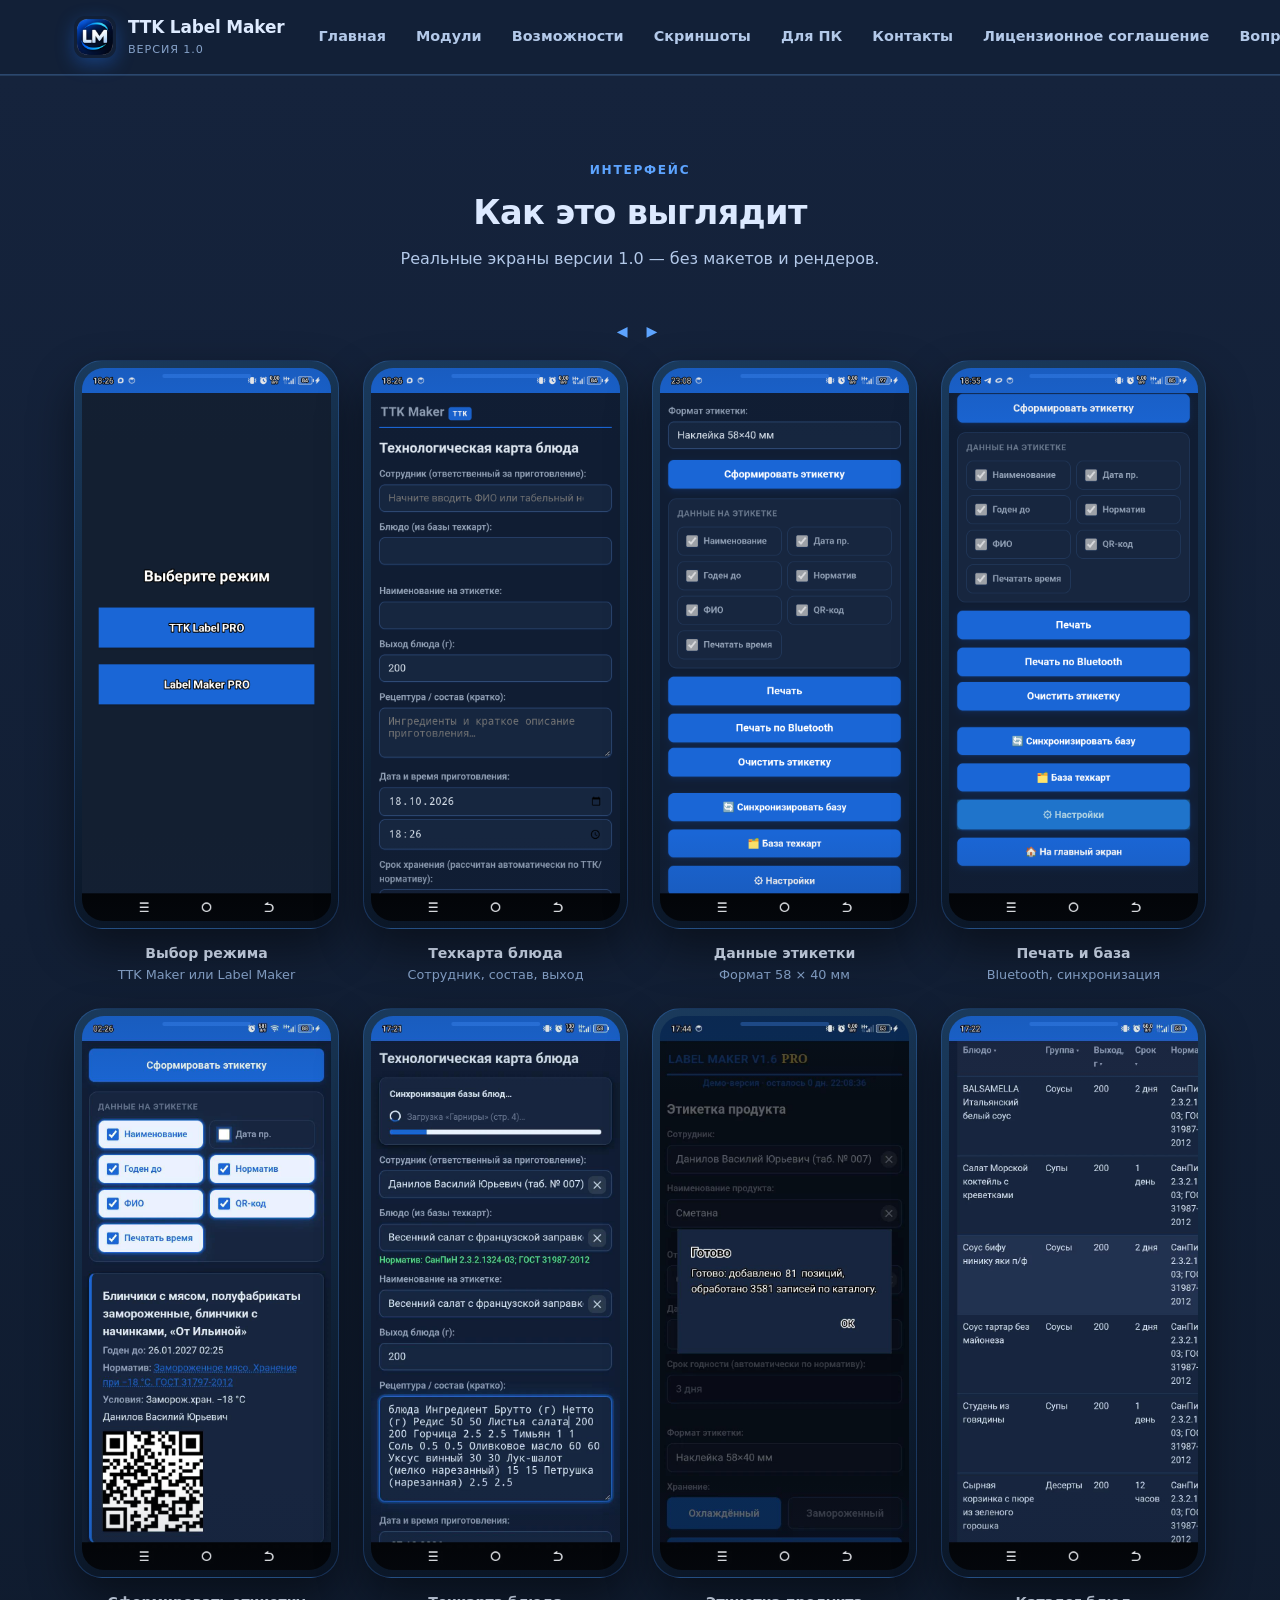
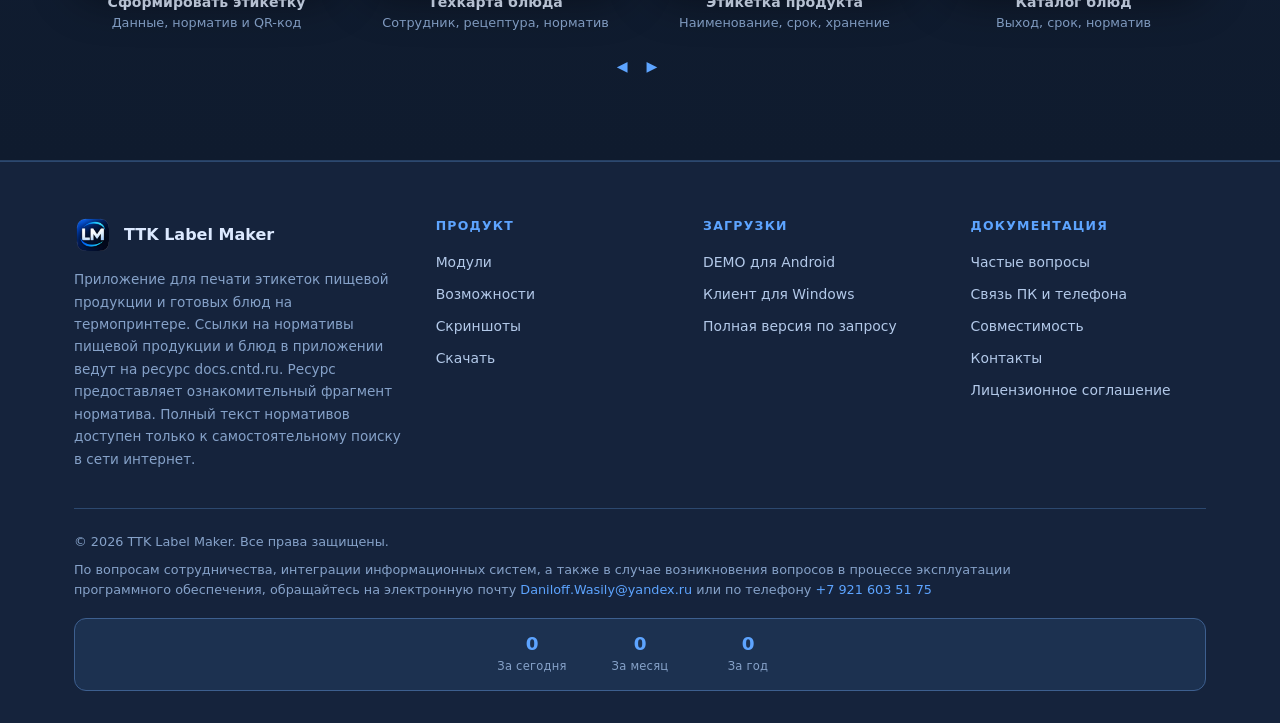
<file: screens.html>
<!DOCTYPE html>
<html lang="ru" style="background:#0f1b2e">
<head>
<meta charset="UTF-8">
  <meta name="viewport" content="width=device-width, initial-scale=1">
  
<meta name="color-scheme" content="dark"><title>Скриншоты — печать этикеток на термопринтере TTK Label Maker</title>
  <meta name="description" content="Скриншоты TTK Label Maker — приложения для печати этикеток на термопринтере: выбор режима, техкарты, настройка этикетки, печать и база.">
  <meta name="keywords" content="TTK Label Maker, этикетки, термопринтер, технологические карты, ТТК, СанПиН, ГОСТ, QR-код, Android, печать по Bluetooth, скачать APK">
  <meta name="theme-color" content="#050a14">
  <meta property="og:type" content="website">
  <meta property="og:title" content="TTK Label Maker — этикетки и техкарты с телефона">
  <meta property="og:description" content="Печать этикеток и технологических карт прямо со смартфона. Готовые базы с нормами хранения, QR-код, Bluetooth-печать, Windows-редактор баз.">
  <meta property="og:image" content="https://wasso75.github.io/ttk-label-maker/assets/img/app-icon.png">
  <meta property="og:url" content="https://wasso75.github.io/ttk-label-maker/screens.html">
  <link rel="icon" type="image/png" href="assets/img/app-icon.png">
  <link rel="stylesheet" href="assets/css/style.css?v=20261026b">

  <!-- Yandex.Metrika counter -->
  <script type="text/javascript">
    (function (m, e, t, r, i, k, a) {
      m[i] = m[i] || function () { (m[i].a = m[i].a || []).push(arguments); };
      m[i].l = 1 * new Date();
      for (var j = 0; j < document.scripts.length; j++) { if (document.scripts[j].src === r) { return; } }
      k = e.createElement(t), a = e.getElementsByTagName(t)[0], k.async = 1, k.src = r, a.parentNode.insertBefore(k, a);
    })(window, document, "script", "https://mc.yandex.ru/metrika/tag.js", "ym");

    ym(113813533, "init", {
      clickmap: true,
      trackLinks: true,
      accurateTrackBounce: true,
      webvisor: true
    });
  </script>
  <noscript><div><img src="https://mc.yandex.ru/watch/113813533" style="position:absolute; left:-9999px;" alt="" /></div></noscript>
  <!-- /Yandex.Metrika counter -->
  <script type="application/ld+json">
{
  "@context": "https://schema.org",
  "@type": "BreadcrumbList",
  "itemListElement": [
    {
      "@type": "ListItem",
      "position": 1,
      "name": "Главная",
      "item": "https://wasso75.github.io/ttk-label-maker/"
    },
    {
      "@type": "ListItem",
      "position": 2,
      "name": "Скриншоты",
      "item": "https://wasso75.github.io/ttk-label-maker/screens.html"
    }
  ]
}
  </script>
</head>
</head>
<body>

  <header class="header">
    <div class="container header__inner">
      <a class="brand" href="index.html">
        <img class="brand__icon" src="assets/img/app-icon.png" alt="Иконка TTK Label Maker" width="42" height="42">
        <span>
          <span class="brand__name">TTK Label Maker</span>
          <span class="brand__sub">версия 1.0</span>
        </span>
      </a>

      <nav id="mainNav">
          <ul class="nav">
            <li><a href="index.html">Главная</a></li>
            <li><a href="modules.html">Модули</a></li>
            <li><a href="features.html">Возможности</a></li>
            <li><a class="is-active" href="screens.html">Скриншоты</a></li>
            <li><a href="pc.html">Для ПК</a></li>
            <li><a href="contacts.html">Контакты</a></li>
            <li><a href="license.html">Лицензионное соглашение</a></li>
            <li><a href="faq.html">Вопросы</a></li>
          </ul>
      </nav>

      <button class="nav-toggle" id="navToggle" type="button" aria-label="Открыть меню" aria-expanded="false" aria-controls="mainNav">
        <span class="nav-toggle__icon">
          <span class="nav-toggle__bar"></span>
          <span class="nav-toggle__bar"></span>
          <span class="nav-toggle__bar"></span>
        </span>
        <span class="nav-toggle__label">Меню</span>
      </button>

      <div class="header__cta">
        <a class="btn btn--primary btn--sm" href="download.html">Скачать</a>
      </div>
    </div>
  </header>

  <main id="top">
    <section class="section section--alt" id="screens">
      <div class="container">
        <div class="section__head">
          <span class="section__eyebrow">Интерфейс</span>
          <h1 class="section__title">Как это выглядит</h1>
          <p class="section__text">Реальные экраны версии 1.0 — без макетов и рендеров.</p>
        </div>

        <p class="gallery-hint gallery-hint--top" aria-hidden="true"><span class="gallery-hint__icon">◂ ▸</span></p>

        <div class="gallery">
          <figure class="shot">
            <div class="shot__frame">
              <img src="assets/img/screen-modes.png" alt="Экран выбора режима: TTK Label PRO и Label Maker PRO" loading="lazy" width="720" height="1600">
            </div>
            <figcaption><strong>Выбор режима</strong>TTK Maker или Label Maker</figcaption>
          </figure>

          <figure class="shot">
            <div class="shot__frame">
              <img src="assets/img/screen-ttk.png" alt="Форма технологической карты блюда" loading="lazy" width="720" height="1600">
            </div>
            <figcaption><strong>Техкарта блюда</strong>Сотрудник, состав, выход</figcaption>
          </figure>

          <figure class="shot">
            <div class="shot__frame">
              <img src="assets/img/screen-label.png" alt="Настройка данных этикетки 58 на 40 мм" loading="lazy" width="720" height="1600">
            </div>
            <figcaption><strong>Данные этикетки</strong>Формат 58 × 40 мм</figcaption>
          </figure>

          <figure class="shot">
            <div class="shot__frame">
              <img src="assets/img/screen-print.png" alt="Кнопки печати, синхронизации базы и настроек" loading="lazy" width="720" height="1600">
            </div>
            <figcaption><strong>Печать и база</strong>Bluetooth, синхронизация</figcaption>
          </figure>

          <figure class="shot">
            <div class="shot__frame">
              <img src="assets/img/win-print.jpg" alt="Форма формирования этикетки с выбором данных и QR-кодом" loading="lazy" width="720" height="1600">
            </div>
            <figcaption><strong>Сформировать этикетку</strong>Данные, норматив и QR-код</figcaption>
          </figure>

          <figure class="shot">
            <div class="shot__frame">
              <img src="assets/img/screen-json-edit.jpg" alt="Технологическая карта блюда: сотрудник, рецептура, норматив" loading="lazy" width="720" height="1600">
            </div>
            <figcaption><strong>Техкарта блюда</strong>Сотрудник, рецептура, норматив</figcaption>
          </figure>

          <figure class="shot">
            <div class="shot__frame">
              <img src="assets/img/screen-xlsx-edit.jpg" alt="Этикетка продукта: наименование, срок, формат и режим хранения" loading="lazy" width="720" height="1600">
            </div>
            <figcaption><strong>Этикетка продукта</strong>Наименование, срок, хранение</figcaption>
          </figure>

          <figure class="shot">
            <div class="shot__frame">
              <img src="assets/img/screen-data-edit.jpg" alt="Каталог блюд: таблица с выходом, сроком и нормативом" loading="lazy" width="720" height="1600">
            </div>
            <figcaption><strong>Каталог блюд</strong>Выход, срок, норматив</figcaption>
          </figure>
        </div>

        <p class="gallery-hint" aria-hidden="true"><span class="gallery-hint__icon">◂ ▸</span></p>
      </div>
    </section>
  </main>

  <footer class="footer">
    <div class="container">
      <div class="footer__grid">
        <div>
          <div class="footer__brand">
            <img src="assets/img/app-icon.png" alt="" width="38" height="38" loading="lazy">
            <span>TTK Label Maker</span>
          </div>
          <p>
            Приложение для печати этикеток пищевой продукции и готовых блюд на термопринтере. Ссылки на нормативы пищевой продукции и блюд в приложении ведут на ресурс docs.cntd.ru. Ресурс предоставляет ознакомительный фрагмент норматива. Полный текст нормативов доступен только к самостоятельному поиску в сети интернет.
          </p>
        </div>

        <div>
          <h4>Продукт</h4>
          <ul>
            <li><a href="modules.html">Модули</a></li>
            <li><a href="features.html">Возможности</a></li>
            <li><a href="screens.html">Скриншоты</a></li>
            <li><a href="download.html">Скачать</a></li>
          </ul>
        </div>

        <div>
          <h4>Загрузки</h4>
          <ul>
            <li><a href="download/TTK-Label-DEMO-v1.0.apk">DEMO для Android</a></li>
            <li><a href="download/TTK-Label-Client.exe" download>Клиент для Windows</a></li>
            <li><a href="contacts.html">Полная версия по запросу</a></li>
          </ul>
        </div>

        <div>
          <h4>Документация</h4>
          <ul>
            <li><a href="faq.html">Частые вопросы</a></li>
            <li><a href="pc.html">Связь ПК и телефона</a></li>
            <li><a href="Compatibility.html">Совместимость</a></li>
            <li><a href="contacts.html">Контакты</a></li>
            <li><a href="license.html">Лицензионное соглашение</a></li>
          </ul>
        </div>
      </div>

      <div class="footer__bottom">
        <span>© 2026 TTK Label Maker. Все права защищены.</span>
        <span class="footer__legal">По вопросам сотрудничества, интеграции информационных систем, а также в случае возникновения вопросов в процессе эксплуатации программного обеспечения, обращайтесь на электронную почту <a href="mailto:Daniloff.Wasily@yandex.ru">Daniloff.Wasily@yandex.ru</a> или по телефону <a href="tel:+79216035175">+7 921 603 51 75</a></span>
      </div>

      <div class="footer__stats" id="footerStats" aria-label="Статистика посещений">
        <span class="footer__stat">
          <b class="footer__stat-num" data-k="today">–</b>
          <span class="footer__stat-lbl">За сегодня</span>
        </span>
        <span class="footer__stat">
          <b class="footer__stat-num" data-k="month">–</b>
          <span class="footer__stat-lbl">За месяц</span>
        </span>
        <span class="footer__stat">
          <b class="footer__stat-num" data-k="total">–</b>
          <span class="footer__stat-lbl">За год</span>
        </span>
      </div>
    </div>
  </footer>

  <button class="to-top" id="toTop" type="button" aria-label="Наверх">↑</button>

  <button class="to-top" id="toTop" type="button" aria-label="Наверх">↑</button>

  <div class="cursor-trail" id="cursorTrail" aria-hidden="true"></div>
  <div class="cursor-glow" id="cursorGlow" aria-hidden="true"></div>

  <script>
    (function () {
      var toTop = document.getElementById('toTop');

      window.addEventListener('scroll', function () {
        if (window.scrollY > 700) {
          toTop.classList.add('is-visible');
        } else {
          toTop.classList.remove('is-visible');
        }
      }, { passive: true });

      toTop.addEventListener('click', function () {
        window.scrollTo({ top: 0, behavior: 'smooth' });
      });

      // Мобильное меню (гамбургер)
      var navToggle = document.getElementById('navToggle');
      var mainNav = document.getElementById('mainNav');
      if (navToggle && mainNav) {
        navToggle.addEventListener('click', function () {
          var open = mainNav.classList.toggle('is-open');
          navToggle.setAttribute('aria-expanded', open ? 'true' : 'false');
          navToggle.setAttribute('aria-label', open ? 'Закрыть меню' : 'Открыть меню');
        });

        mainNav.addEventListener('click', function (e) {
          if (e.target && e.target.tagName === 'A') {
            mainNav.classList.remove('is-open');
            navToggle.setAttribute('aria-expanded', 'false');
            navToggle.setAttribute('aria-label', 'Открыть меню');
          }
        });
      }

      document.querySelectorAll('[data-file]').forEach(function (btn) {
        btn.addEventListener('click', function () {
          var file = btn.getAttribute('data-file');
          var isApk = /\.apk$/i.test(file);

          if (isApk) {
            window.location.href = file;
            var box = document.getElementById('install');
            if (box) {
              box.classList.remove('is-highlight');
              void box.offsetWidth;
              box.classList.add('is-highlight');
              box.scrollIntoView({ behavior: 'smooth', block: 'center' });
            }
            return;
          }

          var link = document.createElement('a');
          link.href = file;
          link.download = '';
          document.body.appendChild(link);
          link.click();
          document.body.removeChild(link);
        });
      });

      // Сияние и шлейф, следующие за курсором
      var glow = document.getElementById('cursorGlow');
      var trail = document.getElementById('cursorTrail');
      var calm = window.matchMedia('(prefers-reduced-motion: reduce)').matches;
      var fine = window.matchMedia('(hover: hover) and (pointer: fine)').matches;

      if (glow && trail && fine) {
        var tx = 0, ty = 0;
        var s = { x: 0, y: 0 }, c = { x: 0, y: 0 };
        var raf = null, alive = false;

        var move = function () {
          var k1 = calm ? 1 : 0.07;   // шлейф
          var k2 = calm ? 1 : 0.2;    // ядро

          s.x += (tx - s.x) * k1; s.y += (ty - s.y) * k1;
          c.x += (tx - c.x) * k2; c.y += (ty - c.y) * k2;

          trail.style.transform = 'translate3d(' + s.x.toFixed(1) + 'px,' + s.y.toFixed(1) + 'px,0)';
          glow.style.transform = 'translate3d(' + c.x.toFixed(1) + 'px,' + c.y.toFixed(1) + 'px,0)';

          if (Math.abs(tx - s.x) > 0.3 || Math.abs(ty - s.y) > 0.3 ||
              Math.abs(tx - c.x) > 0.3 || Math.abs(ty - c.y) > 0.3) {
            raf = requestAnimationFrame(move);
          } else {
            raf = null;
          }
        };

        var start = function () {
          if (!alive) {
            alive = true;
            s.x = tx; s.y = ty; c.x = tx; c.y = ty;
          }
          trail.classList.add('is-visible');
          glow.classList.add('is-visible');
          if (raf === null) {
            raf = requestAnimationFrame(move);
          }
        };

        var stop = function () {
          trail.classList.remove('is-visible');
          glow.classList.remove('is-visible');
        };

        document.addEventListener('mousemove', function (e) {
          tx = e.clientX;
          ty = e.clientY;
          start();
        }, { passive: true });

        document.addEventListener('touchstart', stop, { passive: true });
        document.addEventListener('mouseleave', stop);
        window.addEventListener('blur', stop);
      }

      // Копирование email/телефона в буфер с краткой подписью
      document.querySelectorAll('.contact-link--copy').forEach(function (link) {
        link.addEventListener('click', function (e) {
          var text = link.getAttribute('data-copy') || '';
          var label = link.getAttribute('data-copy-label') || 'Скопировано';

          // Кнопка «Запросить полную версию»: клик копирует адрес, а не открывает почтовик
          if (link.hasAttribute('data-tooltip')) {
            e.preventDefault();
          }

          function copied() {
            showCopyToast(e, label);
          }

          if (navigator.clipboard && navigator.clipboard.writeText) {
            navigator.clipboard.writeText(text).then(copied).catch(function () { fallbackCopy(text, link, copied); });
          } else {
            fallbackCopy(text, link, copied);
          }
        });
      });

      function fallbackCopy(text, link, done) {
        var ta = document.createElement('textarea');
        ta.value = text;
        ta.style.position = 'fixed';
        ta.style.opacity = '0';
        document.body.appendChild(ta);
        ta.select();
        try { document.execCommand('copy'); } catch (err) {}
        document.body.removeChild(ta);
        done();
      }

      function showCopyToast(e, label) {
        var toast = document.getElementById('copyToast');
        if (!toast) {
          toast = document.createElement('div');
          toast.id = 'copyToast';
          toast.className = 'copy-toast';
          document.body.appendChild(toast);
        }
        var x = (e && e.clientX) || window.innerWidth / 2;
        var y = (e && e.clientY) || window.innerHeight / 2;
        toast.textContent = label;
        toast.style.left = x + 'px';
        toast.style.top = y + 'px';
        toast.classList.add('is-visible');
        clearTimeout(toast._t);
        toast._t = setTimeout(function () {
          toast.classList.remove('is-visible');
        }, 1600);
      }

      // Плавное раскрытие/сворачивание FAQ — управляем вручную (перехват клика),
      // чтобы анимация шла плавно в обе стороны (нативный details скрывал мгновенно)
      document.querySelectorAll('.faq details').forEach(function (detail) {
        var body = detail.querySelector('.faq__answer');
        if (!body) return;

        // начальное состояние: если открыто (напр. восстановлено навигацией) — показать
        function toOpen() {
          body.classList.remove('is-closed');
          body.style.maxHeight = '0px';
          // ждём кадр, чтобы контент был отрендерен, потом замеряем и анимируем
          requestAnimationFrame(function () {
            var h = body.scrollHeight;
            body.style.maxHeight = h + 'px';
          });
        }

        function toClose() {
          body.style.maxHeight = body.scrollHeight + 'px';
          void body.offsetHeight;
          body.classList.add('is-closed');
          // после анимации реально закрываем details
          clearTimeout(detail._t);
          detail._t = setTimeout(function () {
            detail.open = false;
            body.style.maxHeight = '';
          }, 500);
        }

        if (detail.open) {
          toOpen();
        } else {
          body.classList.add('is-closed');
          body.style.maxHeight = '0px';
        }

        var summary = detail.querySelector('summary');
        summary.addEventListener('click', function (e) {
          e.preventDefault();
          if (detail.open) {
            toClose();
          } else {
            detail.open = true;
            toOpen();
          }
        });
      });

      // Скриншоты: без открытия на весь экран, только подсветка при наведении/тапе
      document.querySelectorAll('.gallery .shot__frame img, .win-shot__frame img, .win-fmt__frame img').forEach(function (img) {
        var frame = img.closest('.shot__frame, .win-shot__frame, .win-fmt__frame');
        if (frame) {
          frame.addEventListener('mouseenter', function () {
            frame.classList.add('is-hover');
          });
          frame.addEventListener('mouseleave', function () {
            frame.classList.remove('is-hover');
          });
        }
      });
    })();
  </script>

  <script>
    // Статистика посещений из Яндекс.Метрики (API)
    (function () {
      var CID = '113813533';
      var TOKEN = 'y0__wgBEJ-TziwY8dtNIJLzoMUZBxt44lhW3Wht_YZVXOSJeooBLZM';
      var box = document.getElementById('footerStats');
      if (!box) return;

      function fmt(n) {
        n = Math.round(n || 0);
        return n.toString().replace(/\B(?=(\d{3})+(?!\d))/g, ' ');
      }

      function set(key, val) {
        var el = box.querySelector('[data-k="' + key + '"]');
        if (el) {
          var shown = val;
          el.textContent = fmt(shown);
        }
      }

      function load() {
        var _now = new Date();
        var todayStr = _now.getFullYear() + '-' + String(_now.getMonth() + 1).padStart(2, '0') + '-' + String(_now.getDate()).padStart(2, '0');
        var urlToday = 'https://api-metrika.yandex.net/stat/v1/data?ids=' + CID +
          '&metrics=ym:s:visits&date1=' + todayStr + '&date2=' + todayStr + '&group=day&dimensions=ym:s:date';
        var d1 = new Date();
        d1.setDate(1);
        var d1s = d1.getFullYear() + '-' + String(d1.getMonth() + 1).padStart(2, '0') + '-01';
        var urlMonth = 'https://api-metrika.yandex.net/stat/v1/data?ids=' + CID +
          '&metrics=ym:s:visits&date1=' + d1s + '&date2=today';
        var urlTotal = 'https://api-metrika.yandex.net/stat/v1/data?ids=' + CID +
          '&metrics=ym:s:visits&date1=' + _now.getFullYear() + '-01-01&date2=today';

        function get(u, cb) {
          fetch(u, { headers: { 'Authorization': 'OAuth ' + TOKEN } })
            .then(function (r) { return r.json(); })
            .then(function (j) { cb((j && j.totals) ? j.totals[0] : 0); })
            .catch(function () { cb(0); });
        }

        get(urlToday, function (v) { set('today', v); });
        get(urlMonth, function (v) { set('month', v); });
        get(urlTotal, function (v) { set('total', v); });
      }

      load();
    })();
  </script>


  <script>
    // Плавный переход между страницами (затухание)
    (function () {
      function isInternal(href) {
        if (!href) return false;
        if (href.charAt(0) === '#') return false;
        if (/^(mailto:|tel:|download:)/i.test(href)) return false;
        if (/^https?:\/\//i.test(href)) return href.indexOf(location.origin) === 0;
        return true;
      }

      // затухание при появлении страницы
      document.documentElement.classList.add('page-enter');

      // прослушиваем клики по внутренним ссылкам
      document.addEventListener('click', function (e) {
        var a = e.target && e.target.closest ? e.target.closest('a') : null;
        if (!a) return;
        var href = a.getAttribute('href');
        if (!href) return;
        if (!/.html(?:#|$)/i.test(href)) return;
        if (!isInternal(href)) return;
        e.preventDefault();
        document.body.classList.add('page-leave');
        setTimeout(function () {
          window.location.href = href;
        }, 320);
      }, true);
    })();
  </script>

  <script src="assets/download-tracker.js"></script>
</body>
</html>
</file>
<file: assets/css/style.css>
﻿/* ============================================================
   TTK Label Maker — рекламная страница
   Тёмно-синяя тема, синий текст
   ============================================================ */

:root {
  color-scheme: dark;
  --bg: #0f1b2e;
  --bg-2: #15233c;
  --surface: #1c3150;
  --surface-2: #213a5f;
  --surface-3: #2a4773;
  --border: #3d5f8f;
  --text: #deebff;
  --text-dim: #b3c9e9;
  --muted: #86a2c9;
  --accent: #1e6fe0;
  --accent-2: #5da4ff;
  --accent-soft: rgba(30, 111, 224, 0.14);
  --accent-line: rgba(74, 147, 255, 0.35);
  --ok: #2f9e63;
  --radius-sm: 8px;
  --radius: 14px;
  --radius-lg: 22px;
  --shadow: 0 18px 50px rgba(0, 12, 30, 0.5);
  --shadow-blue: 0 14px 40px rgba(30, 111, 224, 0.28);
  --font: "Segoe UI", "Inter", system-ui, -apple-system, "Helvetica Neue", Arial, sans-serif;
}

* {
  margin: 0;
  padding: 0;
  box-sizing: border-box;
}

html {
  scroll-behavior: smooth;
  font-size: 16px;
  background: #0f1b2e;
}

body {
  font-family: var(--font);
  background: var(--bg);
  color: var(--text);
  line-height: 1.65;
  overflow-x: hidden;
  -webkit-font-smoothing: antialiased;
}

/* Плавный переход между страницами (затухание) */
html.page-enter {
  animation: pageFadeIn 0.45s ease;
}

body.page-leave {
  opacity: 0 !important;
  transition: opacity 0.3s ease;
}

@keyframes pageFadeIn {
  from {
    opacity: 0;
  }
  to {
    opacity: 1;
  }
}

img {
  display: block;
  max-width: 100%;
  height: auto;
}

a {
  color: var(--accent-2);
  text-decoration: none;
}

::selection {
  background: var(--accent);
  color: #fff;
}

::-webkit-scrollbar {
  width: 10px;
}
::-webkit-scrollbar-track {
  background: var(--bg);
}
::-webkit-scrollbar-thumb {
  background: #16324f;
  border-radius: 6px;
}
::-webkit-scrollbar-thumb:hover {
  background: #1e4468;
}

.container {
  width: 100%;
  max-width: 1180px;
  margin: 0 auto;
  padding: 0 24px;
}

/* ================= Шапка ================= */
.header {
  position: sticky;
  top: 0;
  z-index: 200;
  background: rgba(20, 34, 58, 0.88);
  backdrop-filter: blur(14px);
  -webkit-backdrop-filter: blur(14px);
  border-bottom: 1px solid rgba(51, 82, 124, 0.8);
}

.header__inner {
  display: flex;
  align-items: center;
  justify-content: space-between;
  gap: 20px;
  height: 74px;
}

.brand {
  display: flex;
  align-items: center;
  gap: 12px;
  color: var(--text);
  flex-shrink: 0;
}

.brand__icon {
  width: 42px;
  height: 42px;
  border-radius: 11px;
  box-shadow: 0 6px 18px rgba(30, 111, 224, 0.4);
}

.brand__name {
  font-weight: 800;
  font-size: 1.06rem;
  letter-spacing: -0.01em;
  line-height: 1.15;
}

.brand__sub {
  display: block;
  font-size: 0.7rem;
  font-weight: 500;
  color: var(--muted);
  letter-spacing: 0.08em;
  text-transform: uppercase;
}

.nav {
  display: flex;
  align-items: center;
  gap: 2px;
  list-style: none;
}

.nav a {
  display: block;
  padding: 9px 14px;
  border-radius: 10px;
  color: var(--text-dim);
  font-size: 0.9rem;
  font-weight: 600;
  transition: 0.2s ease;
  white-space: nowrap;
}

.nav a:hover {
  color: var(--accent-2);
  background: var(--accent-soft);
}

/* Кнопка-гамбургер (мобильное меню) */
.nav-toggle {
  display: none;
  flex-direction: column;
  align-items: center;
  justify-content: center;
  gap: 3px;
  min-width: 54px;
  height: 44px;
  padding: 6px 10px;
  margin-left: auto;
  background: transparent;
  border: 1px solid var(--accent-line);
  border-radius: 10px;
  cursor: pointer;
  z-index: 220;
}

.nav-toggle__icon {
  display: flex;
  flex-direction: column;
  justify-content: center;
  gap: 4px;
  width: 20px;
  height: 16px;
}

.nav-toggle__bar {
  display: block;
  width: 100%;
  height: 2px;
  border-radius: 2px;
  background: var(--text-dim);
  transition: transform 0.3s ease, opacity 0.3s ease, width 0.3s ease;
}

.nav-toggle__label {
  font-size: 0.66rem;
  font-weight: 700;
  color: var(--text-dim);
  letter-spacing: 0.04em;
  line-height: 1;
}

.nav-toggle[aria-expanded="true"] .nav-toggle__icon .nav-toggle__bar:nth-child(1) {
  transform: translateY(6px) rotate(45deg);
}

.nav-toggle[aria-expanded="true"] .nav-toggle__icon .nav-toggle__bar:nth-child(2) {
  opacity: 0;
}

.nav-toggle[aria-expanded="true"] .nav-toggle__icon .nav-toggle__bar:nth-child(3) {
  transform: translateY(-6px) rotate(-45deg);
}

.header__cta {
  flex-shrink: 0;
}

/* ================= Кнопки ================= */
.btn {
  display: inline-flex;
  align-items: center;
  justify-content: center;
  gap: 9px;
  padding: 13px 26px;
  border: 1px solid transparent;
  border-radius: 12px;
  font-family: inherit;
  font-size: 0.94rem;
  font-weight: 700;
  line-height: 1.2;
  letter-spacing: 0.01em;
  transition: 0.22s ease;
  white-space: nowrap;
}

.btn--primary {
  background: linear-gradient(135deg, var(--accent) 0%, #1658b0 100%);
  color: #fff;
  box-shadow: var(--shadow-blue);
}

.btn--primary:hover {
  transform: translateY(-2px);
  box-shadow: 0 18px 44px rgba(30, 111, 224, 0.42);
}

.btn--ghost {
  background: rgba(15, 35, 56, 0.7);
  border-color: var(--accent-line);
  color: var(--text);
}

.btn--ghost:hover {
  border-color: var(--accent-2);
  color: #fff;
  background: rgba(30, 111, 224, 0.16);
  transform: translateY(-2px);
}

.btn--sm {
  padding: 9px 16px;
  font-size: 0.84rem;
  border-radius: 10px;
}

.btn--block {
  width: 100%;
}

.btn__note {
  display: block;
  font-size: 0.7rem;
  font-weight: 500;
  opacity: 0.75;
  margin-top: 2px;
}

/* ================= Hero ================= */
.hero {
  position: relative;
  padding: 78px 0 66px;
  overflow: hidden;
}

.hero::before,
.hero::after {
  content: "";
  position: absolute;
  border-radius: 50%;
  pointer-events: none;
  z-index: 0;
}

.hero::before {
  width: 760px;
  height: 760px;
  top: -320px;
  right: -180px;
  background: radial-gradient(circle, rgba(30, 111, 224, 0.28) 0%, transparent 62%);
}

.hero::after {
  width: 620px;
  height: 620px;
  bottom: -340px;
  left: -200px;
  background: radial-gradient(circle, rgba(74, 147, 255, 0.14) 0%, transparent 65%);
}

.hero__grid {
  position: relative;
  z-index: 1;
  display: grid;
  grid-template-columns: 1.15fr 0.85fr;
  gap: 56px;
  align-items: center;
}

.badge {
  display: inline-flex;
  align-items: center;
  gap: 8px;
  padding: 7px 15px;
  margin-bottom: 22px;
  border: 1px solid var(--accent-line);
  border-radius: 100px;
  background: var(--accent-soft);
  color: var(--accent-2);
  font-size: 0.76rem;
  font-weight: 700;
  letter-spacing: 0.06em;
  text-transform: uppercase;
}

.badge__dot {
  width: 7px;
  height: 7px;
  border-radius: 50%;
  background: var(--accent-2);
  box-shadow: 0 0 0 4px rgba(74, 147, 255, 0.18);
}

.hero h1 {
  font-size: clamp(1.7rem, 3.5vw, 2.6rem);
  font-weight: 800;
  line-height: 1.16;
  letter-spacing: -0.02em;
  margin-bottom: 18px;
  color: #dce9ff;
}

.hero h1 em {
  font-style: normal;
  color: var(--accent-2);
}

.hero h2.hero__subtitle {
  font-size: clamp(1rem, 1.6vw, 1.2rem);
  font-weight: 600;
  line-height: 1.5;
  color: var(--text-dim);
  text-align: center;
  margin: 0 0 18px;
}

.hero h3.hero__note {
  font-size: 0.92rem;
  font-weight: 400;
  line-height: 1.6;
  color: var(--muted);
  margin: 0 0 8px;
  max-width: 640px;
}

.hero h3.hero__note:last-of-type {
  margin-bottom: 30px;
}

.hero__lead {
  font-size: 1.08rem;
  color: var(--text-dim);
  max-width: 560px;
  margin-bottom: 14px;
}

.hero__meta {
  font-size: 0.85rem;
  color: var(--muted);
  margin-bottom: 30px;
}

.hero__actions {
  display: flex;
  flex-wrap: wrap;
  gap: 12px;
  margin-bottom: 34px;
}

.hero__stats {
  display: flex;
  flex-wrap: wrap;
  gap: 12px;
  padding-top: 26px;
  border-top: 1px solid rgba(51, 82, 124, 0.9);
}

.stat {
  min-width: 104px;
}

.stat__value {
  font-size: 1.42rem;
  font-weight: 800;
  color: var(--accent-2);
  letter-spacing: -0.02em;
  line-height: 1.2;
}

.stat__label {
  font-size: 0.76rem;
  color: var(--muted);
  line-height: 1.35;
}

/* Телефон в hero */
.phone {
  position: relative;
  justify-self: center;
  width: 100%;
  max-width: 300px;
  padding: 10px;
  border-radius: 38px;
  background: linear-gradient(160deg, #1a3a5c 0%, #091322 100%);
  border: 1px solid rgba(74, 147, 255, 0.32);
  box-shadow: 0 40px 90px rgba(0, 0, 0, 0.7), 0 0 0 1px rgba(74, 147, 255, 0.1) inset;
}

.phone::before {
  content: "";
  position: absolute;
  top: 18px;
  left: 50%;
  transform: translateX(-50%);
  width: 84px;
  height: 6px;
  border-radius: 6px;
  background: rgba(74, 147, 255, 0.28);
  z-index: 3;
}

.phone__screen {
  position: relative;
  aspect-ratio: 9 / 20;
  overflow: hidden;
  border-radius: 29px;
  background: #050a14;
  box-shadow: 0 0 0 1px rgba(0, 12, 30, 0.5) inset;
}

.phone__screen img {
  width: 100%;
  height: 100%;
  object-fit: cover;
  object-position: top center;
}

.phone__screen::after {
  content: "";
  position: absolute;
  inset: 0;
  border-radius: inherit;
  background: linear-gradient(180deg, rgba(20, 34, 58, 0.35) 0%, transparent 14%, transparent 82%, rgba(20, 34, 58, 0.5) 100%);
  pointer-events: none;
}

.phone__glow {
  position: absolute;
  inset: -28px;
  border-radius: 50%;
  background: radial-gradient(circle, rgba(30, 111, 224, 0.3) 0%, transparent 68%);
  filter: blur(18px);
  z-index: -1;
}

/* ================= Секции ================= */
.section {
  padding: 84px 0;
}

.section--alt {
  background: linear-gradient(180deg, var(--bg-2) 0%, var(--bg) 100%);
  border-top: 1px solid rgba(51, 82, 124, 0.6);
  border-bottom: 1px solid rgba(51, 82, 124, 0.6);
}

.section__head {
  max-width: 720px;
  margin: 0 auto 48px;
  text-align: center;
}

.section__eyebrow {
  display: block;
  margin-bottom: 12px;
  font-size: 0.76rem;
  font-weight: 700;
  letter-spacing: 0.14em;
  text-transform: uppercase;
  color: var(--accent-2);
}

.section__title {
  font-size: clamp(1.6rem, 3vw, 2.1rem);
  font-weight: 800;
  letter-spacing: -0.02em;
  color: #dce9ff;
  margin-bottom: 12px;
  line-height: 1.25;
}

.section__text {
  color: var(--text-dim);
  font-size: 1rem;
}

/* ================= Модули ================= */
.modules {
  display: grid;
  grid-template-columns: repeat(2, 1fr);
  gap: 22px;
}

.module {
  position: relative;
  padding: 34px 30px;
  background: linear-gradient(160deg, var(--surface-2) 0%, var(--surface) 100%);
  border: 1px solid var(--border);
  border-radius: var(--radius-lg);
  overflow: hidden;
  transition: 0.25s ease;
}

.module:hover {
  transform: translateY(-4px);
  border-color: var(--accent-line);
  box-shadow: var(--shadow);
}

.module__tag {
  display: inline-block;
  padding: 4px 11px;
  margin-bottom: 16px;
  border-radius: 7px;
  background: var(--accent-soft);
  color: var(--accent-2);
  font-size: 0.72rem;
  font-weight: 700;
  letter-spacing: 0.08em;
  text-transform: uppercase;
}

.module h3 {
  font-size: 1.42rem;
  font-weight: 800;
  color: #dce9ff;
  margin-bottom: 10px;
  letter-spacing: -0.01em;
}

.module p {
  color: var(--text-dim);
  font-size: 0.95rem;
  margin-bottom: 18px;
}

.module ul {
  list-style: none;
  display: grid;
  gap: 9px;
}

.module li {
  position: relative;
  padding-left: 26px;
  color: var(--text-dim);
  font-size: 0.9rem;
}

.module li::before {
  content: "";
  position: absolute;
  left: 0;
  top: 8px;
  width: 12px;
  height: 12px;
  border-radius: 4px;
  background: var(--accent);
  box-shadow: 0 0 0 3px rgba(30, 111, 224, 0.16);
}

/* ================= Возможности ================= */
.cards {
  display: grid;
  grid-template-columns: minmax(0, 1fr);
  gap: 14px;
  max-width: 860px;
  margin: 0 auto;
}


.card {
  padding: 28px 24px;
  background: var(--surface);
  border: 1px solid var(--border);
  border-radius: var(--radius);
  transition: 0.22s ease;
  display: flex;
  flex-wrap: wrap;
  align-items: center;
}

.card:hover {
  border-color: var(--accent-line);
  background: var(--surface-2);
}

.card__icon {
  width: 46px;
  height: 46px;
  flex-shrink: 0;
  display: flex;
  align-items: center;
  justify-content: center;
  margin: 0 14px 0 0;
  border-radius: 12px;
  background: var(--accent-soft);
  border: 1px solid rgba(74, 147, 255, 0.22);
  font-size: 1.3rem;
}

.card h3 {
  flex: 1 1 auto;
  font-size: 1.04rem;
  font-weight: 700;
  color: #dce9ff;
  margin: 0;
  line-height: 1.35;
}

.card p {
  flex: 0 0 100%;
  margin-top: 12px;
  color: var(--text-dim);
  font-size: 0.88rem;
}

/* ================= Скриншоты ================= */
.gallery {
  display: grid;
  grid-template-columns: repeat(4, minmax(0, 1fr));
  gap: 24px;
  align-items: start;
}

.shot {
  display: flex;
  flex-direction: column;
  gap: 14px;
}

.shot__frame {
  position: relative;
  padding: 7px;
  border-radius: 28px;
  background: linear-gradient(165deg, #1a3a5c 0%, #091322 100%);
  border: 1px solid rgba(74, 147, 255, 0.24);
  box-shadow: 0 20px 45px rgba(0, 0, 0, 0.45);
  overflow: hidden;
  transition: transform 0.3s ease, border-color 0.3s ease, box-shadow 0.3s ease;
}

.shot__frame::before {
  content: "";
  position: absolute;
  top: 13px;
  left: 50%;
  transform: translateX(-50%);
  width: 34%;
  height: 4px;
  border-radius: 4px;
  background: rgba(74, 147, 255, 0.3);
  z-index: 3;
}

.shot__frame img {
  width: 100%;
  height: auto;
  aspect-ratio: 9 / 20;
  object-fit: cover;
  object-position: top center;
  border-radius: 22px;
  transition: transform 0.5s ease;
}

.shot__frame::after {
  content: "";
  position: absolute;
  inset: 7px;
  border-radius: 22px;
  background: linear-gradient(180deg, rgba(20, 34, 58, 0.14) 0%, transparent 14%, transparent 84%, rgba(20, 34, 58, 0.2) 100%);
  pointer-events: none;
}

.shot:hover .shot__frame {
  transform: translateY(-6px);
  border-color: var(--accent-2);
  box-shadow: 0 24px 55px rgba(30, 111, 224, 0.38);
}

.shot:hover .shot__frame img {
  transform: none;
}

.shot figcaption {
  text-align: center;
  font-size: 0.8rem;
  color: var(--muted);
  line-height: 1.45;
}

.shot figcaption strong {
  display: block;
  margin-bottom: 2px;
  color: var(--text);
  font-size: 0.88rem;
  font-weight: 700;
}

/* Стрелочки-навигация в разделе Интерфейс */
.gallery-hint {
  display: flex;
  align-items: center;
  justify-content: center;
  gap: 10px;
  margin-top: 22px;
  line-height: 1;
}

.gallery-hint--top {
  margin: 0 0 18px;
}

.gallery-hint__icon {
  color: var(--accent-2);
  font-size: 1.35rem;
  letter-spacing: 6px;
  animation: hintSlide 1.6s ease-in-out infinite;
}

@keyframes hintSlide {
  0%, 100% {
    transform: translateX(0);
  }
  50% {
    transform: translateX(6px);
  }
}

/* ================= Windows: клиент-редактор ================= */
.win-showcase {
  display: grid;
  grid-template-columns: repeat(3, 1fr);
  gap: 20px;
  align-items: start;
  margin-bottom: 40px;
}

.win-shot {
  display: flex;
  flex-direction: column;
  gap: 16px;
}

.win-shot__frame {
  position: relative;
  padding: 8px;
  border-radius: 16px;
  background: linear-gradient(165deg, #1a3a5c 0%, #091322 100%);
  border: 1px solid rgba(74, 147, 255, 0.26);
  box-shadow: 0 22px 50px rgba(0, 0, 0, 0.5);
  overflow: hidden;
  transition: transform 0.3s ease, border-color 0.3s ease, box-shadow 0.3s ease;
}

.win-shot__frame img {
  display: block;
  width: 100%;
  height: auto;
  border-radius: 10px;
  transition: transform 0.5s ease;
}

.win-shot:hover .win-shot__frame {
  transform: translateY(-6px);
  border-color: var(--accent-2);
  box-shadow: 0 30px 60px rgba(30, 111, 224, 0.4);
}

.win-shot:hover .win-shot__frame img {
  transform: scale(1.02);
}

.win-shot figcaption {
  text-align: center;
  font-size: 0.82rem;
  color: var(--muted);
  line-height: 1.5;
}

.win-shot figcaption strong {
  display: block;
  margin-bottom: 3px;
  color: var(--text);
  font-size: 0.92rem;
  font-weight: 700;
}

.win-formats {
  padding: 34px 30px 30px;
  background: linear-gradient(165deg, var(--surface-2) 0%, var(--surface) 100%);
  border: 1px solid var(--border);
  border-radius: var(--radius-lg);
}

.win-formats__title {
  font-size: 1.25rem;
  font-weight: 800;
  color: #dce9ff;
  margin-bottom: 10px;
  text-align: center;
}

.win-formats__intro {
  text-align: center;
  color: var(--text-dim);
  font-size: 0.98rem;
  max-width: 700px;
  margin: 0 auto 30px;
}

.win-formats__grid {
  display: grid;
  grid-template-columns: 1fr 1fr;
  gap: 26px;
}

.win-fmt {
  display: flex;
  flex-direction: column;
  gap: 14px;
}

.win-fmt__frame {
  border-radius: 14px;
  overflow: hidden;
  border: 1px solid rgba(74, 147, 255, 0.2);
  box-shadow: 0 16px 40px rgba(0, 0, 0, 0.45);
  transition: transform 0.3s ease, border-color 0.3s ease, box-shadow 0.3s ease;
}

.win-fmt__frame img {
  display: block;
  width: 100%;
  height: auto;
  aspect-ratio: 16 / 9.5;
  object-fit: cover;
  object-position: top center;
}

.win-fmt:hover .win-fmt__frame {
  transform: translateY(-5px);
  border-color: var(--accent-2);
  box-shadow: 0 24px 50px rgba(30, 111, 224, 0.38);
}

.win-fmt figcaption {
  font-size: 0.88rem;
  color: var(--text-dim);
  line-height: 1.55;
  padding: 0 4px;
}

.win-fmt figcaption strong {
  display: block;
  margin-bottom: 3px;
  color: var(--accent-2);
  font-size: 1rem;
  font-weight: 800;
}

.win-formats__note {
  margin-top: 28px;
  padding: 16px 20px;
  border: 1px dashed rgba(74, 147, 255, 0.3);
  border-radius: var(--radius);
  background: rgba(30, 111, 224, 0.07);
  color: var(--text-dim);
  font-size: 0.9rem;
  line-height: 1.6;
  text-align: center;
}

.win-download {
  display: flex;
  justify-content: center;
  margin-top: 30px;
}

.win-download .btn {
  min-width: 260px;
}

/* ================= Просмотр скриншотов (lightbox) ================= */
.win-lightbox {
  position: fixed;
  inset: 0;
  z-index: 1200;
  display: flex;
  flex-direction: column;
  align-items: center;
  justify-content: center;
  background: rgba(2, 6, 14, 0.96);
}

.win-lightbox[hidden] {
  display: none;
}

.win-lightbox__toolbar {
  position: absolute;
  top: 18px;
  left: 50%;
  transform: translateX(-50%);
  display: flex;
  gap: 8px;
  padding: 8px;
  border-radius: 14px;
  background: rgba(15, 27, 46, 0.92);
  border: 1px solid var(--accent-line);
  z-index: 5;
}

.win-lb-btn {
  width: 42px;
  height: 42px;
  display: flex;
  align-items: center;
  justify-content: center;
  border-radius: 10px;
  border: 1px solid var(--accent-line);
  background: var(--surface-2);
  color: #fff;
  font-size: 1.25rem;
  line-height: 1;
  cursor: pointer;
  transition: background 0.2s ease, transform 0.2s ease;
}

.win-lb-btn:hover {
  background: var(--accent);
  transform: scale(1.05);
}

.win-lb-btn--close {
  background: rgba(120, 40, 40, 0.6);
}

.win-lightbox__stage {
  position: relative;
  display: flex;
  flex-direction: column;
  align-items: center;
  justify-content: center;
  max-width: 94vw;
  max-height: 92vh;
  width: 100%;
  height: 100%;
  overflow: hidden;
  cursor: grab;
}

.win-lightbox__img {
  max-width: 92vw;
  max-height: 82vh;
  object-fit: contain;
  user-select: none;
  -webkit-user-select: none;
  will-change: transform;
}

.win-lightbox__caption {
  position: absolute;
  bottom: 16px;
  left: 50%;
  transform: translateX(-50%);
  max-width: 88vw;
  padding: 8px 16px;
  border-radius: 10px;
  background: rgba(15, 27, 46, 0.9);
  color: var(--text-dim);
  font-size: 0.85rem;
  text-align: center;
  line-height: 1.5;
  z-index: 4;
}

/* ================= Шаги ================= */
.steps {
  display: grid;
  grid-template-columns: repeat(3, 1fr);
  gap: 22px;
  counter-reset: step;
}

.step {
  position: relative;
  padding: 32px 26px 28px;
  background: var(--surface);
  border: 1px solid var(--border);
  border-radius: var(--radius);
}

.step::before {
  counter-increment: step;
  content: counter(step);
  position: absolute;
  top: -18px;
  left: 26px;
  width: 40px;
  height: 40px;
  display: flex;
  align-items: center;
  justify-content: center;
  border-radius: 12px;
  background: linear-gradient(135deg, var(--accent) 0%, #1658b0 100%);
  color: #fff;
  font-weight: 800;
  font-size: 1rem;
  box-shadow: 0 8px 22px rgba(30, 111, 224, 0.4);
}

.step h3 {
  margin-top: 12px;
  margin-bottom: 8px;
  font-size: 1.04rem;
  font-weight: 700;
  color: #dce9ff;
}

.step p {
  color: var(--text-dim);
  font-size: 0.88rem;
}

/* ================= Скачать ================= */
.downloads {
  display: grid;
  grid-template-columns: repeat(3, 1fr);
  gap: 22px;
  align-items: stretch;
}

.dl {
  display: flex;
  flex-direction: column;
  padding: 32px 26px;
  background: linear-gradient(165deg, var(--surface-2) 0%, var(--surface) 100%);
  border: 1px solid var(--border);
  border-radius: var(--radius-lg);
  transition: 0.25s ease;
}

.dl:hover {
  border-color: var(--accent-line);
  transform: translateY(-4px);
  box-shadow: var(--shadow);
}

.dl--featured {
  border-color: var(--accent);
  box-shadow: 0 0 0 1px rgba(74, 147, 255, 0.28), var(--shadow-blue);
  position: relative;
}

.dl--featured::after {
  content: "Рекомендуем";
  position: absolute;
  top: -12px;
  right: 20px;
  padding: 4px 12px;
  border-radius: 100px;
  background: var(--accent);
  color: #fff;
  font-size: 0.68rem;
  font-weight: 700;
  letter-spacing: 0.07em;
  text-transform: uppercase;
}

.dl__platform {
  display: flex;
  align-items: center;
  gap: 8px;
  margin-bottom: 14px;
  font-size: 0.74rem;
  font-weight: 700;
  letter-spacing: 0.1em;
  text-transform: uppercase;
  color: var(--accent-2);
}

.dl h3 {
  font-size: 1.22rem;
  font-weight: 800;
  color: #dce9ff;
  margin-bottom: 8px;
}

.dl__desc {
  color: var(--text-dim);
  font-size: 0.88rem;
  margin-bottom: 18px;
  flex-grow: 1;
}

.dl__list {
  list-style: none;
  display: grid;
  gap: 8px;
  margin-bottom: 22px;
}

.dl__list li {
  position: relative;
  padding-left: 22px;
  font-size: 0.86rem;
  color: var(--text-dim);
}

.dl__list li::before {
  content: "✓";
  position: absolute;
  left: 0;
  color: var(--ok);
  font-weight: 800;
}

.dl__file {
  display: flex;
  align-items: center;
  justify-content: space-between;
  gap: 10px;
  padding-top: 16px;
  margin-top: auto;
  border-top: 1px solid rgba(51, 82, 124, 0.9);
  font-size: 0.76rem;
  color: var(--muted);
  font-family: Consolas, "Courier New", monospace;
  word-break: break-all;
}

.dl__size {
  flex-shrink: 0;
  padding: 3px 9px;
  border-radius: 6px;
  background: rgba(30, 111, 224, 0.14);
  color: var(--accent-2);
  font-weight: 700;
}

.dl__price {
  margin: 16px 0 0;
  font-size: 0.8rem;
  color: var(--muted);
  line-height: 1.4;
}

.dl .btn {
  margin-top: 16px;
}

/* Подсказка на кнопке «Запросить полную версию» */
.btn-tip {
  position: absolute;
  left: 50%;
  bottom: calc(100% + 12px);
  transform: translateX(-50%) translateY(6px);
  max-width: 280px;
  width: max-content;
  padding: 10px 14px;
  border-radius: 10px;
  background: var(--surface-2);
  border: 1px solid var(--accent-line);
  box-shadow: var(--shadow);
  color: var(--text);
  font-size: 0.82rem;
  font-weight: 500;
  line-height: 1.45;
  text-align: center;
  white-space: normal;
  opacity: 0;
  visibility: hidden;
  pointer-events: none;
  transition: opacity 0.22s ease, transform 0.22s ease, visibility 0.22s;
  z-index: 30;
}

.btn-tip::after {
  content: "";
  position: absolute;
  top: 100%;
  left: 50%;
  transform: translateX(-50%);
  border: 6px solid transparent;
  border-top-color: var(--accent-line);
}

a[data-tooltip] {
  position: relative;
}

a[data-tooltip]:hover .btn-tip,
a[data-tooltip]:focus-visible .btn-tip {
  opacity: 1;
  visibility: visible;
  transform: translateX(-50%) translateY(0);
}

.dl-note {
  margin-top: 26px;
  padding: 18px 22px;
  border: 1px dashed rgba(74, 147, 255, 0.3);
  border-radius: var(--radius);
  background: rgba(30, 111, 224, 0.06);
  color: var(--text-dim);
  font-size: 0.87rem;
}

.dl-note strong {
  color: #dce9ff;
}

/* ================= Установка APK ================= */
.install {
  margin-top: 26px;
  padding: 26px 26px 22px;
  border: 1px solid rgba(74, 147, 255, 0.28);
  border-radius: var(--radius-lg);
  background: linear-gradient(165deg, rgba(30, 111, 224, 0.1) 0%, rgba(31, 56, 92, 0.55) 100%);
}

.install__title {
  margin-bottom: 16px;
  font-size: 1.1rem;
  font-weight: 800;
  color: #dce9ff;
}

.install__steps {
  display: grid;
  gap: 12px;
  margin-bottom: 16px;
  list-style: none;
}

.install__steps li {
  display: flex;
  gap: 12px;
  align-items: flex-start;
  color: var(--text-dim);
  font-size: 0.9rem;
  line-height: 1.55;
}

.install__num {
  flex: 0 0 26px;
  width: 26px;
  height: 26px;
  display: flex;
  align-items: center;
  justify-content: center;
  border-radius: 8px;
  background: var(--accent);
  color: #fff;
  font-size: 0.8rem;
  font-weight: 800;
}

.install__steps strong {
  color: #dce9ff;
}

.install__note {
  padding-top: 14px;
  border-top: 1px solid rgba(51, 82, 124, 0.9);
  color: var(--muted);
  font-size: 0.84rem;
  line-height: 1.6;
}

.install__note strong {
  color: var(--text-dim);
}

.install.is-highlight {
  animation: installPulse 1.8s ease;
}

@keyframes installPulse {
  0% {
    box-shadow: 0 0 0 0 rgba(74, 147, 255, 0.55);
  }
  50% {
    box-shadow: 0 0 0 9px rgba(74, 147, 255, 0.1);
  }
  100% {
    box-shadow: 0 0 0 0 rgba(74, 147, 255, 0);
  }
}

/* ================= Таблица ================= */
.table-wrap {
  overflow-x: auto;
  border: 1px solid var(--border);
  border-radius: var(--radius);
  background: var(--surface);
}

table {
  width: 100%;
  border-collapse: collapse;
  font-size: 0.9rem;
}

th,
td {
  padding: 14px 18px;
  text-align: left;
  border-bottom: 1px solid rgba(51, 82, 124, 0.8);
}

th {
  background: rgba(30, 111, 224, 0.1);
  color: var(--accent-2);
  font-size: 0.76rem;
  font-weight: 700;
  letter-spacing: 0.08em;
  text-transform: uppercase;
}

td {
  color: var(--text-dim);
}

tbody tr:last-child td {
  border-bottom: none;
}

tbody tr:hover td {
  background: rgba(30, 111, 224, 0.05);
}

td code {
  font-family: Consolas, "Courier New", monospace;
  font-size: 0.85rem;
  color: var(--text);
}

/* ================= Контакты ================= */
.contact-card {
  max-width: 860px;
  margin: 0 auto;
  padding: 34px 38px;
  background: linear-gradient(165deg, var(--surface-2) 0%, var(--surface) 100%);
  border: 1px solid var(--border);
  border-radius: var(--radius-lg);
}

.contact-card__grid {
  display: grid;
  grid-template-columns: minmax(0, 1fr) minmax(0, 1fr);
  gap: 26px 40px;
}

.contact-card__item {
  display: flex;
  gap: 16px;
  align-items: flex-start;
  min-width: 0;
}

.contact-card__item--full {
  grid-column: 1 / -1;
  padding-top: 22px;
  border-top: 1px solid rgba(51, 82, 124, 0.9);
}

.contact-card__item--full + .contact-card__item--full {
  margin-top: -8px;
}

.contact-item__icon {
  flex: 0 0 42px;
  width: 42px;
  height: 42px;
  display: flex;
  align-items: center;
  justify-content: center;
  border-radius: 11px;
  background: var(--accent-soft);
  border: 1px solid rgba(74, 147, 255, 0.22);
  font-size: 1.15rem;
}

.contact-item__body {
  min-width: 0;
}

.contact-item__name {
  color: #dce9ff;
  font-size: 1.02rem;
  font-weight: 700;
  line-height: 1.35;
}

.contact-item__role {
  margin-top: 2px;
  color: var(--muted);
  font-size: 0.88rem;
}

.contact-item__label {
  margin-bottom: 4px;
  color: var(--accent-2);
  font-size: 0.74rem;
  font-weight: 700;
  letter-spacing: 0.08em;
  text-transform: uppercase;
}

.contact-item__value {
  font-size: 1.05rem;
  font-weight: 700;
  line-height: 1.35;
}

.contact-item__text {
  color: var(--text-dim);
  font-size: 0.9rem;
  line-height: 1.6;
}

.contact-link {
  color: var(--accent-2);
  font-weight: 700;
  word-break: break-word;
  transition: color 0.18s ease;
}

.contact-link:hover {
  color: #7fb4ff;
  text-decoration: underline;
}

/* ================= Лицензионное соглашение ================= */
.license {
  max-width: 860px;
  margin: 0 auto;
  padding: 34px 38px;
  background: linear-gradient(165deg, var(--surface-2) 0%, var(--surface) 100%);
  border: 1px solid var(--border);
  border-radius: var(--radius-lg);
}

.license__list {
  list-style: none;
  counter-reset: lic;
  display: grid;
  gap: 20px;
  margin-bottom: 30px;
}

.license__list li {
  position: relative;
  counter-increment: lic;
  padding-left: 52px;
  color: var(--text-dim);
  font-size: 0.95rem;
  line-height: 1.7;
}

.license__list li::before {
  content: counter(lic);
  position: absolute;
  left: 0;
  top: 2px;
  width: 36px;
  height: 36px;
  display: flex;
  align-items: center;
  justify-content: center;
  border-radius: 10px;
  background: var(--accent-soft);
  border: 1px solid rgba(74, 147, 255, 0.22);
  color: var(--accent-2);
  font-weight: 800;
  font-size: 0.95rem;
}

.license__lead {
  color: var(--text-dim);
  font-size: 0.95rem;
  line-height: 1.7;
  margin-bottom: 24px;
}

.license__meta {
  padding-top: 24px;
  border-top: 1px solid rgba(51, 82, 124, 0.8);
  display: grid;
  gap: 8px;
  color: var(--text-dim);
  font-size: 0.9rem;
  line-height: 1.6;
}

.license__meta p {
  margin: 0;
}

.license__meta strong {
  color: #dce9ff;
}

/* ================= FAQ ================= */
.faq {
  max-width: 860px;
  margin: 0 auto;
  display: grid;
  gap: 12px;
}

.faq details {
  background: var(--surface);
  border: 1px solid var(--border);
  border-radius: var(--radius);
  transition: 0.2s ease;
}

.faq details[open] {
  border-color: var(--accent-line);
  background: var(--surface-2);
}

.faq summary {
  display: flex;
  align-items: center;
  justify-content: space-between;
  gap: 16px;
  padding: 18px 24px;
  list-style: none;
  font-weight: 600;
  font-size: 0.96rem;
  color: #dce9ff;
}

.faq summary::-webkit-details-marker {
  display: none;
}

.faq summary::after {
  content: "+";
  flex-shrink: 0;
  width: 26px;
  height: 26px;
  display: flex;
  align-items: center;
  justify-content: center;
  border-radius: 8px;
  background: var(--accent-soft);
  color: var(--accent-2);
  font-weight: 400;
  font-size: 1.1rem;
  transition: 0.2s ease;
}

.faq details[open] summary::after {
  content: "–";
  background: var(--accent);
  color: #fff;
}

.faq__answer {
  padding: 0 24px 22px;
  color: var(--text-dim);
  font-size: 0.9rem;
}

/* Плавное раскрытие ответа — анимация только max-height; нижний отступ постоянный (скрывается через border-box) */
.faq details .faq__answer {
  display: block;
  overflow: hidden;
  opacity: 1;
  padding: 0 24px 22px;
  transition: max-height 0.42s cubic-bezier(0.25, 1, 0.5, 1), opacity 0.25s ease;
}

.faq details .faq__answer.is-closed {
  max-height: 0 !important;
  opacity: 0;
  pointer-events: none;
}

/* Всплывающая подпись при копировании */
.copy-toast {
  position: fixed;
  z-index: 500;
  transform: translate(-50%, -130%);
  padding: 9px 16px;
  border-radius: 10px;
  background: rgba(31, 56, 92, 0.95);
  border: 1px solid var(--accent-line);
  color: #dce9ff;
  font-size: 0.84rem;
  font-weight: 600;
  white-space: nowrap;
  pointer-events: none;
  opacity: 0;
  transition: opacity 0.25s ease, transform 0.25s ease;
}

.copy-toast.is-visible {
  opacity: 1;
  transform: translate(-50%, -150%);
}

/* ================= Подсветка скриншотов при наведении ================= */
.shot__frame.is-hover,
.win-shot__frame.is-hover,
.win-fmt__frame.is-hover {
  border-color: var(--accent-2);
  box-shadow: 0 18px 46px rgba(30, 111, 224, 0.42);
  transform: translateY(-3px);
}

/* ================= Футер ================= */
.footer {
  padding: 54px 0 32px;
  background: var(--bg-2);
  border-top: 1px solid rgba(51, 82, 124, 0.8);
}

.footer__grid {
  display: grid;
  grid-template-columns: 1.4fr 1fr 1fr 1fr;
  gap: 32px;
  margin-bottom: 38px;
}

.footer__brand {
  display: flex;
  align-items: center;
  gap: 12px;
  margin-bottom: 14px;
}

.footer__brand img {
  width: 38px;
  height: 38px;
  border-radius: 10px;
}

.footer__brand span {
  font-weight: 800;
  color: #dce9ff;
}

.footer p {
  color: var(--muted);
  font-size: 0.85rem;
}

.footer h4 {
  margin-bottom: 14px;
  font-size: 0.78rem;
  font-weight: 700;
  letter-spacing: 0.1em;
  text-transform: uppercase;
  color: var(--accent-2);
}

.footer ul {
  list-style: none;
  display: grid;
  gap: 9px;
}

.footer ul a,
.footer ul li {
  color: var(--text-dim);
  font-size: 0.87rem;
  transition: 0.18s ease;
}

.footer ul a:hover {
  color: var(--accent-2);
}

.footer__bottom {
  display: grid;
  grid-template-columns: 1fr;
  gap: 8px;
  padding-top: 22px;
  border-top: 1px solid rgba(51, 82, 124, 0.8);
  font-size: 0.8rem;
  color: var(--muted);
}

.footer__legal {
  max-width: 980px;
  line-height: 1.55;
  text-align: left;
}

.footer__legal a {
  color: var(--accent-2);
  text-decoration: none;
}

.footer__legal a:hover {
  text-decoration: underline;
}

.footer__stats {
  display: flex;
  flex-wrap: wrap;
  gap: 18px;
  justify-content: center;
  margin-top: 18px;
  padding: 14px 20px;
  border-radius: 12px;
  background: var(--surface);
  border: 1px solid var(--border);
}

.footer__stat {
  display: inline-flex;
  flex-direction: column;
  align-items: center;
  gap: 2px;
  min-width: 90px;
}

.footer__stat-num {
  font-size: 1.15rem;
  font-weight: 800;
  color: var(--accent-2);
  letter-spacing: -0.01em;
  line-height: 1.2;
}

.footer__stat-lbl {
  font-size: 0.72rem;
  color: var(--muted);
  letter-spacing: 0.02em;
}

/* ================= Наверх ================= */
.to-top {
  position: fixed;
  right: 24px;
  bottom: 24px;
  z-index: 150;
  width: 46px;
  height: 46px;
  display: none;
  align-items: center;
  justify-content: center;
  border: 1px solid var(--accent-line);
  border-radius: 12px;
  background: rgba(31, 56, 92, 0.92);
  color: var(--accent-2);
  font-size: 1.2rem;
  backdrop-filter: blur(8px);
  transition: 0.2s ease;
}

.to-top:hover {
  background: var(--accent);
  color: #fff;
}

.to-top.is-visible {
  display: flex;
}

/* ================= Сияние, шлейф и курсор ================= */
@media (hover: hover) and (pointer: fine) {
  * {
    cursor: url("[data-uri]") 2 2, auto;
  }

  a,
  button,
  .btn,
  input,
  select,
  textarea,
label,
  summary,
  .faq summary,
  [data-file] {
    cursor: url("[data-uri]") 7 5, pointer;
  }
}

.cursor-trail {
  position: fixed;
  top: 0;
  left: 0;
  width: 640px;
  height: 640px;
  margin: -320px 0 0 -320px;
  z-index: 400;
  pointer-events: none;
  opacity: 0;
  mix-blend-mode: screen;
  will-change: transform, opacity;
  transition: opacity 0.5s ease;
  background: radial-gradient(
    circle at 50% 50%,
    rgba(74, 147, 255, 0.3) 0%,
    rgba(30, 111, 224, 0.16) 38%,
    rgba(30, 111, 224, 0.05) 60%,
    transparent 72%
  );
  filter: blur(42px);
  animation: trailBreath 8s ease-in-out infinite;
}

.cursor-trail.is-visible {
  opacity: 0.45;
}

/* ---- ядро: компактнее и приглушённее ---- */
.cursor-glow {
  position: fixed;
  top: 0;
  left: 0;
  width: 440px;
  height: 440px;
  margin: -220px 0 0 -220px;
  z-index: 405;
  pointer-events: none;
  opacity: 0;
  mix-blend-mode: screen;
  will-change: transform, opacity;
  transition: opacity 0.35s ease;
}

.cursor-glow.is-visible {
  opacity: 0.72;
}

.cursor-glow::before,
.cursor-glow::after {
  content: "";
  position: absolute;
  border-radius: 50%;
  pointer-events: none;
}

.cursor-glow::before {
  inset: 0;
  background: radial-gradient(
    circle at 50% 50%,
    rgba(80, 150, 250, 0.42) 0%,
    rgba(44, 118, 236, 0.27) 26%,
    rgba(30, 111, 224, 0.14) 48%,
    rgba(30, 111, 224, 0.05) 64%,
    transparent 76%
  );
  filter: blur(26px);
  animation: glowBreathe 7s ease-in-out infinite;
}

.cursor-glow::after {
  inset: 32%;
  background: radial-gradient(
    circle at 50% 50%,
    rgba(198, 228, 255, 0.78) 0%,
    rgba(150, 196, 255, 0.46) 40%,
    rgba(96, 160, 250, 0.16) 68%,
    transparent 80%
  );
  filter: blur(12px);
  animation: glowShimmer 4.5s ease-in-out infinite;
}

@keyframes trailBreath {
  0%,
  100% {
    transform: scale(1);
    opacity: 0.45;
  }
  50% {
    transform: scale(1.05);
    opacity: 0.6;
  }
}

@keyframes glowBreathe {
  0%,
  100% {
    transform: scale(1);
    filter: blur(26px) hue-rotate(0deg);
    opacity: 0.8;
  }
  50% {
    transform: scale(1.06);
    filter: blur(30px) hue-rotate(-14deg);
    opacity: 1;
  }
}

@keyframes glowShimmer {
  0%,
  100% {
    transform: scale(1) translate(0, 0);
    opacity: 0.7;
  }
  35% {
    transform: scale(1.09) translate(3%, -3%);
    opacity: 0.95;
  }
  70% {
    transform: scale(0.95) translate(-3%, 2%);
    opacity: 0.55;
  }
}


@media (prefers-reduced-motion: reduce) {
  .cursor-glow::before,
  .cursor-glow::after,
  .cursor-trail {
    animation: none;
  }
}
/* ================= Адаптив ================= */
@media (max-width: 1024px) {
  .hero__grid {
    grid-template-columns: 1fr;
    gap: 44px;
  }

  .hero__grid > div:first-child {
    text-align: center;
  }

  .hero__lead {
    margin-left: auto;
    margin-right: auto;
  }

  .hero__actions,
  .hero__stats {
    justify-content: center;
  }

  .badge {
    margin-left: auto;
    margin-right: auto;
  }

  .cards {
    grid-template-columns: minmax(0, 1fr);
  }

  .gallery {
    grid-template-columns: repeat(2, minmax(0, 1fr));
    gap: 20px;
    max-width: 620px;
    margin: 0 auto;
  }

  .footer__grid {
    grid-template-columns: 1fr 1fr;
  }

  .nav {
    display: flex;
    position: fixed;
    top: 0;
    left: 0;
    right: 0;
    flex-direction: column;
    align-items: stretch;
    gap: 4px;
    padding: 92px 20px 24px;
    background: rgba(15, 27, 46, 0.98);
    border-bottom: 1px solid var(--accent-line);
    box-shadow: var(--shadow);
    transform: translateY(-100%);
    opacity: 0;
    visibility: hidden;
    transition: transform 0.3s ease, opacity 0.3s ease, visibility 0.3s;
    z-index: 210;
    max-height: 100vh;
    overflow-y: auto;
  }

  #mainNav.is-open .nav {
    transform: translateY(0);
    opacity: 1;
    visibility: visible;
  }

  .nav a {
    padding: 14px 16px;
    font-size: 1rem;
    border-radius: 12px;
    text-align: center;
  }

  .nav-toggle {
    display: flex;
  }

  .modules,
  .steps,
  .downloads {
    grid-template-columns: 1fr;
  }

  .section {
    padding: 62px 0;
  }

  .hero {
    padding: 54px 0 48px;
  }
}

@media (max-width: 560px) {
  .container {
    padding: 0 16px;
  }

  .header__inner {
    height: 66px;
  }

  .brand__name {
    font-size: 0.95rem;
  }

  .brand__sub {
    font-size: 0.64rem;
  }

  .header__cta .btn {
    padding: 10px 14px;
    font-size: 0.8rem;
  }

  .hero__actions .btn {
    width: 100%;
  }

  .cards {
    grid-template-columns: 1fr;
  }

  .gallery {
    display: flex;
    gap: 14px;
    max-width: none;
    overflow-x: auto;
    scroll-snap-type: x mandatory;
    scrollbar-width: none;
    -webkit-overflow-scrolling: touch;
    margin: 0 -16px;
    padding: 4px 16px 14px;
  }

  .gallery::-webkit-scrollbar {
    display: none;
  }

  .shot {
    flex: 0 0 68%;
    scroll-snap-align: center;
  }

  .shot:hover .shot__frame {
    transform: none;
  }

  .hero__stats {
    gap: 18px 22px;
  }

  .module,
  .dl,
  .card {
    padding: 24px 20px;
  }

  .footer__grid {
    grid-template-columns: 1fr;
    gap: 26px;
  }

  .to-top {
    right: 14px;
    bottom: 14px;
  }

  .win-showcase,
  .win-formats__grid {
    grid-template-columns: 1fr;
  }

  .license {
    width: 100%;
    padding: 24px 18px;
  }

  .license__list li {
    padding-left: 46px;
    font-size: 0.9rem;
  }

  .license__list li::before {
    width: 32px;
    height: 32px;
    font-size: 0.85rem;
  }

  .license__meta,
  .license__list li {
    overflow-wrap: anywhere;
    word-break: break-word;
  }
}

@media (max-width: 820px) {
  .table-wrap {
    overflow: hidden;
  }

  .table-wrap table,
  .table-wrap thead,
  .table-wrap tbody,
  .table-wrap tr,
  .table-wrap th,
  .table-wrap td {
    display: block;
    width: 100%;
  }

  .table-wrap thead {
    display: none;
  }

  .table-wrap tr {
    border-bottom: 1px solid rgba(51, 82, 124, 0.8);
  }

  .table-wrap tr:last-child {
    border-bottom: none;
  }

  .table-wrap td {
    padding: 12px 16px;
    border-bottom: none;
  }

  .table-wrap td::before {
    content: attr(data-label);
    display: block;
    font-size: 0.7rem;
    font-weight: 700;
    letter-spacing: 0.06em;
    text-transform: uppercase;
    color: var(--accent-2);
    margin-bottom: 4px;
  }

  /* Контакты: одна колонка, карточка по ширине экрана */
  .contact-card {
    width: 100%;
    max-width: 100%;
    padding: 24px 18px;
    margin: 0 auto;
    border-radius: var(--radius);
  }

  .contact-card__grid {
    grid-template-columns: minmax(0, 1fr);
    gap: 18px;
  }

  .contact-card__item {
    gap: 12px;
  }

  .contact-card__item--full {
    padding-top: 18px;
  }

  .contact-card__item--full + .contact-card__item--full {
    margin-top: 0;
  }

  .contact-item__body {
    min-width: 0;
    flex: 1 1 auto;
  }

  .contact-item__value,
  .contact-item__text,
  .contact-item__name {
    overflow-wrap: anywhere;
    word-break: break-word;
  }

  .contact-item__icon {
    flex: 0 0 38px;
    width: 38px;
    height: 38px;
    font-size: 1rem;
  }

  .contact-link {
    overflow-wrap: anywhere;
  }
}
</file>
